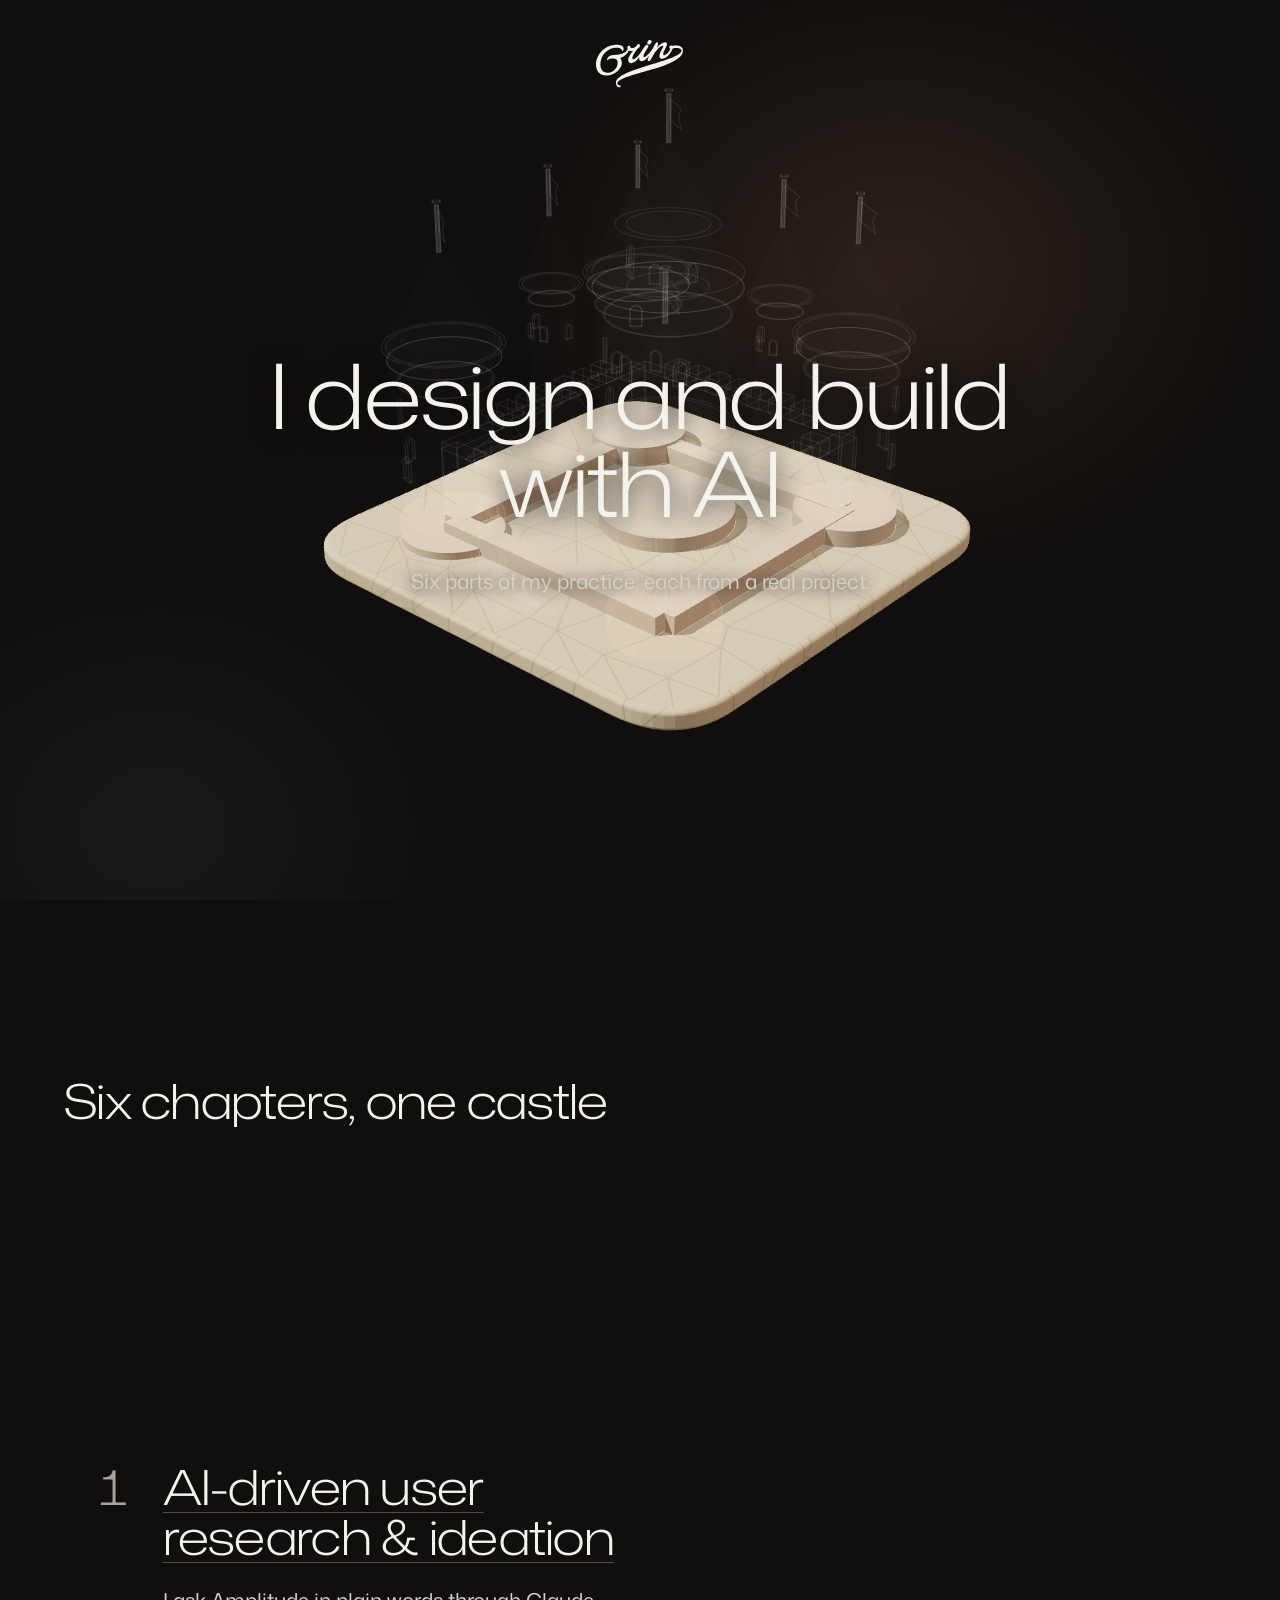
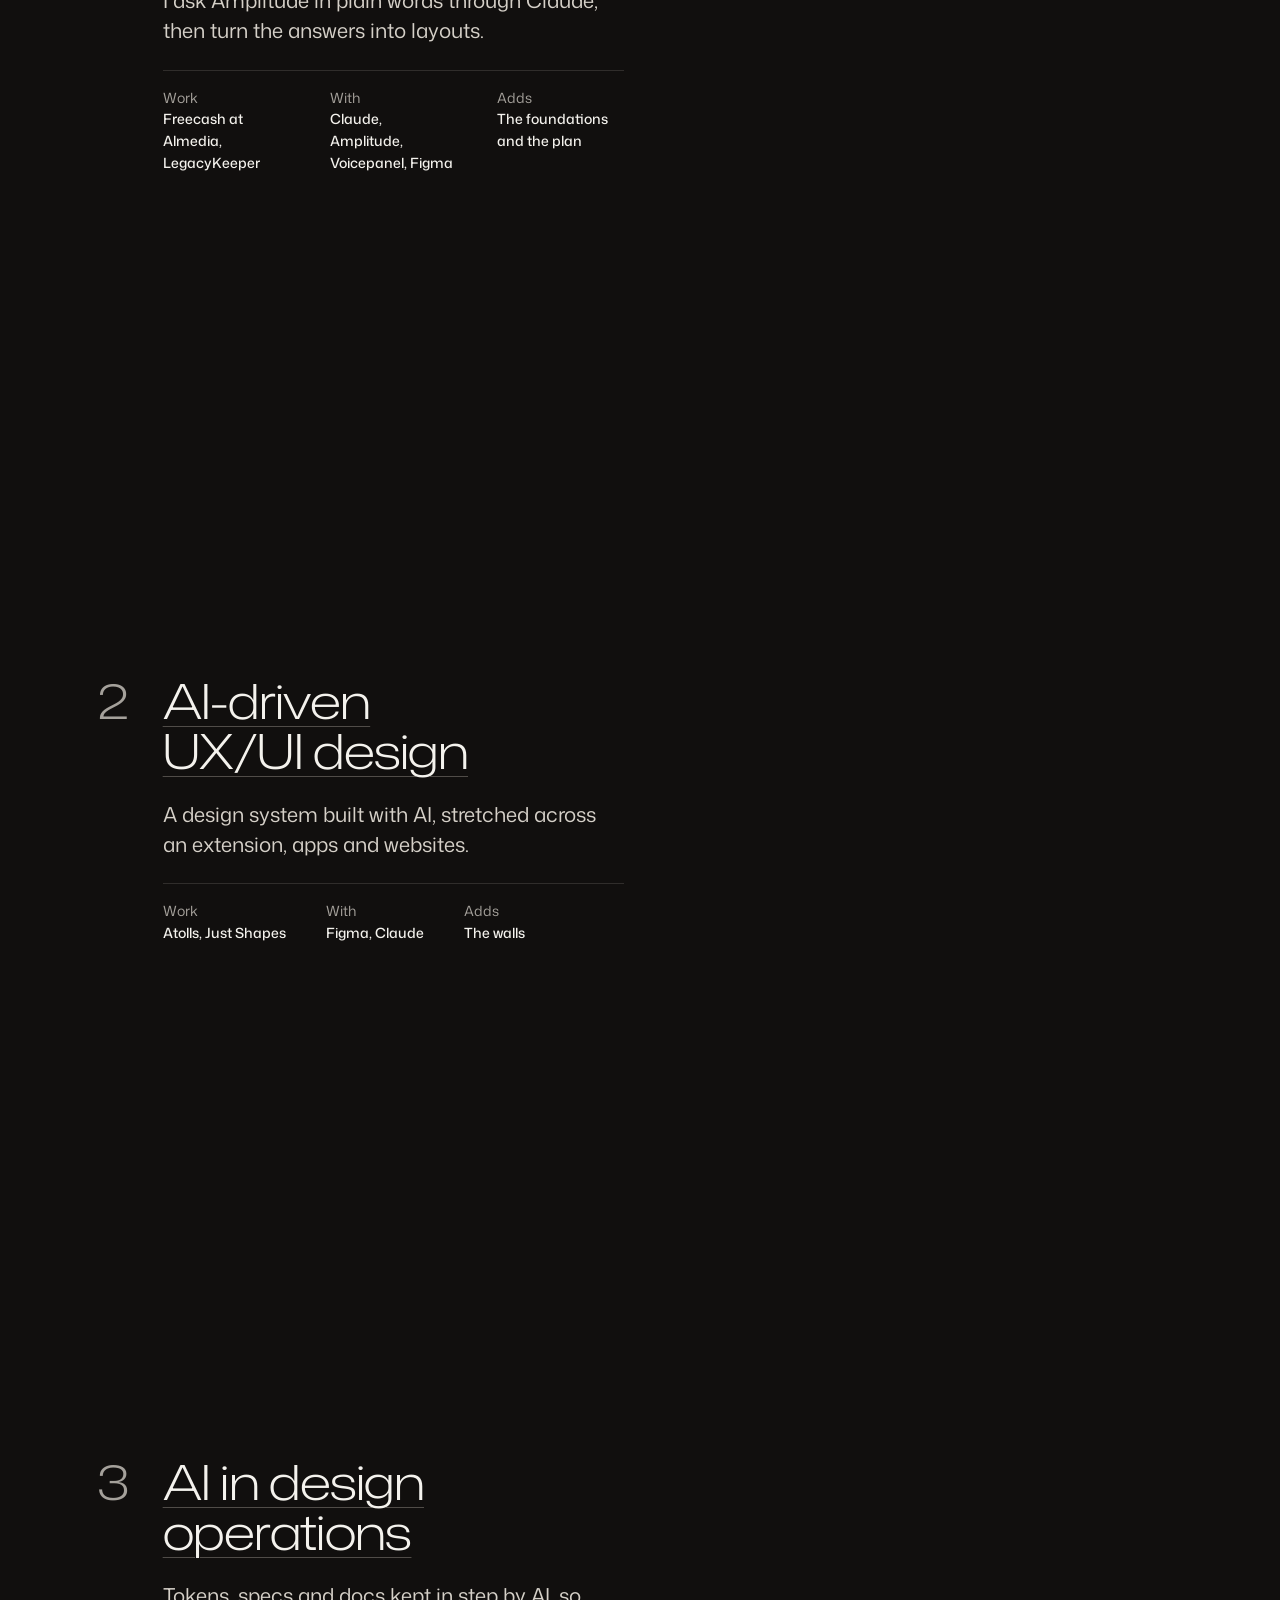
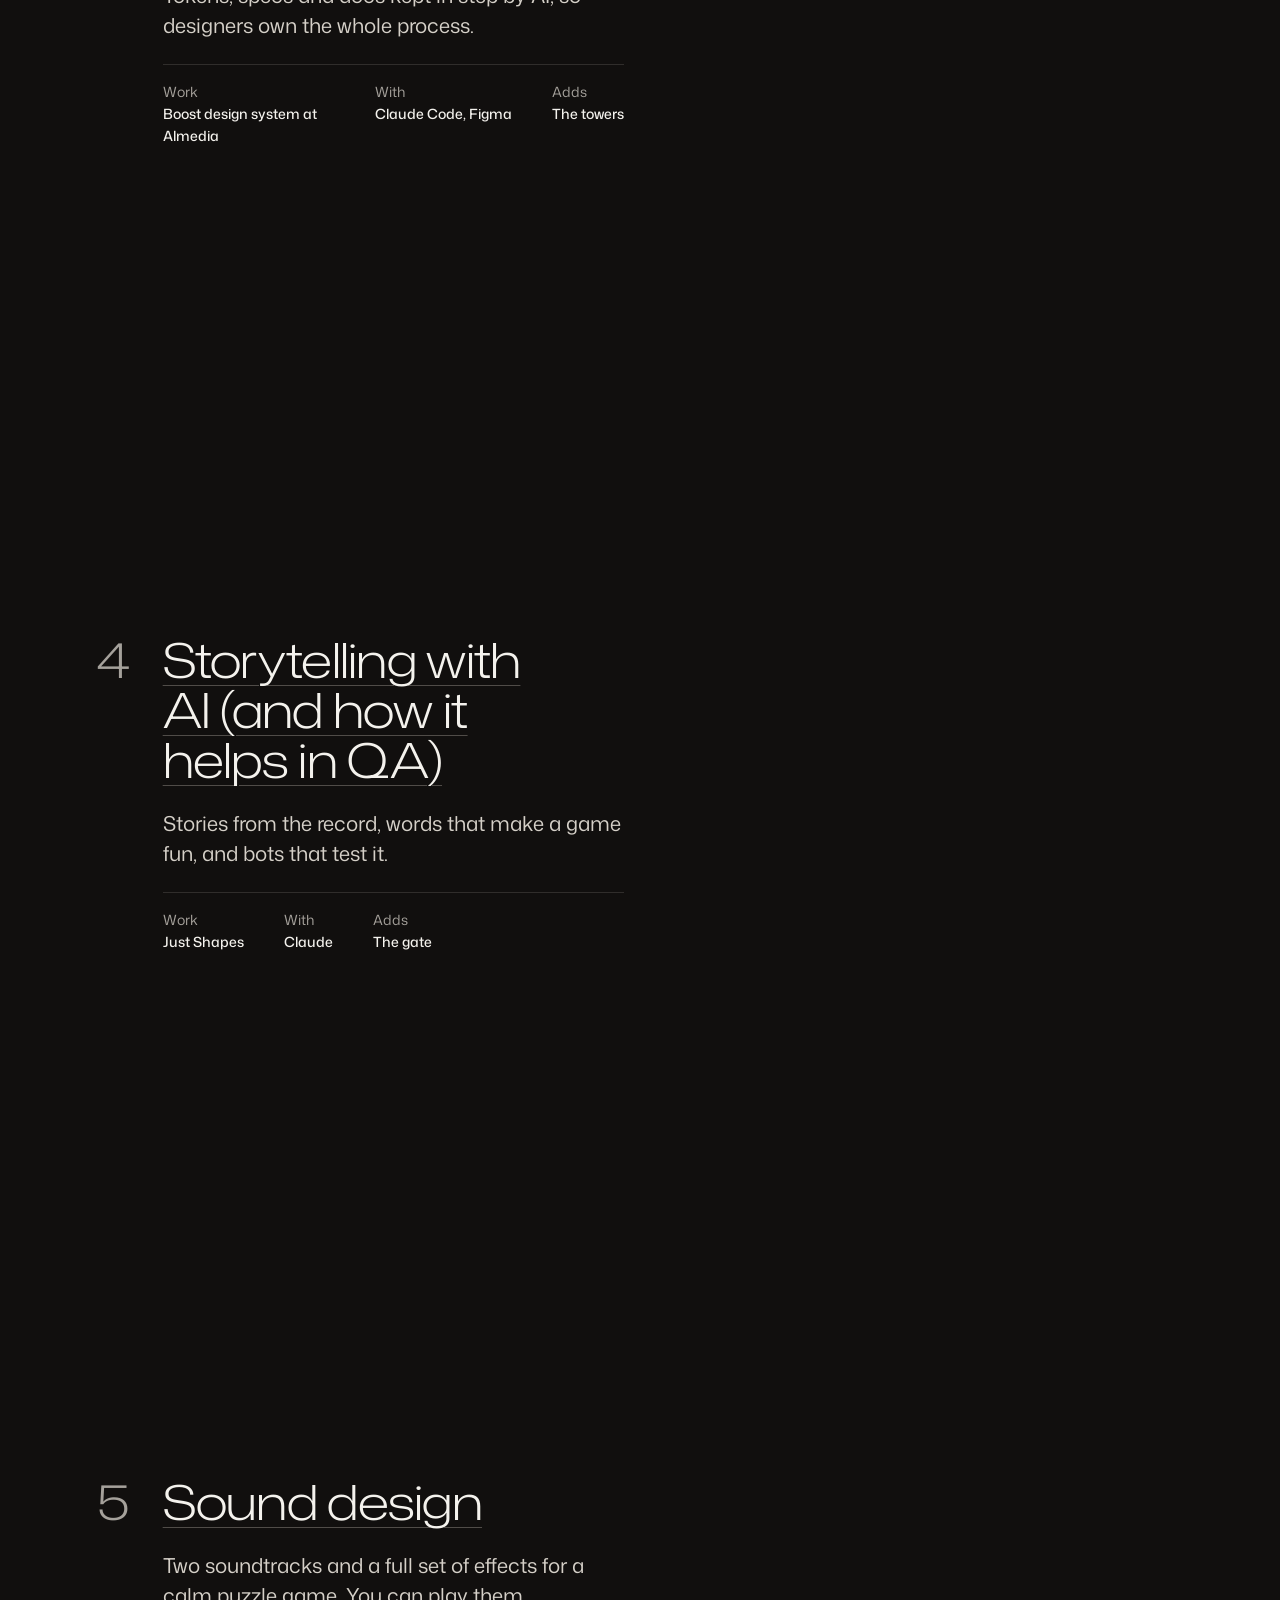
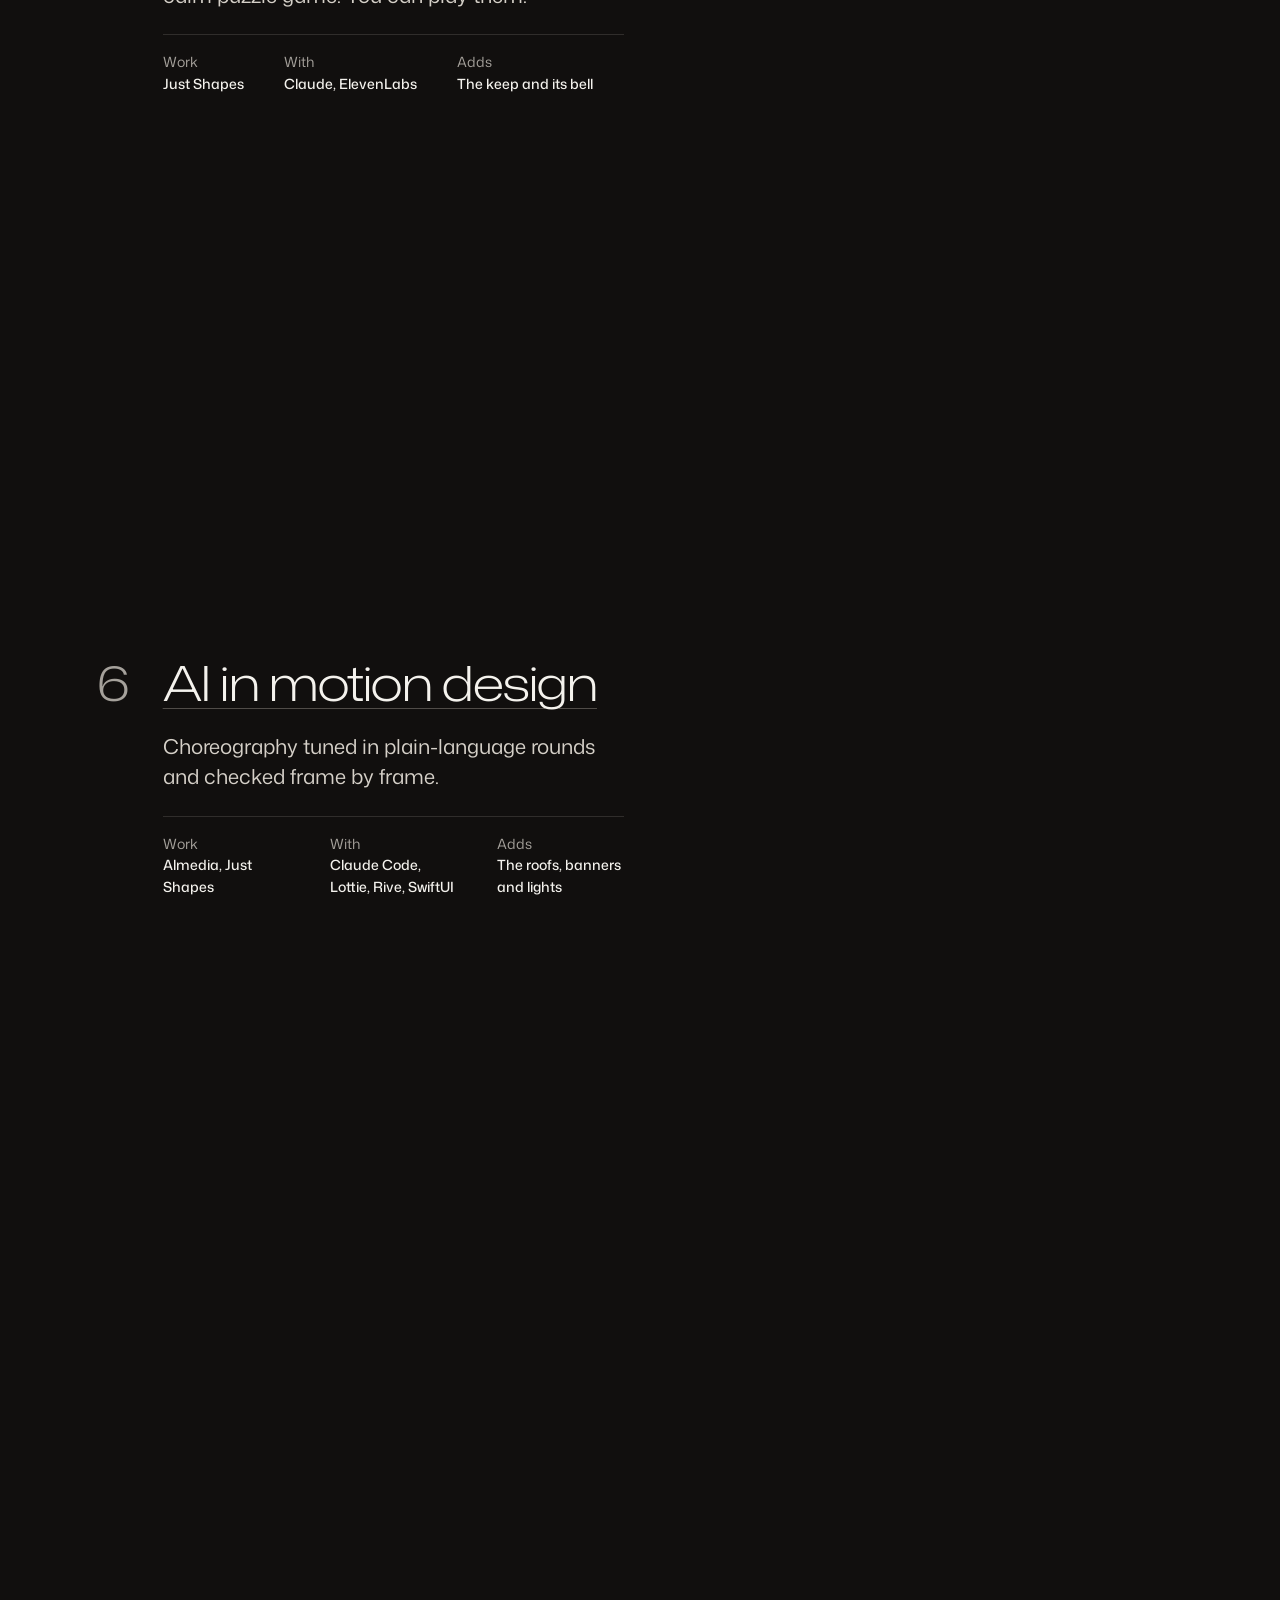
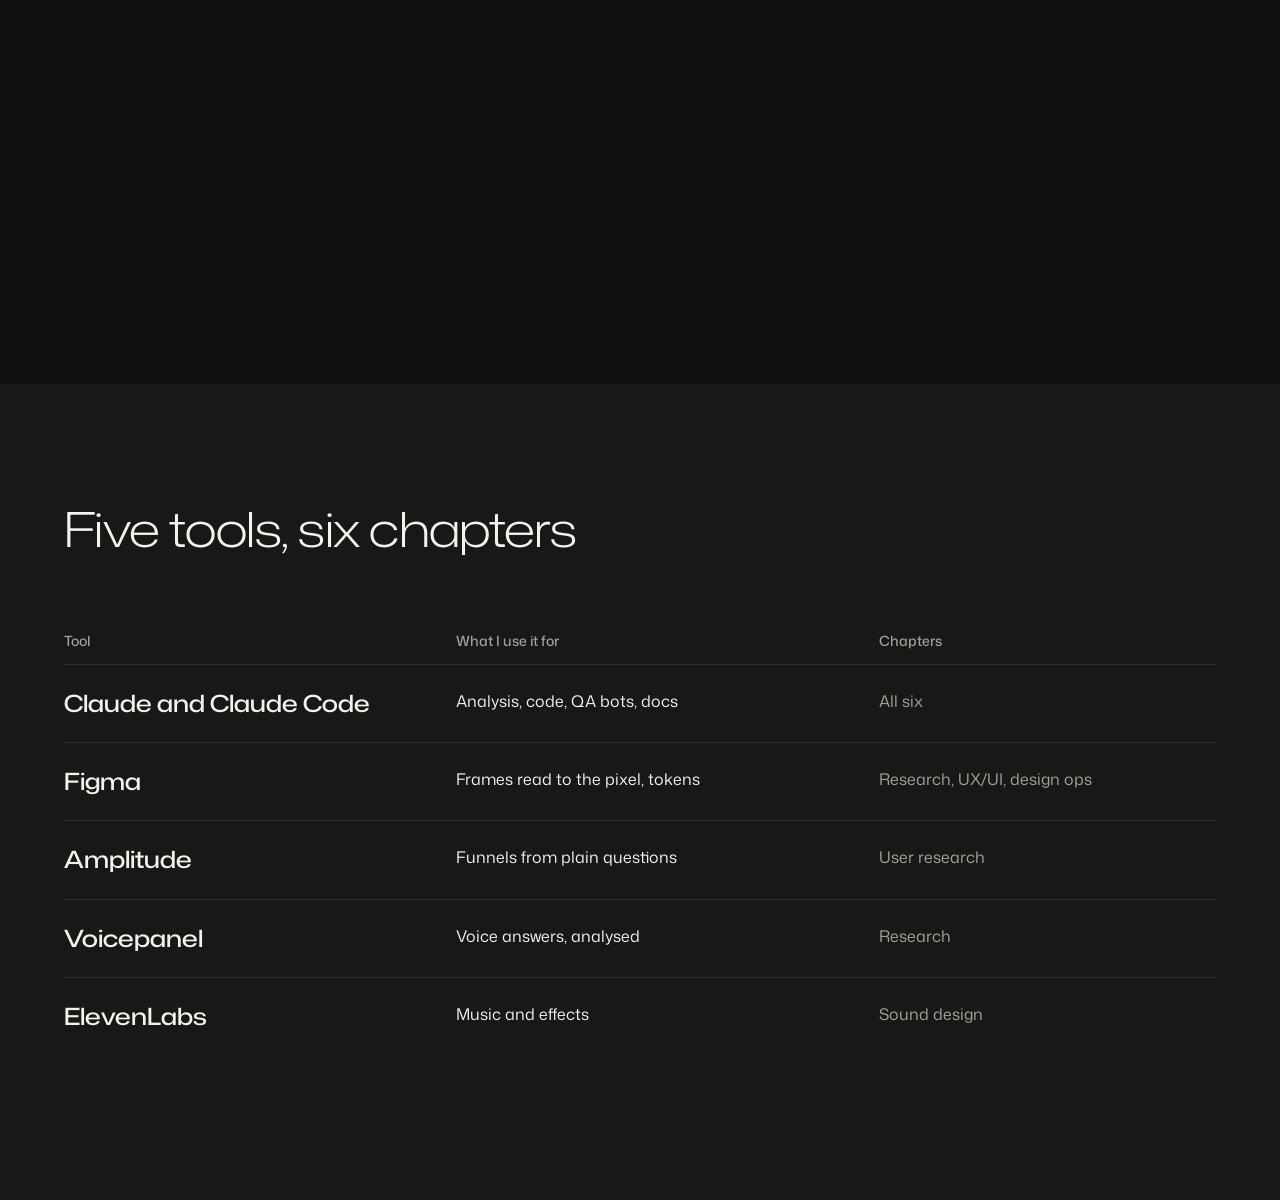
<file: index.html>
<!doctype html>
<html lang="en">
<head>
<meta charset="utf-8">
<meta name="viewport" content="width=device-width, initial-scale=1">
<title>Vadym Grin: designing and building with AI</title>
<meta name="description" content="Six chapters on how Vadym Grin uses AI across research and ideation, UX/UI, design operations, storytelling and QA, sound and motion.">
<link rel="icon" href="assets/favicon.svg" type="image/svg+xml">
<link rel="preconnect" href="https://fonts.googleapis.com">
<link rel="preconnect" href="https://fonts.gstatic.com" crossorigin>
<link href="https://fonts.googleapis.com/css2?family=Mona+Sans:wdth,wght@100,400;100,500;125,300&display=swap" rel="stylesheet">
<link rel="stylesheet" href="styles.css?v=mvtjvses">
<script>document.documentElement.classList.add('js');</script>
</head>
<body>
<a class="skip" href="#main">Skip to content</a>
<canvas class="castle" aria-hidden="true"></canvas>

<header class="mast">
  <div class="container">
    <a class="mark" href="./" aria-label="Vadym Grin, home">
      <svg viewBox="0 0 52 28" width="78" height="42" aria-hidden="true"><path fill="currentColor" d="M40.873 1.34044C41.7499 1.34054 41.9844 2.06941 41.9844 2.5377C41.9841 3.63814 39.6937 6.87916 39.6934 8.46544C39.6934 8.80146 39.8903 9.04243 40.2715 9.04259C41.5776 9.04259 43.7461 6.35788 43.9883 5.2047C43.4591 4.94798 43.3243 4.67904 43.3242 4.26134C43.3242 3.69608 43.6585 3.2047 44.415 3.2047C45.0699 3.20476 45.3887 3.54259 45.3887 3.54259C45.3937 3.54112 46.1906 3.30919 47.3838 3.30919L47.376 3.30821C49.2341 3.30822 51.3954 3.88704 51.3955 6.20079C51.3955 16.7907 12.6775 19.7809 12.6758 25.8248C12.6758 26.2805 13.3874 27.0121 14.7158 27.0123C14.7346 27.356 14.2932 28.1012 13.6357 27.9879C12.5443 27.7989 11.7979 26.836 11.7979 25.3922C11.7979 17.082 50.5303 12.3089 50.5303 6.24962C50.53 5.67047 49.9846 4.72325 47.166 4.72325C46.0119 4.72331 45.3555 4.96349 45.3555 4.96349C45.3401 5.00137 42.8996 11.0189 39.0137 11.0191C38.4127 11.0191 37.499 10.7241 37.499 9.53185C37.4992 7.32257 39.7556 4.54571 39.7559 3.67442C39.7559 3.46418 39.6745 3.34532 39.4863 3.34532C36.9632 3.34547 33.9082 8.8463 33.9082 8.8463C32.8455 10.8492 31.7872 12.526 31.377 12.526C30.8138 12.5258 30.4941 12.2045 30.4941 11.7262C30.4944 11.4665 30.8918 10.4949 31.4688 9.24278C30.0924 10.9384 28.4464 12.5435 27.1504 12.5436C25.9333 12.5436 25.5107 11.7134 25.5107 11.0084C25.5108 10.7479 25.5586 10.4309 25.6426 10.0748C24.3327 11.8323 22.51 13.6744 20.8525 13.6744C19.1955 13.6742 19.0039 12.2903 19.0039 11.5602C19.004 9.60252 21.9248 6.28282 21.9248 6.28282C21.9248 6.28282 21.5557 6.53375 20.8193 6.5338C20.4078 6.5338 19.8758 6.44994 19.4229 6.1881C18.6023 7.81081 17.0112 9.93234 14.1406 10.6022C14.8494 11.1787 15.2842 12.1406 15.2842 13.5719C15.2842 16.4649 11.8013 20.9654 5.84277 20.9654C0.845911 20.9652 9.66778e-05 16.3699 0 14.7809C0 7.8857 5.81219 2.80138 12.4746 2.80138C14.428 2.80148 16.3838 3.44804 16.3838 5.37657C16.3837 6.12679 15.6896 6.65265 15.5391 6.71056C15.4191 6.75809 15.3829 6.6423 15.4014 6.59923C15.4352 6.52001 15.4511 6.45418 15.4512 6.34239C15.4512 5.79727 14.814 4.51036 12.1553 4.51036C6.64601 4.51046 2.5957 8.98124 2.5957 14.4928C2.59588 16.7285 3.79562 19.3931 6.70996 19.3932C9.24314 19.3932 12.7889 17.2885 12.7891 13.3834C12.7891 11.0005 10.703 10.8419 9.46582 10.9576C7.71429 11.1716 7.10862 11.5951 6.83008 11.9791C6.78867 12.037 6.72374 12.0268 6.6748 11.9664C6.6135 11.8894 6.57812 11.7097 6.57812 11.5865C6.57819 10.8612 7.06425 8.65695 12.125 8.65685C16.2379 8.65685 17.9945 6.86905 18.7373 5.5006C18.5806 5.21617 18.4844 4.86004 18.4844 4.41466C18.4844 3.73987 19.0514 3.35997 19.5684 3.35997C20.085 3.36004 20.2528 3.67288 20.2529 3.90196C20.2529 4.10843 20.1934 4.192 20.1934 4.192C20.1941 4.20702 20.2302 4.78571 21.1465 4.78575C22.4835 4.78575 23.7252 3.82336 23.7422 3.81017C23.7422 3.81017 24.3075 2.41368 25.3213 2.41368C25.7338 2.41397 26.0476 2.93882 26.0479 3.37169C26.0479 4.3012 24.5014 5.15462 24.4902 5.16075C24.4902 5.16075 21.5005 8.96624 21.5 10.5729C21.5 11.055 21.7352 11.3434 22.1191 11.3434C24.1587 11.3431 27.2796 6.09247 27.293 6.06993C28.2488 4.30023 29.3619 2.80394 30.0068 2.80333C30.5514 2.80333 30.9922 3.19351 30.9922 3.67442C30.9918 4.31685 28.0547 8.20664 28.0547 9.55235C28.0547 9.79908 28.0802 10.0748 28.4365 10.0748C30.355 10.0745 33.7842 4.58458 33.7842 4.58458C34.7363 2.77713 35.569 1.34195 35.7461 1.34142C36.2416 1.34142 36.6834 1.57054 36.6836 2.35704C36.6836 2.6894 36.4073 3.49927 35.9795 4.52403C37.3521 2.93526 39.1566 1.34044 40.873 1.34044ZM31.3926 0.0425873C31.9522 -0.160041 32.9258 0.388827 32.9258 1.08751V1.08849C32.9258 1.79214 31.9824 2.68201 31.3525 2.68224C31.0552 2.68224 30.2864 2.33253 30.2861 1.84923C30.2861 1.17318 30.8568 0.236463 31.3926 0.0425873Z"/></svg>
    </a>
  </div>
</header>

<main id="main">
  <section class="hero" aria-labelledby="hero-head">
    <div class="container hero__grid">
      <h1 id="hero-head" class="settle">I design and build<br>with AI</h1>
      <div class="hero__foot settle">
        <p class="lead">Six parts of my practice, each from a real project.</p>
      </div>
    </div>
  </section>

  <section class="chapters" id="chapters" aria-labelledby="chapters-head">
    <div class="container chapters__intro">
      <h2 id="chapters-head">Six chapters, one castle</h2>
    </div>

    <ol class="bands">
      <li class="band" data-part="0">
        <div class="container band__inner" data-reveal>
          <h3 class="band__title"><a href="chapters/research.html">AI-driven user research &amp; ideation</a></h3>
          <p class="band__line">I ask Amplitude in plain words through Claude, then turn the answers into layouts.</p>
          <dl class="band__meta">
            <div><dt>Work</dt><dd>Freecash at Almedia, LegacyKeeper</dd></div>
            <div><dt>With</dt><dd>Claude, Amplitude, Voicepanel, Figma</dd></div>
            <div><dt>Adds</dt><dd>The foundations and the plan</dd></div>
          </dl>
        </div>
      </li>
      <li class="band" data-part="1">
        <div class="container band__inner" data-reveal>
          <h3 class="band__title"><a href="chapters/ux-ui.html">AI-driven UX/UI design</a></h3>
          <p class="band__line">A design system built with AI, stretched across an extension, apps and websites.</p>
          <dl class="band__meta">
            <div><dt>Work</dt><dd>Atolls, Just Shapes</dd></div>
            <div><dt>With</dt><dd>Figma, Claude</dd></div>
            <div><dt>Adds</dt><dd>The walls</dd></div>
          </dl>
        </div>
      </li>
      <li class="band" data-part="2">
        <div class="container band__inner" data-reveal>
          <h3 class="band__title"><a href="chapters/design-ops.html">AI in design operations</a></h3>
          <p class="band__line">Tokens, specs and docs kept in step by AI, so designers own the whole process.</p>
          <dl class="band__meta">
            <div><dt>Work</dt><dd>Boost design system at Almedia</dd></div>
            <div><dt>With</dt><dd>Claude Code, Figma</dd></div>
            <div><dt>Adds</dt><dd>The towers</dd></div>
          </dl>
        </div>
      </li>
      <li class="band" data-part="3">
        <div class="container band__inner" data-reveal>
          <h3 class="band__title"><a href="chapters/storytelling.html">Storytelling with AI (and how it helps in QA)</a></h3>
          <p class="band__line">Stories from the record, words that make a game fun, and bots that test it.</p>
          <dl class="band__meta">
            <div><dt>Work</dt><dd>Just Shapes</dd></div>
            <div><dt>With</dt><dd>Claude</dd></div>
            <div><dt>Adds</dt><dd>The gate</dd></div>
          </dl>
        </div>
      </li>
      <li class="band" data-part="4">
        <div class="container band__inner" data-reveal>
          <h3 class="band__title"><a href="chapters/sound.html">Sound design</a></h3>
          <p class="band__line">Two soundtracks and a full set of effects for a calm puzzle game. You can play them.</p>
          <dl class="band__meta">
            <div><dt>Work</dt><dd>Just Shapes</dd></div>
            <div><dt>With</dt><dd>Claude, ElevenLabs</dd></div>
            <div><dt>Adds</dt><dd>The keep and its bell</dd></div>
          </dl>
        </div>
      </li>
      <li class="band" data-part="5">
        <div class="container band__inner" data-reveal>
          <h3 class="band__title"><a href="chapters/motion.html">AI in motion design</a></h3>
          <p class="band__line">Choreography tuned in plain-language rounds and checked frame by frame.</p>
          <dl class="band__meta">
            <div><dt>Work</dt><dd>Almedia, Just Shapes</dd></div>
            <div><dt>With</dt><dd>Claude Code, Lottie, Rive, SwiftUI</dd></div>
            <div><dt>Adds</dt><dd>The roofs, banners and lights</dd></div>
          </dl>
        </div>
      </li>
    </ol>
  </section>

  <section class="finish" data-castle="finish" aria-hidden="true">  </section>

  <section class="tools" aria-labelledby="tools-head">
    <div class="container">
      <div class="tools__head">
        <h2 id="tools-head">Five tools, six chapters</h2>
      </div>
      <table class="table">
        <thead><tr><th scope="col">Tool</th><th scope="col">What I use it for</th><th scope="col">Chapters</th></tr></thead>
        <tbody>
          <tr><th scope="row">Claude and Claude Code</th><td>Analysis, code, QA bots, docs</td><td>All six</td></tr>
          <tr><th scope="row">Figma</th><td>Frames read to the pixel, tokens</td><td>Research, UX/UI, design ops</td></tr>
          <tr><th scope="row">Amplitude</th><td>Funnels from plain questions</td><td>User research</td></tr>
          <tr><th scope="row">Voicepanel</th><td>Voice answers, analysed</td><td>Research</td></tr>
          <tr><th scope="row">ElevenLabs</th><td>Music and effects</td><td>Sound design</td></tr>
        </tbody>
      </table>
    </div>
  </section>
</main>


<script type="module" src="assets/site.js?v=mvtjvses"></script>
</body>
</html>
</file>
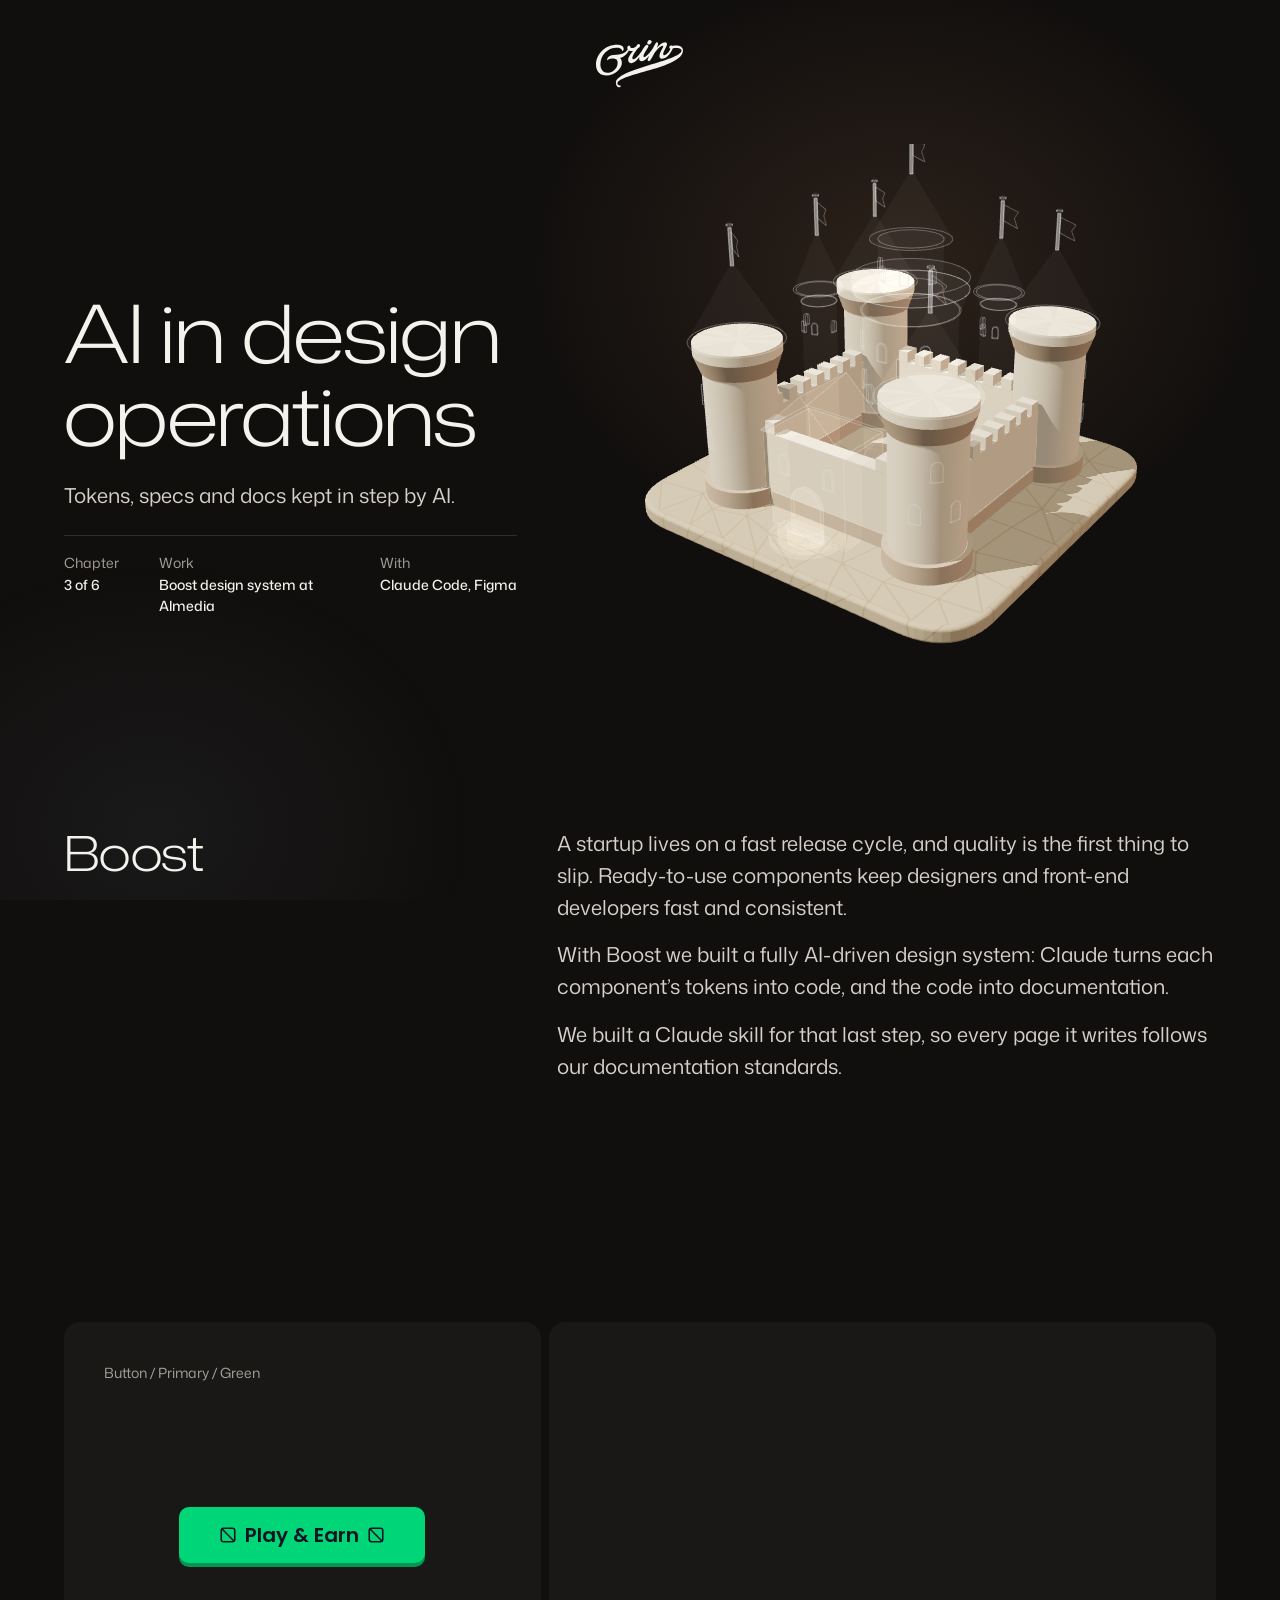
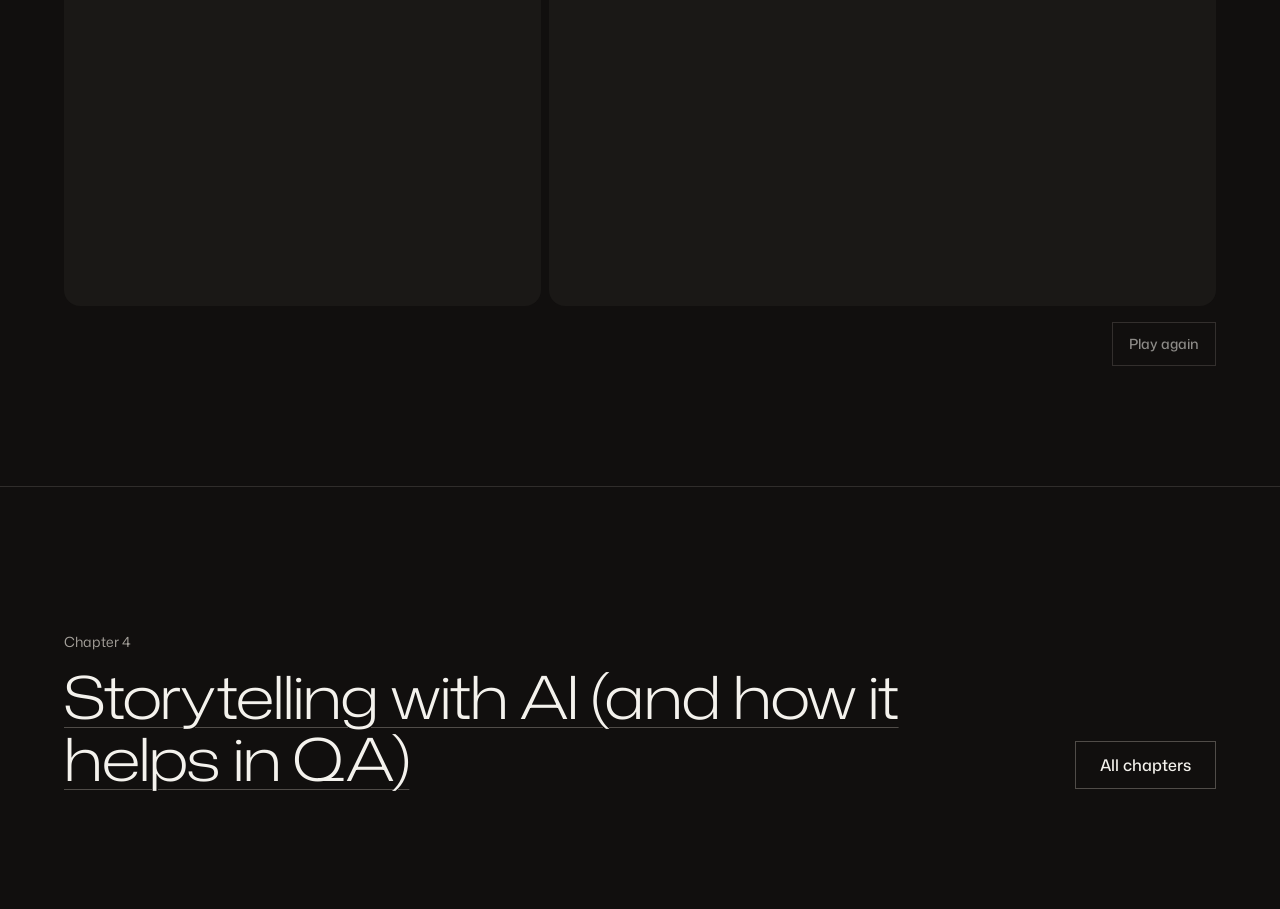
<file: chapters/design-ops.html>
<!doctype html>
<html lang="en">
<head>
<meta charset="utf-8">
<meta name="viewport" content="width=device-width, initial-scale=1">
<title>AI in design operations: Vadym Grin</title>
<meta name="description" content="Tokens, specs and docs kept in step by AI.">
<link rel="icon" href="../assets/favicon.svg" type="image/svg+xml">
<link rel="preconnect" href="https://fonts.googleapis.com">
<link rel="preconnect" href="https://fonts.gstatic.com" crossorigin>
<link href="https://fonts.googleapis.com/css2?family=Mona+Sans:wdth,wght@100,400;100,500;125,300&family=Poppins:wght@600&display=swap" rel="stylesheet">
<link rel="stylesheet" href="../styles.css?v=mvtjvses">
<script>document.documentElement.classList.add('js');</script>
</head>
<body class="is-chapter">
<a class="skip" href="#main">Skip to content</a>
<header class="mast">
  <div class="container">
    <a class="mark" href="../" aria-label="Vadym Grin, home">
      <svg viewBox="0 0 52 28" width="78" height="42" aria-hidden="true"><path fill="currentColor" d="M40.873 1.34044C41.7499 1.34054 41.9844 2.06941 41.9844 2.5377C41.9841 3.63814 39.6937 6.87916 39.6934 8.46544C39.6934 8.80146 39.8903 9.04243 40.2715 9.04259C41.5776 9.04259 43.7461 6.35788 43.9883 5.2047C43.4591 4.94798 43.3243 4.67904 43.3242 4.26134C43.3242 3.69608 43.6585 3.2047 44.415 3.2047C45.0699 3.20476 45.3887 3.54259 45.3887 3.54259C45.3937 3.54112 46.1906 3.30919 47.3838 3.30919L47.376 3.30821C49.2341 3.30822 51.3954 3.88704 51.3955 6.20079C51.3955 16.7907 12.6775 19.7809 12.6758 25.8248C12.6758 26.2805 13.3874 27.0121 14.7158 27.0123C14.7346 27.356 14.2932 28.1012 13.6357 27.9879C12.5443 27.7989 11.7979 26.836 11.7979 25.3922C11.7979 17.082 50.5303 12.3089 50.5303 6.24962C50.53 5.67047 49.9846 4.72325 47.166 4.72325C46.0119 4.72331 45.3555 4.96349 45.3555 4.96349C45.3401 5.00137 42.8996 11.0189 39.0137 11.0191C38.4127 11.0191 37.499 10.7241 37.499 9.53185C37.4992 7.32257 39.7556 4.54571 39.7559 3.67442C39.7559 3.46418 39.6745 3.34532 39.4863 3.34532C36.9632 3.34547 33.9082 8.8463 33.9082 8.8463C32.8455 10.8492 31.7872 12.526 31.377 12.526C30.8138 12.5258 30.4941 12.2045 30.4941 11.7262C30.4944 11.4665 30.8918 10.4949 31.4688 9.24278C30.0924 10.9384 28.4464 12.5435 27.1504 12.5436C25.9333 12.5436 25.5107 11.7134 25.5107 11.0084C25.5108 10.7479 25.5586 10.4309 25.6426 10.0748C24.3327 11.8323 22.51 13.6744 20.8525 13.6744C19.1955 13.6742 19.0039 12.2903 19.0039 11.5602C19.004 9.60252 21.9248 6.28282 21.9248 6.28282C21.9248 6.28282 21.5557 6.53375 20.8193 6.5338C20.4078 6.5338 19.8758 6.44994 19.4229 6.1881C18.6023 7.81081 17.0112 9.93234 14.1406 10.6022C14.8494 11.1787 15.2842 12.1406 15.2842 13.5719C15.2842 16.4649 11.8013 20.9654 5.84277 20.9654C0.845911 20.9652 9.66778e-05 16.3699 0 14.7809C0 7.8857 5.81219 2.80138 12.4746 2.80138C14.428 2.80148 16.3838 3.44804 16.3838 5.37657C16.3837 6.12679 15.6896 6.65265 15.5391 6.71056C15.4191 6.75809 15.3829 6.6423 15.4014 6.59923C15.4352 6.52001 15.4511 6.45418 15.4512 6.34239C15.4512 5.79727 14.814 4.51036 12.1553 4.51036C6.64601 4.51046 2.5957 8.98124 2.5957 14.4928C2.59588 16.7285 3.79562 19.3931 6.70996 19.3932C9.24314 19.3932 12.7889 17.2885 12.7891 13.3834C12.7891 11.0005 10.703 10.8419 9.46582 10.9576C7.71429 11.1716 7.10862 11.5951 6.83008 11.9791C6.78867 12.037 6.72374 12.0268 6.6748 11.9664C6.6135 11.8894 6.57812 11.7097 6.57812 11.5865C6.57819 10.8612 7.06425 8.65695 12.125 8.65685C16.2379 8.65685 17.9945 6.86905 18.7373 5.5006C18.5806 5.21617 18.4844 4.86004 18.4844 4.41466C18.4844 3.73987 19.0514 3.35997 19.5684 3.35997C20.085 3.36004 20.2528 3.67288 20.2529 3.90196C20.2529 4.10843 20.1934 4.192 20.1934 4.192C20.1941 4.20702 20.2302 4.78571 21.1465 4.78575C22.4835 4.78575 23.7252 3.82336 23.7422 3.81017C23.7422 3.81017 24.3075 2.41368 25.3213 2.41368C25.7338 2.41397 26.0476 2.93882 26.0479 3.37169C26.0479 4.3012 24.5014 5.15462 24.4902 5.16075C24.4902 5.16075 21.5005 8.96624 21.5 10.5729C21.5 11.055 21.7352 11.3434 22.1191 11.3434C24.1587 11.3431 27.2796 6.09247 27.293 6.06993C28.2488 4.30023 29.3619 2.80394 30.0068 2.80333C30.5514 2.80333 30.9922 3.19351 30.9922 3.67442C30.9918 4.31685 28.0547 8.20664 28.0547 9.55235C28.0547 9.79908 28.0802 10.0748 28.4365 10.0748C30.355 10.0745 33.7842 4.58458 33.7842 4.58458C34.7363 2.77713 35.569 1.34195 35.7461 1.34142C36.2416 1.34142 36.6834 1.57054 36.6836 2.35704C36.6836 2.6894 36.4073 3.49927 35.9795 4.52403C37.3521 2.93526 39.1566 1.34044 40.873 1.34044ZM31.3926 0.0425873C31.9522 -0.160041 32.9258 0.388827 32.9258 1.08751V1.08849C32.9258 1.79214 31.9824 2.68201 31.3525 2.68224C31.0552 2.68224 30.2864 2.33253 30.2861 1.84923C30.2861 1.17318 30.8568 0.236463 31.3926 0.0425873Z"/></svg>
    </a>
  </div>
</header>

<main id="main">
  <section class="ch-hero" aria-labelledby="title">
    <div class="container ch-hero__grid">
      <div class="ch-hero__text">
        <h1 id="title" class="settle">AI in design operations</h1>
        <p class="lead settle">Tokens, specs and docs kept in step by AI.</p>
        <dl class="band__meta">
          <div><dt>Chapter</dt><dd>3 of 6</dd></div>
          <div><dt>Work</dt><dd>Boost design system at Almedia</dd></div>
          <div><dt>With</dt><dd>Claude Code, Figma</dd></div>
        </dl>
      </div>
      <figure class="ch-hero__castle">
        <canvas class="castle castle--still" data-part="2" aria-hidden="true"></canvas>
      </figure>
    </div>
  </section>

<section class="ch-text" aria-labelledby="b0"><div class="container ch-split">
  <h2 id="b0">Boost</h2>
  <div class="ch-prose"><p>A startup lives on a fast release cycle, and quality is the first thing to slip. Ready-to-use components keep designers and front-end developers fast and consistent.</p>
    <p>With Boost we built a fully AI-driven design system: Claude turns each component’s tokens into code, and the code into documentation.</p>
    <p>We built a Claude skill for that last step, so every page it writes follows our documentation standards.</p></div>
</div></section>

<section class="ch-boost" aria-labelledby="b1"><div class="container">
  <h2 id="b1" class="visually-hidden">Boost’s primary button, from component to documentation</h2>
  <div class="boost" data-boost>
    <div class="boost__stage">
      <p class="boost__label">Button / Primary / Green</p>
      <div class="boost__hero"><span class="bt bt--live" role="img" aria-label="Boost primary button: Play &amp; Earn"><svg class="bt__icon" viewBox="0 0 16 16" aria-hidden="true"><rect x="2" y="2" width="12" height="12" rx="2"/><path d="M2.5 2.5 13.5 13.5"/></svg><span>Play & Earn</span><svg class="bt__icon" viewBox="0 0 16 16" aria-hidden="true"><rect x="2" y="2" width="12" height="12" rx="2"/><path d="M2.5 2.5 13.5 13.5"/></svg></span></div>
      <ul class="boost__states"><li style="--i: 0"><img class="boost__shot" src="../assets/img/boost/button-default.png" width="376" height="96" alt="Default state" sizes="188px" loading="lazy" decoding="async"><span class="boost__state">Default</span></li><li style="--i: 1"><img class="boost__shot" src="../assets/img/boost/button-hover.png" width="376" height="96" alt="Hover state" sizes="188px" loading="lazy" decoding="async"><span class="boost__state">Hover</span></li><li style="--i: 2"><img class="boost__shot" src="../assets/img/boost/button-pressed.png" width="376" height="96" alt="Pressed state" sizes="188px" loading="lazy" decoding="async"><span class="boost__state">Pressed</span></li><li style="--i: 3"><img class="boost__shot" src="../assets/img/boost/button-disabled.png" width="376" height="96" alt="Disabled state" sizes="188px" loading="lazy" decoding="async"><span class="boost__state">Disabled</span></li></ul>
    </div>
    <div class="boost__out">
      <pre class="boost__code" aria-hidden="true"><code><span class="cl cl--c" style="--i: 0">/* Boost · Button / Primary / Green */</span><span class="cl cl--s" style="--i: 1">.button-primary {</span><span class="cl cl--d" style="--i: 2">  background: <span class="tk-v">var(--core-freecash-green-500)</span>;</span><span class="cl cl--d" style="--i: 3">  box-shadow: <span class="tk-n">0 4px 0 0</span> <span class="tk-v">var(--core-freecash-green-700)</span>;</span><span class="cl cl--d" style="--i: 4">  color: <span class="tk-v">var(--core-grey-blue-900)</span>;</span><span class="cl cl--d" style="--i: 5">  border-radius: <span class="tk-n">8px</span>;</span><span class="cl cl--d" style="--i: 6">  transition: background <span class="tk-n">200ms</span> <span class="tk-n">cubic-bezier(0.25, 0.46, 0.45, 0.94)</span>;</span><span class="cl cl--s" style="--i: 7">}</span><span class="cl cl--s" style="--i: 8">.button-primary:hover {</span><span class="cl cl--d" style="--i: 9">  background: <span class="tk-v">var(--core-freecash-green-600)</span>;</span><span class="cl cl--s" style="--i: 10">}</span><span class="cl cl--s" style="--i: 11">.button-primary:active {</span><span class="cl cl--d" style="--i: 12">  transform: translateY(<span class="tk-n">4px</span>);</span><span class="cl cl--d" style="--i: 13">  box-shadow: none;</span><span class="cl cl--d" style="--i: 14">  transition-duration: <span class="tk-n">90ms</span>;</span><span class="cl cl--s" style="--i: 15">}</span><span class="cl cl--s" style="--i: 16">.button-primary:disabled {</span><span class="cl cl--d" style="--i: 17">  background: <span class="tk-v">var(--core-grey-blue-400)</span>;</span><span class="cl cl--d" style="--i: 18">  color: <span class="tk-v">var(--core-grey-blue-200)</span>;</span><span class="cl cl--s" style="--i: 19">}</span></code></pre>
      <article class="doc" aria-label="The documentation page Claude produced">
        <header class="doc__head"><p class="doc__title">Button / Primary</p><p class="doc__lede">Gamified depth: the button sits on a 4px shadow and presses into it.</p></header>
        <table class="doc__table">
          <thead><tr><th scope="col">State</th><th scope="col">Background</th><th scope="col">Shadow</th><th scope="col">Content</th></tr></thead>
          <tbody><tr style="--i: 0"><th scope="row"><span class="doc__state"><span class="bt bt--default" aria-hidden="true"><svg class="bt__icon" viewBox="0 0 16 16" aria-hidden="true"><rect x="2" y="2" width="12" height="12" rx="2"/><path d="M2.5 2.5 13.5 13.5"/></svg><span>Play & Earn</span><svg class="bt__icon" viewBox="0 0 16 16" aria-hidden="true"><rect x="2" y="2" width="12" height="12" rx="2"/><path d="M2.5 2.5 13.5 13.5"/></svg></span><span>Default</span></span></th><td><span class="doc__sw" style="--c: var(--boost-green-500)"></span>freecash-green.500</td><td><span class="doc__sw" style="--c: var(--boost-green-700)"></span>freecash-green.700<small>0 4px 0 0</small></td><td><span class="doc__sw" style="--c: var(--boost-grey-blue-900)"></span>grey-blue.900</td></tr><tr style="--i: 1"><th scope="row"><span class="doc__state"><span class="bt bt--hover" aria-hidden="true"><svg class="bt__icon" viewBox="0 0 16 16" aria-hidden="true"><rect x="2" y="2" width="12" height="12" rx="2"/><path d="M2.5 2.5 13.5 13.5"/></svg><span>Play & Earn</span><svg class="bt__icon" viewBox="0 0 16 16" aria-hidden="true"><rect x="2" y="2" width="12" height="12" rx="2"/><path d="M2.5 2.5 13.5 13.5"/></svg></span><span>Hover</span></span></th><td><span class="doc__sw" style="--c: var(--boost-green-600)"></span>freecash-green.600</td><td><span class="doc__sw" style="--c: var(--boost-green-700)"></span>freecash-green.700<small>0 4px 0 0</small></td><td><span class="doc__sw" style="--c: var(--boost-grey-blue-900)"></span>grey-blue.900</td></tr><tr style="--i: 2"><th scope="row"><span class="doc__state"><span class="bt bt--pressed" aria-hidden="true"><svg class="bt__icon" viewBox="0 0 16 16" aria-hidden="true"><rect x="2" y="2" width="12" height="12" rx="2"/><path d="M2.5 2.5 13.5 13.5"/></svg><span>Play & Earn</span><svg class="bt__icon" viewBox="0 0 16 16" aria-hidden="true"><rect x="2" y="2" width="12" height="12" rx="2"/><path d="M2.5 2.5 13.5 13.5"/></svg></span><span>Pressed</span></span></th><td><span class="doc__sw" style="--c: var(--boost-green-500)"></span>freecash-green.500</td><td><small>none</small></td><td><span class="doc__sw" style="--c: var(--boost-grey-blue-900)"></span>grey-blue.900</td></tr><tr style="--i: 3"><th scope="row"><span class="doc__state"><span class="bt bt--disabled" aria-hidden="true"><svg class="bt__icon" viewBox="0 0 16 16" aria-hidden="true"><rect x="2" y="2" width="12" height="12" rx="2"/><path d="M2.5 2.5 13.5 13.5"/></svg><span>Play & Earn</span><svg class="bt__icon" viewBox="0 0 16 16" aria-hidden="true"><rect x="2" y="2" width="12" height="12" rx="2"/><path d="M2.5 2.5 13.5 13.5"/></svg></span><span>Disabled</span></span></th><td><span class="doc__sw" style="--c: var(--boost-grey-blue-400)"></span>grey-blue.400</td><td><small>none</small></td><td><span class="doc__sw" style="--c: var(--boost-grey-blue-200)"></span>grey-blue.200</td></tr></tbody>
        </table>
        <dl class="doc__motion" style="--i: 4"><div><dt>Hover</dt><dd>180–220ms, cubic-bezier(0.25, 0.46, 0.45, 0.94)</dd></div><div><dt>Pressed</dt><dd>80–100ms, ease-out</dd></div></dl>
      </article>
    </div>
  </div>
  <div class="boost__foot"><button class="btn btn--secondary btn--small" type="button" data-boost-replay>Play again</button></div>
</div></section>

  <nav class="ch-next" aria-label="Chapters">
    <div class="container ch-next__grid">
      <a class="ch-next__link" href="storytelling.html"><span class="ch-next__label">Chapter 4</span><span class="ch-next__title">Storytelling with AI (and how it helps in QA)</span></a>
      <a class="btn btn--secondary" href="../#chapters">All chapters</a>
    </div>
  </nav>
</main>


<script type="module" src="../assets/site.js?v=mvtjvses"></script>
</body>
</html>
</file>
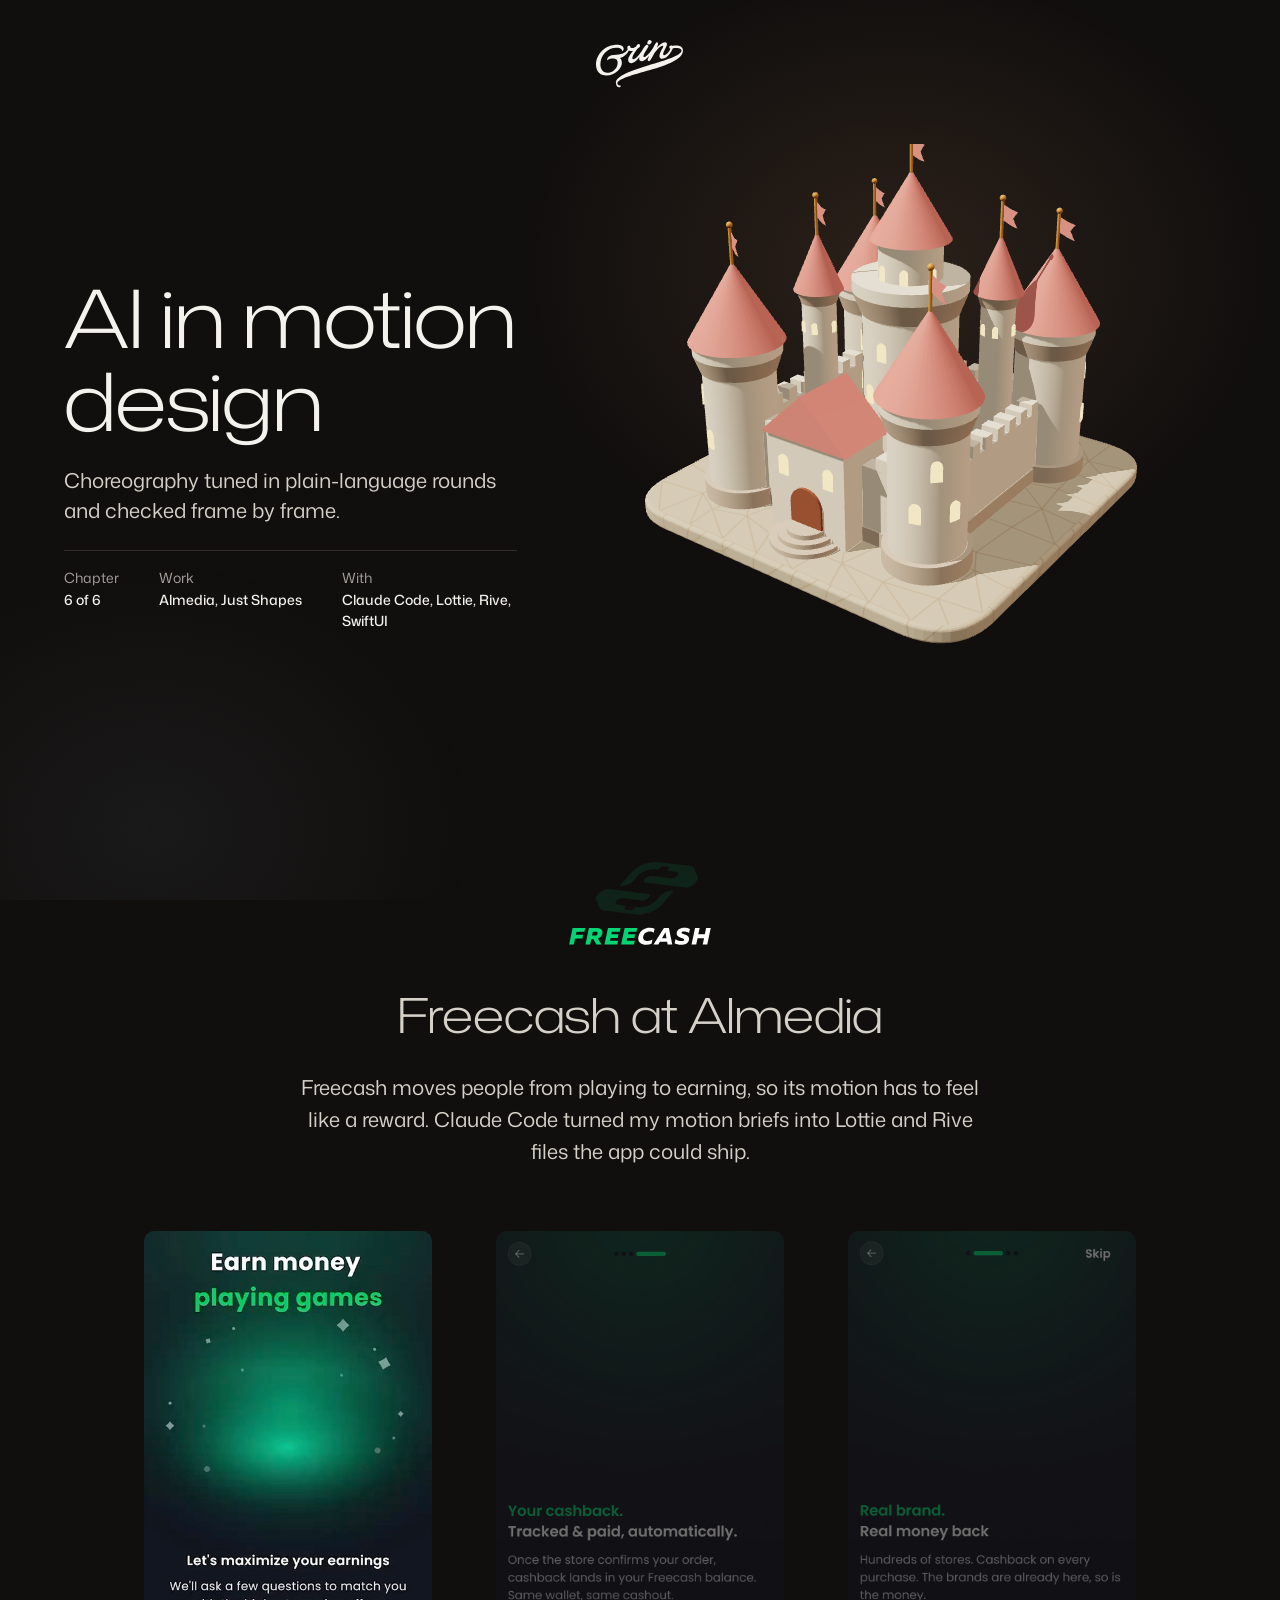
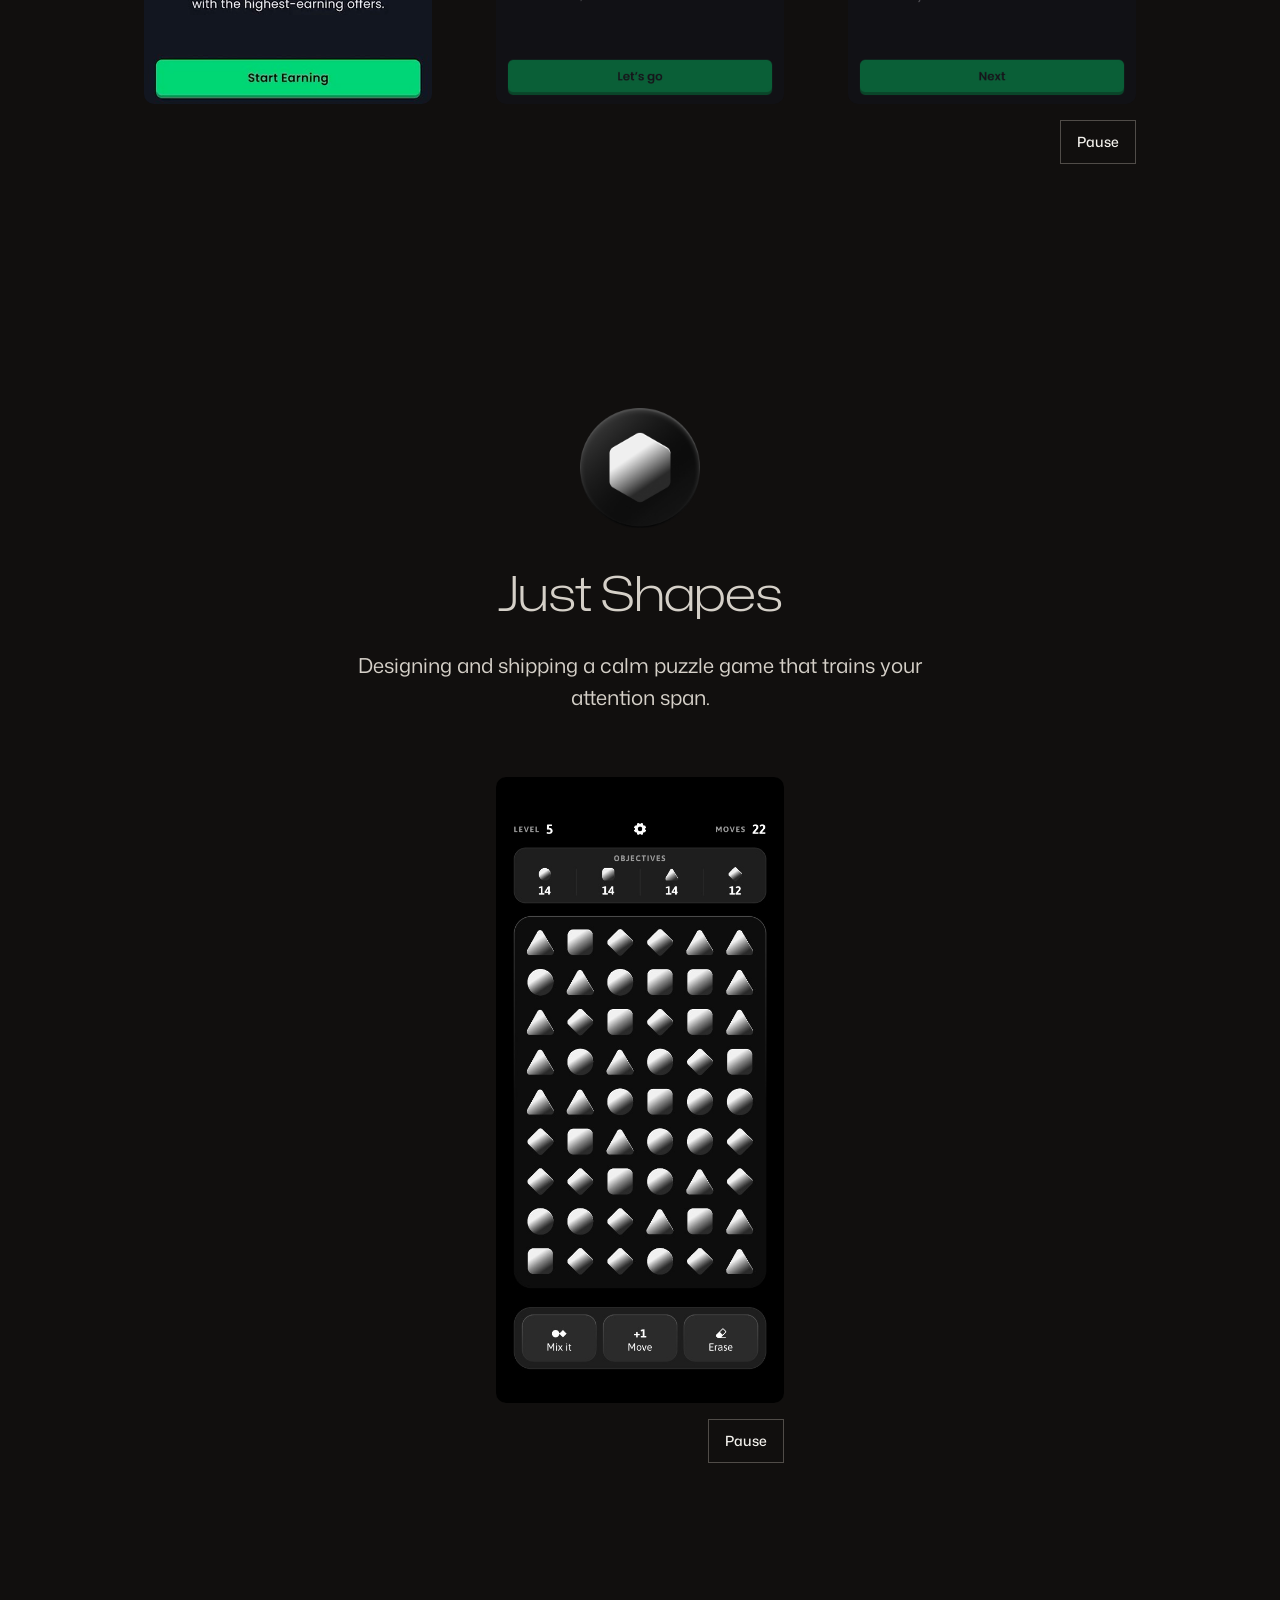
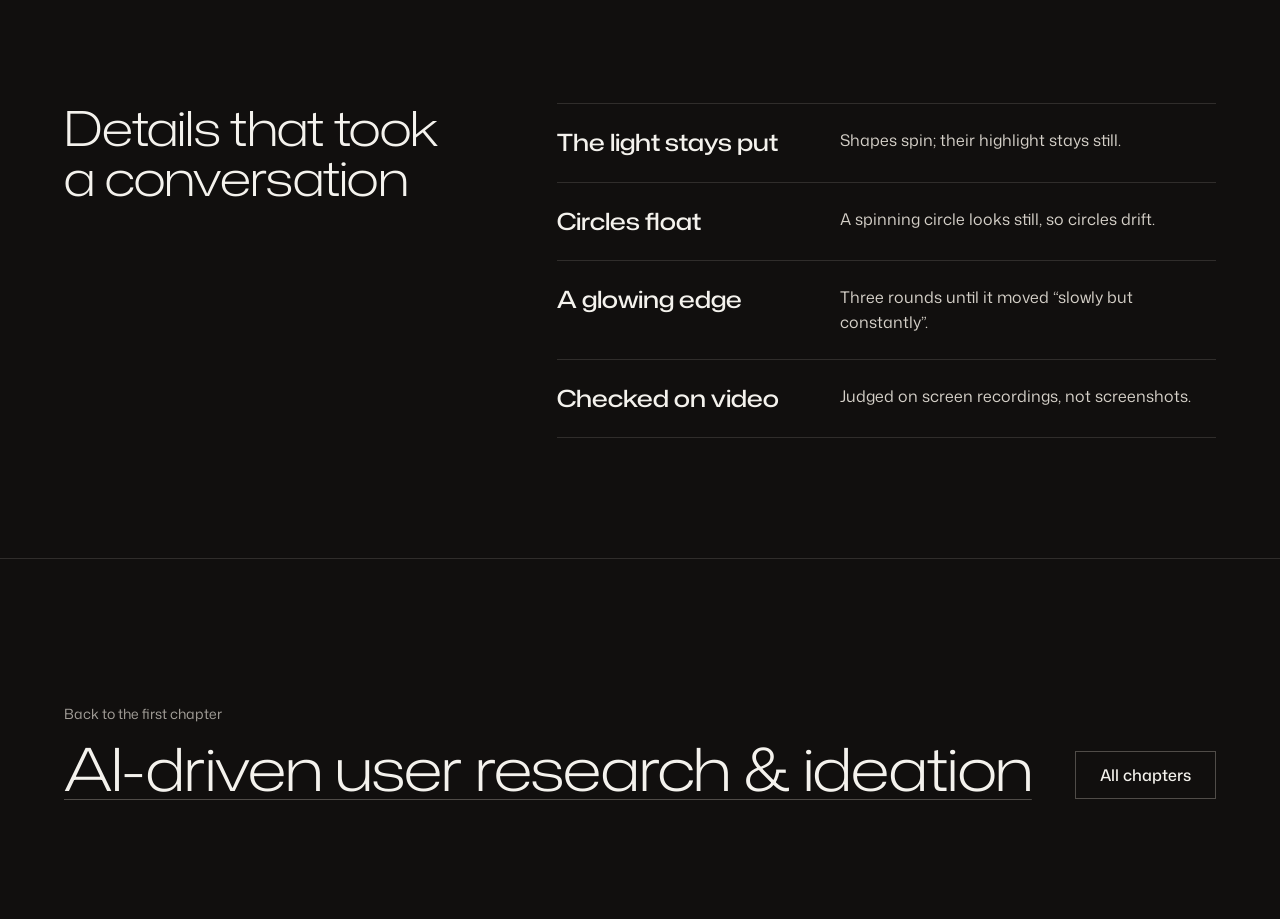
<file: chapters/motion.html>
<!doctype html>
<html lang="en">
<head>
<meta charset="utf-8">
<meta name="viewport" content="width=device-width, initial-scale=1">
<title>AI in motion design: Vadym Grin</title>
<meta name="description" content="Choreography tuned in plain-language rounds and checked frame by frame.">
<link rel="icon" href="../assets/favicon.svg" type="image/svg+xml">
<link rel="preconnect" href="https://fonts.googleapis.com">
<link rel="preconnect" href="https://fonts.gstatic.com" crossorigin>
<link href="https://fonts.googleapis.com/css2?family=Mona+Sans:wdth,wght@100,400;100,500;125,300&family=Poppins:wght@700&display=swap" rel="stylesheet">
<link rel="stylesheet" href="../styles.css?v=mvtjvses">
<script>document.documentElement.classList.add('js');</script>
</head>
<body class="is-chapter">
<a class="skip" href="#main">Skip to content</a>
<header class="mast">
  <div class="container">
    <a class="mark" href="../" aria-label="Vadym Grin, home">
      <svg viewBox="0 0 52 28" width="78" height="42" aria-hidden="true"><path fill="currentColor" d="M40.873 1.34044C41.7499 1.34054 41.9844 2.06941 41.9844 2.5377C41.9841 3.63814 39.6937 6.87916 39.6934 8.46544C39.6934 8.80146 39.8903 9.04243 40.2715 9.04259C41.5776 9.04259 43.7461 6.35788 43.9883 5.2047C43.4591 4.94798 43.3243 4.67904 43.3242 4.26134C43.3242 3.69608 43.6585 3.2047 44.415 3.2047C45.0699 3.20476 45.3887 3.54259 45.3887 3.54259C45.3937 3.54112 46.1906 3.30919 47.3838 3.30919L47.376 3.30821C49.2341 3.30822 51.3954 3.88704 51.3955 6.20079C51.3955 16.7907 12.6775 19.7809 12.6758 25.8248C12.6758 26.2805 13.3874 27.0121 14.7158 27.0123C14.7346 27.356 14.2932 28.1012 13.6357 27.9879C12.5443 27.7989 11.7979 26.836 11.7979 25.3922C11.7979 17.082 50.5303 12.3089 50.5303 6.24962C50.53 5.67047 49.9846 4.72325 47.166 4.72325C46.0119 4.72331 45.3555 4.96349 45.3555 4.96349C45.3401 5.00137 42.8996 11.0189 39.0137 11.0191C38.4127 11.0191 37.499 10.7241 37.499 9.53185C37.4992 7.32257 39.7556 4.54571 39.7559 3.67442C39.7559 3.46418 39.6745 3.34532 39.4863 3.34532C36.9632 3.34547 33.9082 8.8463 33.9082 8.8463C32.8455 10.8492 31.7872 12.526 31.377 12.526C30.8138 12.5258 30.4941 12.2045 30.4941 11.7262C30.4944 11.4665 30.8918 10.4949 31.4688 9.24278C30.0924 10.9384 28.4464 12.5435 27.1504 12.5436C25.9333 12.5436 25.5107 11.7134 25.5107 11.0084C25.5108 10.7479 25.5586 10.4309 25.6426 10.0748C24.3327 11.8323 22.51 13.6744 20.8525 13.6744C19.1955 13.6742 19.0039 12.2903 19.0039 11.5602C19.004 9.60252 21.9248 6.28282 21.9248 6.28282C21.9248 6.28282 21.5557 6.53375 20.8193 6.5338C20.4078 6.5338 19.8758 6.44994 19.4229 6.1881C18.6023 7.81081 17.0112 9.93234 14.1406 10.6022C14.8494 11.1787 15.2842 12.1406 15.2842 13.5719C15.2842 16.4649 11.8013 20.9654 5.84277 20.9654C0.845911 20.9652 9.66778e-05 16.3699 0 14.7809C0 7.8857 5.81219 2.80138 12.4746 2.80138C14.428 2.80148 16.3838 3.44804 16.3838 5.37657C16.3837 6.12679 15.6896 6.65265 15.5391 6.71056C15.4191 6.75809 15.3829 6.6423 15.4014 6.59923C15.4352 6.52001 15.4511 6.45418 15.4512 6.34239C15.4512 5.79727 14.814 4.51036 12.1553 4.51036C6.64601 4.51046 2.5957 8.98124 2.5957 14.4928C2.59588 16.7285 3.79562 19.3931 6.70996 19.3932C9.24314 19.3932 12.7889 17.2885 12.7891 13.3834C12.7891 11.0005 10.703 10.8419 9.46582 10.9576C7.71429 11.1716 7.10862 11.5951 6.83008 11.9791C6.78867 12.037 6.72374 12.0268 6.6748 11.9664C6.6135 11.8894 6.57812 11.7097 6.57812 11.5865C6.57819 10.8612 7.06425 8.65695 12.125 8.65685C16.2379 8.65685 17.9945 6.86905 18.7373 5.5006C18.5806 5.21617 18.4844 4.86004 18.4844 4.41466C18.4844 3.73987 19.0514 3.35997 19.5684 3.35997C20.085 3.36004 20.2528 3.67288 20.2529 3.90196C20.2529 4.10843 20.1934 4.192 20.1934 4.192C20.1941 4.20702 20.2302 4.78571 21.1465 4.78575C22.4835 4.78575 23.7252 3.82336 23.7422 3.81017C23.7422 3.81017 24.3075 2.41368 25.3213 2.41368C25.7338 2.41397 26.0476 2.93882 26.0479 3.37169C26.0479 4.3012 24.5014 5.15462 24.4902 5.16075C24.4902 5.16075 21.5005 8.96624 21.5 10.5729C21.5 11.055 21.7352 11.3434 22.1191 11.3434C24.1587 11.3431 27.2796 6.09247 27.293 6.06993C28.2488 4.30023 29.3619 2.80394 30.0068 2.80333C30.5514 2.80333 30.9922 3.19351 30.9922 3.67442C30.9918 4.31685 28.0547 8.20664 28.0547 9.55235C28.0547 9.79908 28.0802 10.0748 28.4365 10.0748C30.355 10.0745 33.7842 4.58458 33.7842 4.58458C34.7363 2.77713 35.569 1.34195 35.7461 1.34142C36.2416 1.34142 36.6834 1.57054 36.6836 2.35704C36.6836 2.6894 36.4073 3.49927 35.9795 4.52403C37.3521 2.93526 39.1566 1.34044 40.873 1.34044ZM31.3926 0.0425873C31.9522 -0.160041 32.9258 0.388827 32.9258 1.08751V1.08849C32.9258 1.79214 31.9824 2.68201 31.3525 2.68224C31.0552 2.68224 30.2864 2.33253 30.2861 1.84923C30.2861 1.17318 30.8568 0.236463 31.3926 0.0425873Z"/></svg>
    </a>
  </div>
</header>

<main id="main">
  <section class="ch-hero" aria-labelledby="title">
    <div class="container ch-hero__grid">
      <div class="ch-hero__text">
        <h1 id="title" class="settle">AI in motion design</h1>
        <p class="lead settle">Choreography tuned in plain-language rounds and checked frame by frame.</p>
        <dl class="band__meta">
          <div><dt>Chapter</dt><dd>6 of 6</dd></div>
          <div><dt>Work</dt><dd>Almedia, Just Shapes</dd></div>
          <div><dt>With</dt><dd>Claude Code, Lottie, Rive, SwiftUI</dd></div>
        </dl>
      </div>
      <figure class="ch-hero__castle">
        <canvas class="castle castle--still" data-part="5" aria-hidden="true"></canvas>
      </figure>
    </div>
  </section>

<section class="ch-almedia" aria-labelledby="b0"><div class="container">
  <div class="alm__head">
    <div class="ch-prose">
      <div class="alm__logo" data-lottie="../assets/img/almedia/freecash-logo.json" role="img" aria-label="Freecash"></div>
      <h2 id="b0">Freecash at Almedia</h2>
      <p>Freecash moves people from playing to earning, so its motion has to feel like a reward. Claude Code turned my motion briefs into Lottie and Rive files the app could ship.</p>
    </div>
  </div>
  <div class="alm__grid">
    <figure class="alm__chest" data-kind="product" data-loop data-toggle="alm-toggle">
      <div class="alm__frame"><video src="../assets/video/freecash-chest.mp4" poster="../assets/video/freecash-chest-poster.jpg" width="540" height="920" muted loop playsinline preload="none" aria-label="Freecash onboarding: the treasure chest opens and coins float out"></video></div>
    </figure>
    <figure class="alm__screens" data-kind="product" data-onboarding data-toggle="alm-toggle">
      <div class="alm__four">
        <div class="ob" data-ob="s4">
        <img class="ob__base" src="../assets/img/almedia/s4-base.jpg" width="780" height="1282" alt="Your cashback. Tracked and paid, automatically." loading="lazy" decoding="async">
        <img class="ob__piece ob__piece--fan ob__piece--pivot" src="../assets/img/almedia/s4-p0.png" alt="" loading="lazy" decoding="async" style="--delay: 0ms; --fx: 0.0%; --fy: 0.0%; --fr: 0deg; --fold: 450ms; --z: 4; left: 6.92%; top: 33.07%; width: 30.77%"><img class="ob__piece ob__piece--fan" src="../assets/img/almedia/s4-p1.png" alt="" loading="lazy" decoding="async" style="--delay: 240ms; --fx: -53.3%; --fy: 50.8%; --fr: -17deg; --fold: 300ms; --z: 3; left: 23.20%; top: 25.23%; width: 26.91%"><img class="ob__piece ob__piece--fan" src="../assets/img/almedia/s4-p2.png" alt="" loading="lazy" decoding="async" style="--delay: 480ms; --fx: -85.1%; --fy: 55.5%; --fr: -15deg; --fold: 150ms; --z: 2; left: 44.23%; top: 18.72%; width: 21.54%"><img class="ob__piece ob__piece--fan" src="../assets/img/almedia/s4-p3.png" alt="" loading="lazy" decoding="async" style="--delay: 720ms; --fx: -77.2%; --fy: 23.2%; --fr: -15deg; --fold: 0ms; --z: 1; left: 62.31%; top: 13.26%; width: 26.91%"><img class="ob__piece ob__piece--spark ob__piece--star" src="../assets/img/almedia/s4-p4.png" alt="" loading="lazy" decoding="async" style="--delay: 1020ms; --tw: 1.70s; left: 22.95%; top: 15.84%; width: 2.94%"><img class="ob__piece ob__piece--spark ob__piece--dot" src="../assets/img/almedia/s4-p5.png" alt="" loading="lazy" decoding="async" style="--delay: 1110ms; --tw: 2.15s; left: 17.18%; top: 27.30%; width: 1.32%"><img class="ob__piece ob__piece--spark ob__piece--dot" src="../assets/img/almedia/s4-p6.png" alt="" loading="lazy" decoding="async" style="--delay: 1200ms; --tw: 2.60s; left: 48.97%; top: 15.60%; width: 0.92%"><img class="ob__piece ob__piece--spark ob__piece--dot" src="../assets/img/almedia/s4-p7.png" alt="" loading="lazy" decoding="async" style="--delay: 1290ms; --tw: 3.05s; left: 61.79%; top: 36.19%; width: 0.92%"><img class="ob__piece ob__piece--spark ob__piece--dot" src="../assets/img/almedia/s4-p8.png" alt="" loading="lazy" decoding="async" style="--delay: 1380ms; --tw: 3.50s; left: 46.41%; top: 43.37%; width: 1.03%"><img class="ob__piece ob__piece--spark ob__piece--dot" src="../assets/img/almedia/s4-p9.png" alt="" loading="lazy" decoding="async" style="--delay: 1470ms; --tw: 3.95s; left: 73.33%; top: 39.00%; width: 1.22%"><img class="ob__piece ob__piece--spark ob__piece--dot" src="../assets/img/almedia/s4-p10.png" alt="" loading="lazy" decoding="async" style="--delay: 1560ms; --tw: 4.40s; left: 8.21%; top: 47.27%; width: 0.51%">
      </div>
        <div class="ob" data-ob="s2">
        <img class="ob__base" src="../assets/img/almedia/s2-base.jpg" width="780" height="1280" alt="Real brand. Real money back." loading="lazy" decoding="async">
        <img class="ob__piece ob__piece--center" src="../assets/img/almedia/s2-p0.png" alt="" loading="lazy" decoding="async" style="--delay: 0ms; --dx: 0.0%; left: 36.15%; top: 13.13%; width: 28.21%"><img class="ob__piece ob__piece--left" src="../assets/img/almedia/s2-p1.png" alt="" loading="lazy" decoding="async" style="--delay: 450ms; --dx: 84.7%; left: 12.56%; top: 16.72%; width: 27.99%"><img class="ob__piece ob__piece--right" src="../assets/img/almedia/s2-p2.png" alt="" loading="lazy" decoding="async" style="--delay: 450ms; --dx: -84.0%; left: 59.87%; top: 16.72%; width: 28.23%"><img class="ob__piece ob__piece--left ob__piece--outer" src="../assets/img/almedia/s2-p3.png" alt="" loading="lazy" decoding="async" style="--delay: 670ms; --dx: 167.8%; left: 0.00%; top: 21.72%; width: 23.08%"><img class="ob__piece ob__piece--right ob__piece--outer" src="../assets/img/almedia/s2-p4.png" alt="" loading="lazy" decoding="async" style="--delay: 670ms; --dx: -173.8%; left: 77.77%; top: 21.74%; width: 22.23%"><div class="ob__piece ob__piece--box ob__plate" style="--delay: 1150ms; --dx: 2.7%; left: 23.08%; top: 39.84%; width: 51.54%"><img src="../assets/img/almedia/s2-p5-plate.png" alt="" loading="lazy" decoding="async"><span class="ob__count" style="left: 49.75%; top: 67.2%" data-count="2300000" data-prefix="$" data-suffix="+">$2,300,000+</span></div><img class="ob__piece ob__piece--spark ob__piece--star" src="../assets/img/almedia/s2-p6.png" alt="" loading="lazy" decoding="async" style="--delay: 1450ms; --dx: 1082.4%; --tw: 1.70s; left: 15.90%; top: 14.06%; width: 3.03%"><img class="ob__piece ob__piece--spark ob__piece--field" src="../assets/img/almedia/s2-p7.png" alt="" loading="lazy" decoding="async" style="--delay: 1540ms; --dx: 11.3%; --tw: 2.15s; left: 13.08%; top: 14.06%; width: 60.67%"><img class="ob__piece ob__piece--spark ob__piece--dot" src="../assets/img/almedia/s2-p8.png" alt="" loading="lazy" decoding="async" style="--delay: 1630ms; --dx: -1292.3%; --tw: 2.60s; left: 65.38%; top: 34.84%; width: 1.22%"><img class="ob__piece ob__piece--spark ob__piece--dot" src="../assets/img/almedia/s2-p9.png" alt="" loading="lazy" decoding="async" style="--delay: 1720ms; --dx: -2576.7%; --tw: 3.05s; left: 66.92%; top: 37.34%; width: 0.66%"><img class="ob__piece ob__piece--spark ob__piece--dot" src="../assets/img/almedia/s2-p10.png" alt="" loading="lazy" decoding="async" style="--delay: 1810ms; --dx: -4481.5%; --tw: 3.50s; left: 79.49%; top: 40.78%; width: 0.66%">
      </div>
      </div>
    </figure>
    <div class="alm__ctl"><button class="btn btn--secondary btn--small" type="button" id="alm-toggle">Pause</button></div>
  </div>
</div></section>

<section class="ch-almedia" aria-labelledby="b1"><div class="container">
  <div class="alm__head">
    <div class="ch-prose">
      <div class="js-mark"><img src="../assets/img/js/icon-disc.png" width="640" height="640" alt="" sizes="7.5rem" loading="lazy" decoding="async"><img src="../assets/img/js/icon-shape.png" width="640" height="640" alt="The Just Shapes app icon: a white hexagon on a black disc" sizes="7.5rem" loading="lazy" decoding="async"></div>
      <h2 id="b1">Just Shapes</h2>
      <p>Designing and shipping a calm puzzle game that trains your attention span.</p>
    </div>
  </div>
  <figure class="playthrough" data-kind="product" data-loop>
    <video src="../assets/video/shapes-level.mp4" poster="../assets/video/shapes-level-poster.jpg" width="540" height="1174" muted loop playsinline preload="none" aria-label="Just Shapes, level 5 played through: shapes joined into paths and loops, the Mix, +1 Move and Erase boosters with their messages, then three stars"></video>
    <div class="playthrough__ctl"><button class="btn btn--secondary btn--small" type="button" data-loop-toggle>Pause</button></div>
  </figure>
</div></section>

<section class="ch-rows" aria-labelledby="b2"><div class="container ch-split">
  <h2 id="b2">Details that took a conversation</h2>
  <dl class="rows"><div><dt>The light stays put</dt><dd>Shapes spin; their highlight stays still.</dd></div><div><dt>Circles float</dt><dd>A spinning circle looks still, so circles drift.</dd></div><div><dt>A glowing edge</dt><dd>Three rounds until it moved “slowly but constantly”.</dd></div><div><dt>Checked on video</dt><dd>Judged on screen recordings, not screenshots.</dd></div></dl>
</div></section>

  <nav class="ch-next" aria-label="Chapters">
    <div class="container ch-next__grid">
      <a class="ch-next__link" href="research.html"><span class="ch-next__label">Back to the first chapter</span><span class="ch-next__title">AI-driven user research & ideation</span></a>
      <a class="btn btn--secondary" href="../#chapters">All chapters</a>
    </div>
  </nav>
</main>


<script type="module" src="../assets/site.js?v=mvtjvses"></script>
</body>
</html>
</file>
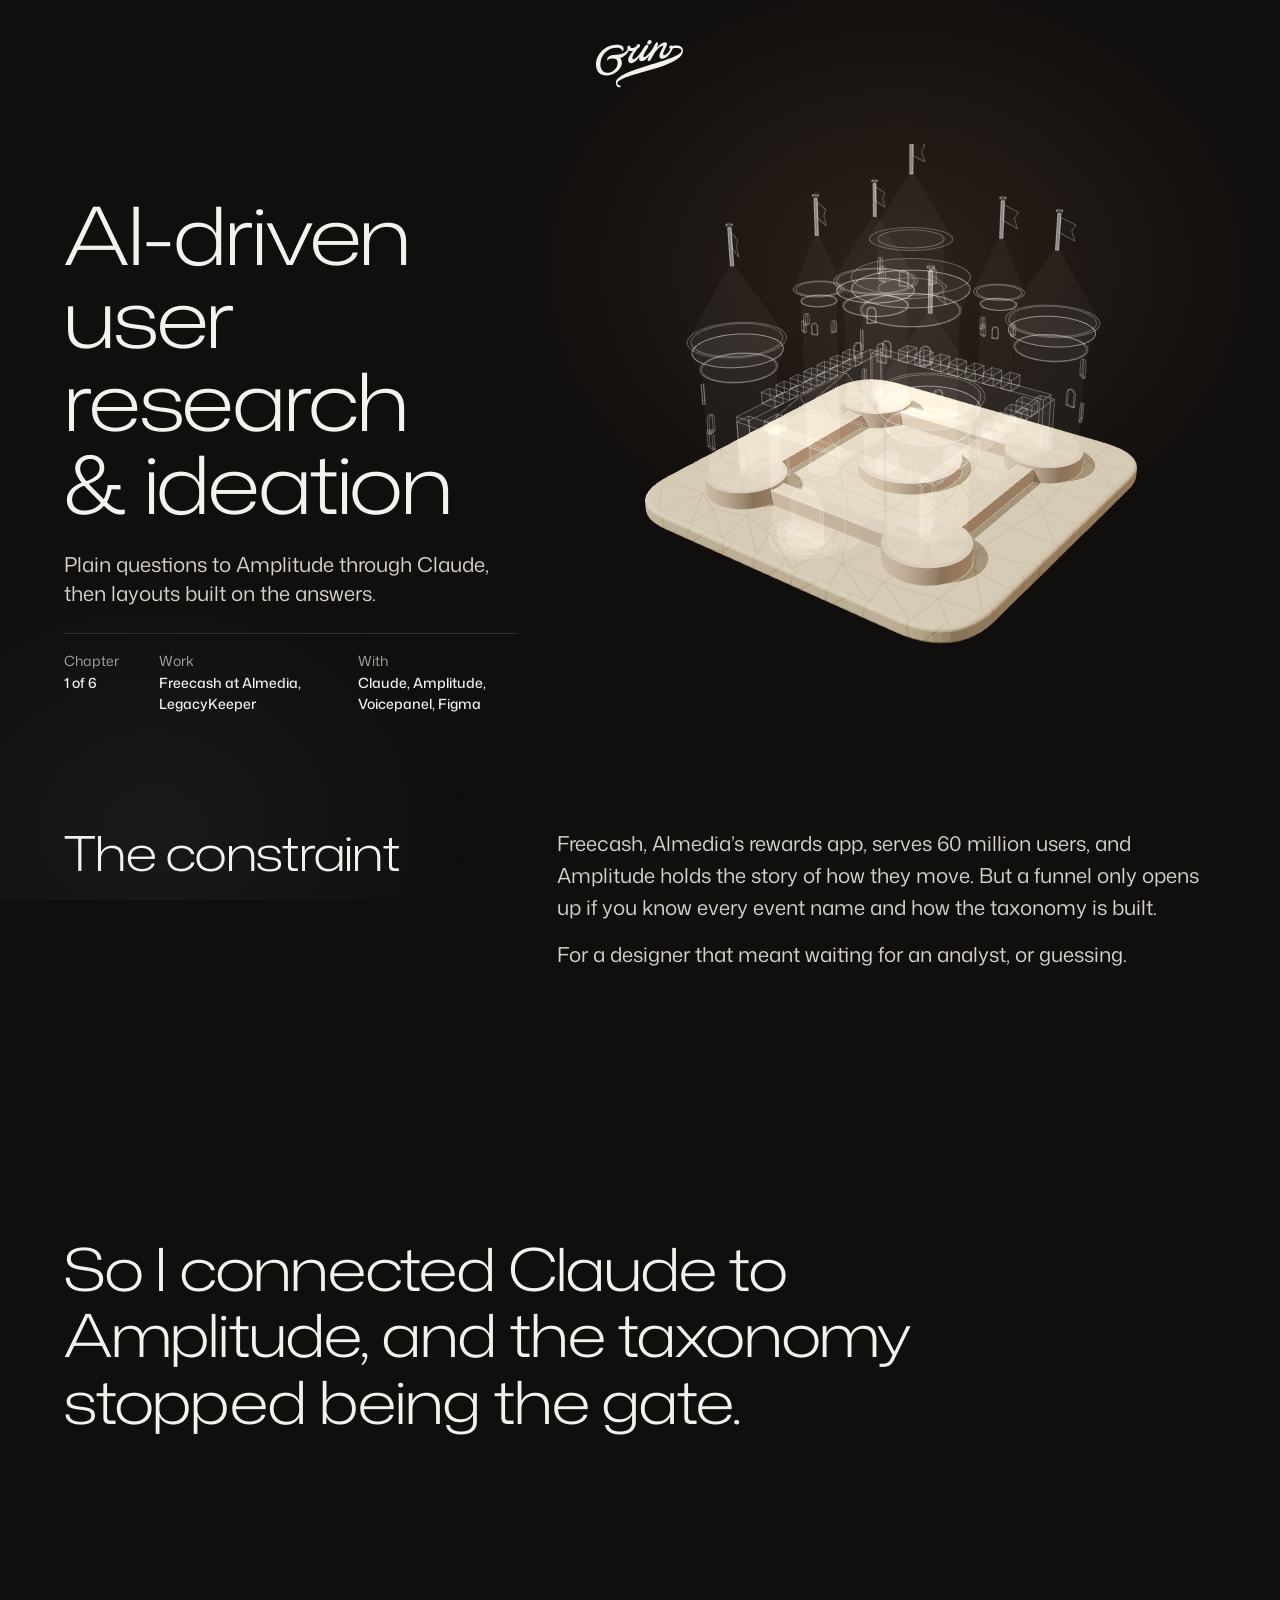
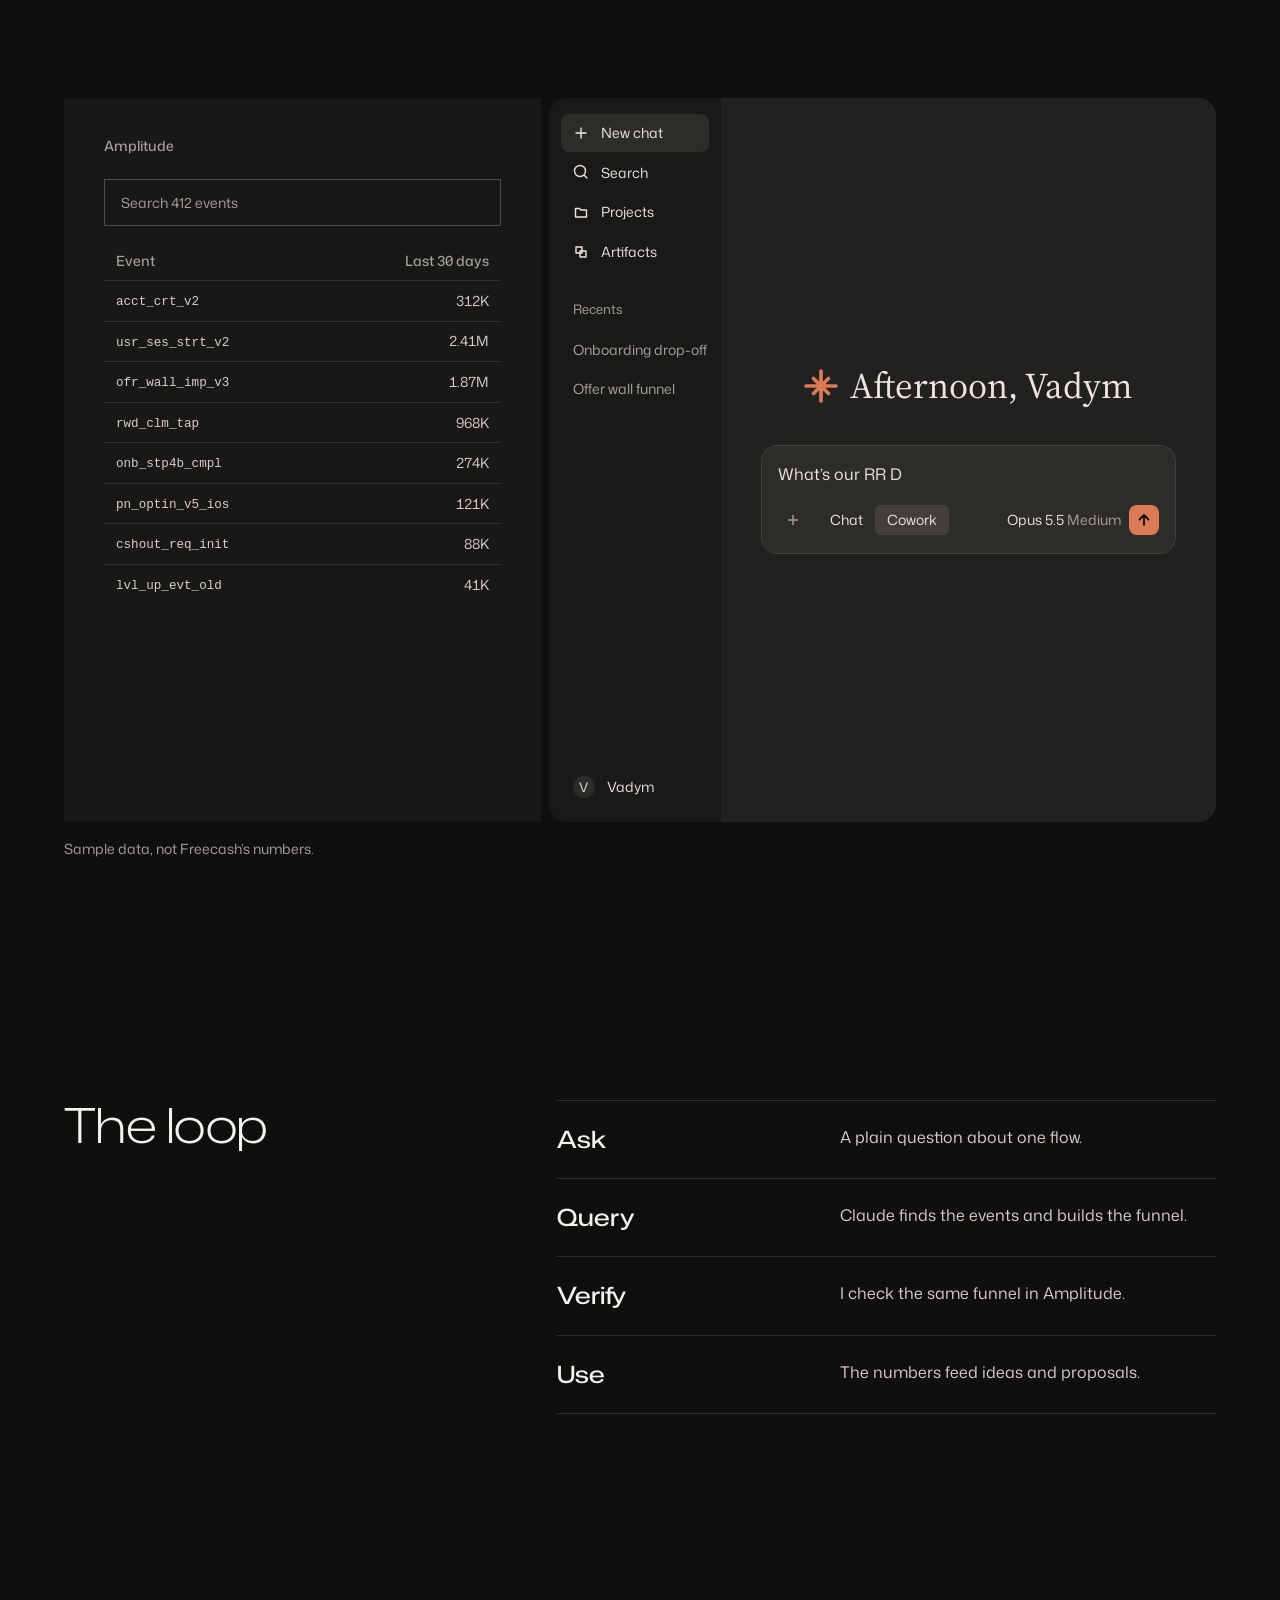
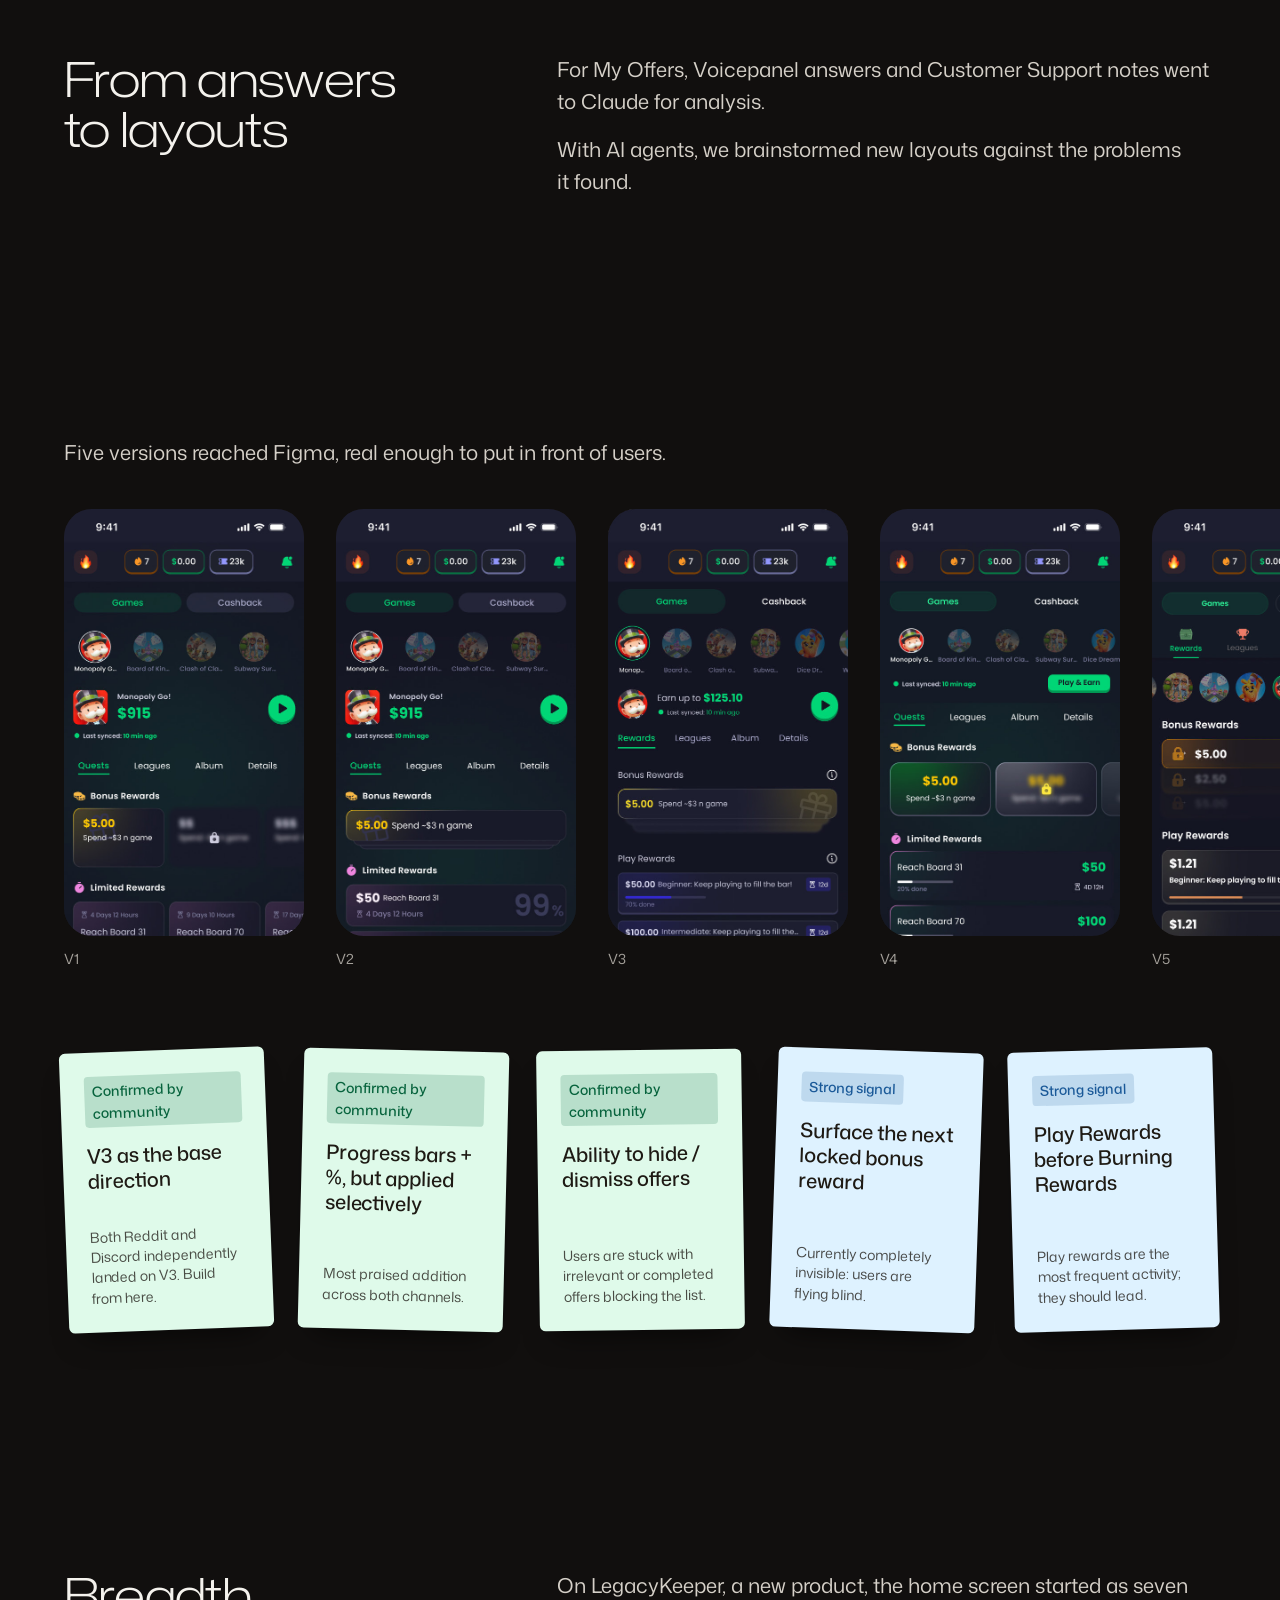
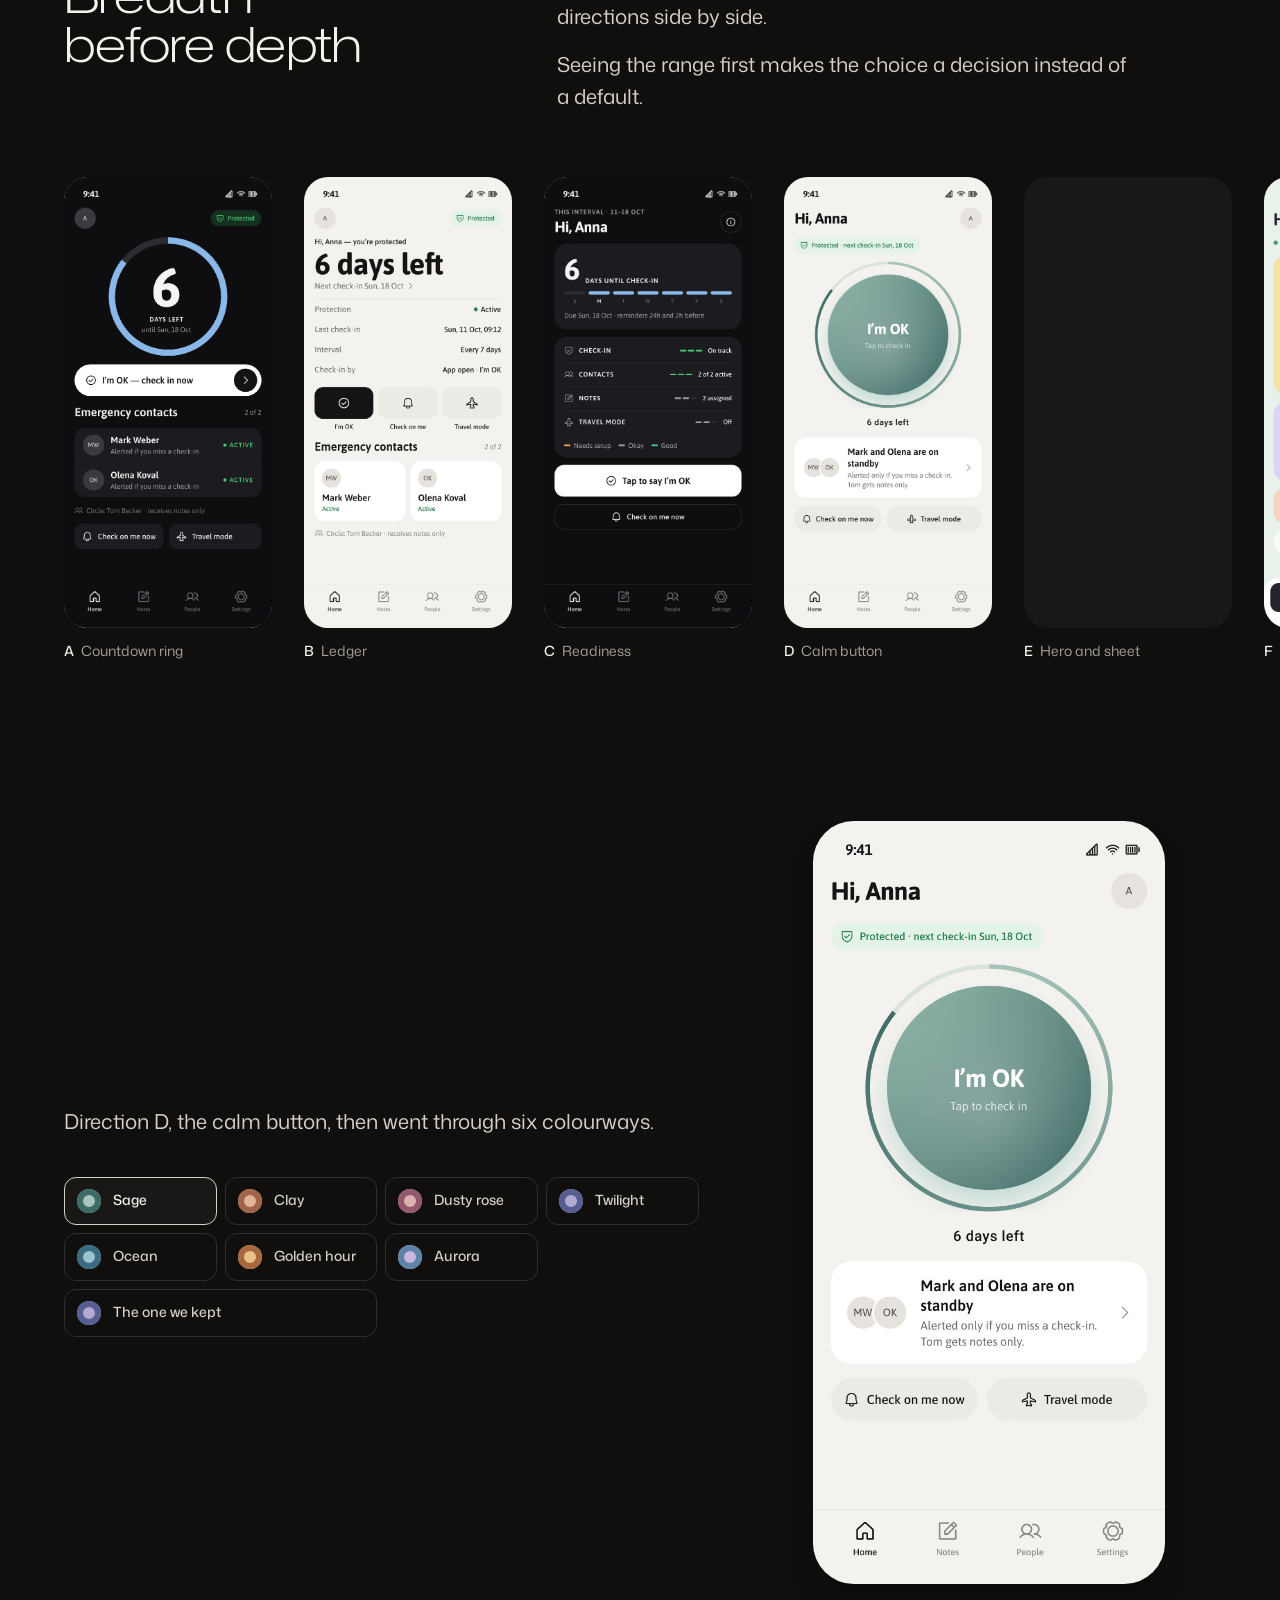
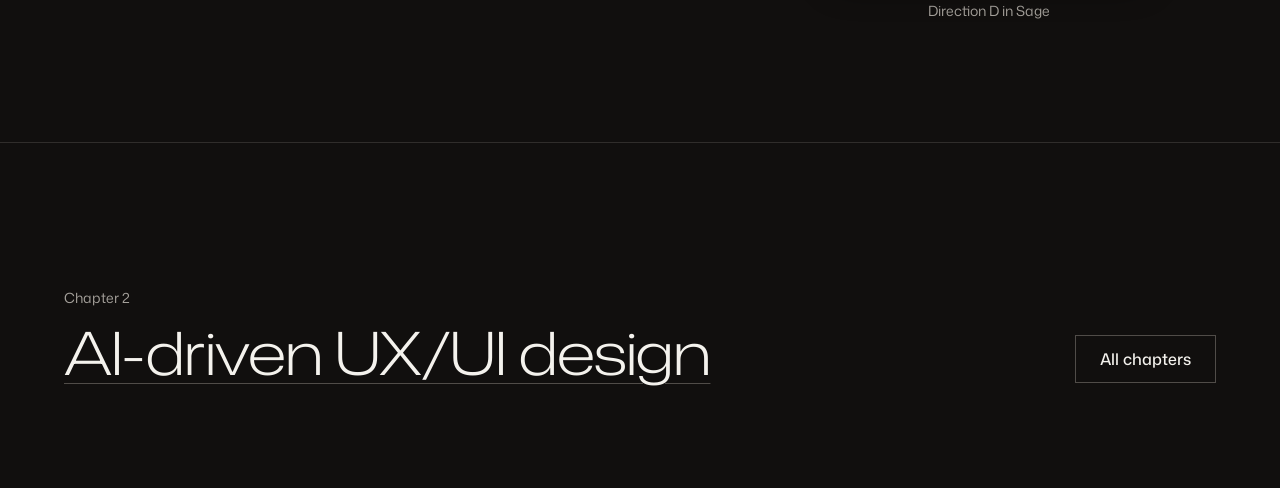
<file: chapters/research.html>
<!doctype html>
<html lang="en">
<head>
<meta charset="utf-8">
<meta name="viewport" content="width=device-width, initial-scale=1">
<title>AI-driven user research & ideation: Vadym Grin</title>
<meta name="description" content="Plain questions to Amplitude through Claude, then layouts built on the answers.">
<link rel="icon" href="../assets/favicon.svg" type="image/svg+xml">
<link rel="preconnect" href="https://fonts.googleapis.com">
<link rel="preconnect" href="https://fonts.gstatic.com" crossorigin>
<link href="https://fonts.googleapis.com/css2?family=Mona+Sans:wdth,wght@100,400;100,500;125,300&family=Source+Serif+4:opsz,wght@8..60,400;8..60,500&display=swap" rel="stylesheet">
<link rel="stylesheet" href="../styles.css?v=mvtjvses">
<script>document.documentElement.classList.add('js');</script>
</head>
<body class="is-chapter">
<a class="skip" href="#main">Skip to content</a>
<header class="mast">
  <div class="container">
    <a class="mark" href="../" aria-label="Vadym Grin, home">
      <svg viewBox="0 0 52 28" width="78" height="42" aria-hidden="true"><path fill="currentColor" d="M40.873 1.34044C41.7499 1.34054 41.9844 2.06941 41.9844 2.5377C41.9841 3.63814 39.6937 6.87916 39.6934 8.46544C39.6934 8.80146 39.8903 9.04243 40.2715 9.04259C41.5776 9.04259 43.7461 6.35788 43.9883 5.2047C43.4591 4.94798 43.3243 4.67904 43.3242 4.26134C43.3242 3.69608 43.6585 3.2047 44.415 3.2047C45.0699 3.20476 45.3887 3.54259 45.3887 3.54259C45.3937 3.54112 46.1906 3.30919 47.3838 3.30919L47.376 3.30821C49.2341 3.30822 51.3954 3.88704 51.3955 6.20079C51.3955 16.7907 12.6775 19.7809 12.6758 25.8248C12.6758 26.2805 13.3874 27.0121 14.7158 27.0123C14.7346 27.356 14.2932 28.1012 13.6357 27.9879C12.5443 27.7989 11.7979 26.836 11.7979 25.3922C11.7979 17.082 50.5303 12.3089 50.5303 6.24962C50.53 5.67047 49.9846 4.72325 47.166 4.72325C46.0119 4.72331 45.3555 4.96349 45.3555 4.96349C45.3401 5.00137 42.8996 11.0189 39.0137 11.0191C38.4127 11.0191 37.499 10.7241 37.499 9.53185C37.4992 7.32257 39.7556 4.54571 39.7559 3.67442C39.7559 3.46418 39.6745 3.34532 39.4863 3.34532C36.9632 3.34547 33.9082 8.8463 33.9082 8.8463C32.8455 10.8492 31.7872 12.526 31.377 12.526C30.8138 12.5258 30.4941 12.2045 30.4941 11.7262C30.4944 11.4665 30.8918 10.4949 31.4688 9.24278C30.0924 10.9384 28.4464 12.5435 27.1504 12.5436C25.9333 12.5436 25.5107 11.7134 25.5107 11.0084C25.5108 10.7479 25.5586 10.4309 25.6426 10.0748C24.3327 11.8323 22.51 13.6744 20.8525 13.6744C19.1955 13.6742 19.0039 12.2903 19.0039 11.5602C19.004 9.60252 21.9248 6.28282 21.9248 6.28282C21.9248 6.28282 21.5557 6.53375 20.8193 6.5338C20.4078 6.5338 19.8758 6.44994 19.4229 6.1881C18.6023 7.81081 17.0112 9.93234 14.1406 10.6022C14.8494 11.1787 15.2842 12.1406 15.2842 13.5719C15.2842 16.4649 11.8013 20.9654 5.84277 20.9654C0.845911 20.9652 9.66778e-05 16.3699 0 14.7809C0 7.8857 5.81219 2.80138 12.4746 2.80138C14.428 2.80148 16.3838 3.44804 16.3838 5.37657C16.3837 6.12679 15.6896 6.65265 15.5391 6.71056C15.4191 6.75809 15.3829 6.6423 15.4014 6.59923C15.4352 6.52001 15.4511 6.45418 15.4512 6.34239C15.4512 5.79727 14.814 4.51036 12.1553 4.51036C6.64601 4.51046 2.5957 8.98124 2.5957 14.4928C2.59588 16.7285 3.79562 19.3931 6.70996 19.3932C9.24314 19.3932 12.7889 17.2885 12.7891 13.3834C12.7891 11.0005 10.703 10.8419 9.46582 10.9576C7.71429 11.1716 7.10862 11.5951 6.83008 11.9791C6.78867 12.037 6.72374 12.0268 6.6748 11.9664C6.6135 11.8894 6.57812 11.7097 6.57812 11.5865C6.57819 10.8612 7.06425 8.65695 12.125 8.65685C16.2379 8.65685 17.9945 6.86905 18.7373 5.5006C18.5806 5.21617 18.4844 4.86004 18.4844 4.41466C18.4844 3.73987 19.0514 3.35997 19.5684 3.35997C20.085 3.36004 20.2528 3.67288 20.2529 3.90196C20.2529 4.10843 20.1934 4.192 20.1934 4.192C20.1941 4.20702 20.2302 4.78571 21.1465 4.78575C22.4835 4.78575 23.7252 3.82336 23.7422 3.81017C23.7422 3.81017 24.3075 2.41368 25.3213 2.41368C25.7338 2.41397 26.0476 2.93882 26.0479 3.37169C26.0479 4.3012 24.5014 5.15462 24.4902 5.16075C24.4902 5.16075 21.5005 8.96624 21.5 10.5729C21.5 11.055 21.7352 11.3434 22.1191 11.3434C24.1587 11.3431 27.2796 6.09247 27.293 6.06993C28.2488 4.30023 29.3619 2.80394 30.0068 2.80333C30.5514 2.80333 30.9922 3.19351 30.9922 3.67442C30.9918 4.31685 28.0547 8.20664 28.0547 9.55235C28.0547 9.79908 28.0802 10.0748 28.4365 10.0748C30.355 10.0745 33.7842 4.58458 33.7842 4.58458C34.7363 2.77713 35.569 1.34195 35.7461 1.34142C36.2416 1.34142 36.6834 1.57054 36.6836 2.35704C36.6836 2.6894 36.4073 3.49927 35.9795 4.52403C37.3521 2.93526 39.1566 1.34044 40.873 1.34044ZM31.3926 0.0425873C31.9522 -0.160041 32.9258 0.388827 32.9258 1.08751V1.08849C32.9258 1.79214 31.9824 2.68201 31.3525 2.68224C31.0552 2.68224 30.2864 2.33253 30.2861 1.84923C30.2861 1.17318 30.8568 0.236463 31.3926 0.0425873Z"/></svg>
    </a>
  </div>
</header>

<main id="main">
  <section class="ch-hero" aria-labelledby="title">
    <div class="container ch-hero__grid">
      <div class="ch-hero__text">
        <h1 id="title" class="settle">AI-driven user research & ideation</h1>
        <p class="lead settle">Plain questions to Amplitude through Claude, then layouts built on the answers.</p>
        <dl class="band__meta">
          <div><dt>Chapter</dt><dd>1 of 6</dd></div>
          <div><dt>Work</dt><dd>Freecash at Almedia, LegacyKeeper</dd></div>
          <div><dt>With</dt><dd>Claude, Amplitude, Voicepanel, Figma</dd></div>
        </dl>
      </div>
      <figure class="ch-hero__castle">
        <canvas class="castle castle--still" data-part="0" aria-hidden="true"></canvas>
      </figure>
    </div>
  </section>

<section class="ch-text" aria-labelledby="b0"><div class="container ch-split">
  <h2 id="b0">The constraint</h2>
  <div class="ch-prose"><p>Freecash, Almedia’s rewards app, serves 60 million users, and Amplitude holds the story of how they move. But a funnel only opens up if you know every event name and how the taxonomy is built.</p>
    <p>For a designer that meant waiting for an analyst, or guessing.</p></div>
</div></section>

<section class="ch-statement"><div class="container">
  <blockquote><p class="display-s">So I connected Claude to Amplitude, and the taxonomy stopped being the gate.</p></blockquote>
</div></section>

<section class="ch-demo" aria-labelledby="b2"><div class="container">
  <h2 id="b2" class="visually-hidden">Asking Amplitude through Claude</h2>
  <div class="demo" data-demo>
    <div class="demo__panel demo__amp">
      <h3 class="demo__app">Amplitude</h3>
      <p class="demo__search">Search 412 events</p>
      <table class="demo__events">
        <thead><tr><th scope="col">Event</th><th scope="col">Last 30 days</th></tr></thead>
        <tbody><tr class="is-match" data-match><td><code>acct_crt_v2</code></td><td>312K</td></tr><tr class="is-match" data-match><td><code>usr_ses_strt_v2</code></td><td>2.41M</td></tr><tr><td><code>ofr_wall_imp_v3</code></td><td>1.87M</td></tr><tr><td><code>rwd_clm_tap</code></td><td>968K</td></tr><tr><td><code>onb_stp4b_cmpl</code></td><td>274K</td></tr><tr><td><code>pn_optin_v5_ios</code></td><td>121K</td></tr><tr><td><code>cshout_req_init</code></td><td>88K</td></tr><tr><td><code>lvl_up_evt_old</code></td><td>41K</td></tr></tbody>
      </table>
      <figure class="demo__chart" data-step="chart">
        <svg viewBox="0 0 640 200" role="img" aria-label="Retention curve with sample data: Day 1 42%, Day 7 26%, Day 14 21%, Day 30 18.2%">
          <line class="demo__grid" x1="16" x2="624" y1="130.0" y2="130.0"/><line class="demo__grid" x1="16" x2="624" y1="90.0" y2="90.0"/><line class="demo__grid" x1="16" x2="624" y1="50.0" y2="50.0"/>
          <line class="demo__axis" x1="16" y1="170" x2="624" y2="170"/>
          <text class="demo__tick" x="16.0" y="194" text-anchor="start">Day 0</text><text class="demo__tick" x="157.9" y="194" text-anchor="middle">Day 7</text><text class="demo__tick" x="299.7" y="194" text-anchor="middle">Day 14</text><text class="demo__tick" x="624.0" y="194" text-anchor="end">Day 30</text>
          <polygon class="demo__area" points="16,170 16.0,10.0 36.3,102.8 157.9,128.4 299.7,136.4 624.0,140.9 624,170"/>
          <polyline class="demo__curve" pathLength="1" points="16.0,10.0 36.3,102.8 157.9,128.4 299.7,136.4 624.0,140.9"/>
          <circle class="demo__dot" r="3.5" cx="16.0" cy="10.0" style="--at: 0.000"/><circle class="demo__dot" r="3.5" cx="36.3" cy="102.8" style="--at: 0.139"/><circle class="demo__dot" r="3.5" cx="157.9" cy="128.4" style="--at: 0.320"/><circle class="demo__dot" r="3.5" cx="299.7" cy="136.4" style="--at: 0.527"/><circle class="demo__dot" r="3.5" cx="624.0" cy="140.9" style="--at: 1.000"/>
        </svg>
        <figcaption><span>Retention, September sign-ups</span><b>Day 30: <span data-count="18.2">18.2</span>%</b></figcaption>
      </figure>
    </div>
    <div class="demo__panel demo__claude">
      <div class="claude__side" aria-hidden="true">
        <ul class="claude__menu">
          <li data-new><svg class="claude__icon" viewBox="0 0 16 16" width="16" height="16" aria-hidden="true"><path d="M8 3v10M3 8h10"/></svg>New chat</li>
          <li><svg class="claude__icon" viewBox="0 0 16 16" width="16" height="16" aria-hidden="true"><path d="M7 12.5a5.5 5.5 0 1 1 0-11 5.5 5.5 0 0 1 0 11ZM11 11l3 3"/></svg>Search</li>
          <li><svg class="claude__icon" viewBox="0 0 16 16" width="16" height="16" aria-hidden="true"><path d="M2.5 4.5h4l1.5 1.5h5.5v7h-11z"/></svg>Projects</li>
          <li><svg class="claude__icon" viewBox="0 0 16 16" width="16" height="16" aria-hidden="true"><path d="M3 3h6v6H3zM7 7h6v6H7z"/></svg>Artifacts</li>
        </ul>
        <p class="claude__group">Recents</p>
        <ul class="claude__recents">
          <li class="is-current" data-recent>RR Day 30</li>
          <li>Onboarding drop-off</li>
          <li>Offer wall funnel</li>
        </ul>
        <p class="claude__user"><span class="claude__avatar">V</span>Vadym</p>
      </div>
      <div class="claude__main">
        <div class="claude__home" aria-hidden="true">
          <p class="claude__hello"><svg class="claude__spark" viewBox="0 0 24 24" width="22" height="22" aria-hidden="true"><line x1="12" y1="12" x2="12.0" y2="1.5"/><line x1="12" y1="12" x2="17.3" y2="6.7"/><line x1="12" y1="12" x2="22.5" y2="12.0"/><line x1="12" y1="12" x2="17.3" y2="17.3"/><line x1="12" y1="12" x2="12.0" y2="22.5"/><line x1="12" y1="12" x2="6.7" y2="17.3"/><line x1="12" y1="12" x2="1.5" y2="12.0"/><line x1="12" y1="12" x2="6.7" y2="6.7"/></svg>Afternoon, Vadym</p>
          <div class="claude__input" aria-hidden="true">
            <span class="claude__field" data-type data-full="What’s our RR Day 30?">How can I help you today?</span>
            <div class="claude__bar">
              <span class="claude__plus"><svg class="claude__icon" viewBox="0 0 16 16" width="16" height="16" aria-hidden="true"><path d="M8 3.5v9M3.5 8h9"/></svg></span>
              <span class="claude__seg"><span>Chat</span><span class="is-on">Cowork</span></span>
              <span class="claude__model">Opus 5.5 <i>Medium</i></span>
              <span class="claude__mic"><svg class="claude__icon" viewBox="0 0 16 16" width="16" height="16" aria-hidden="true"><path d="M8 2.5a2 2 0 0 1 2 2V8a2 2 0 0 1-4 0V4.5a2 2 0 0 1 2-2ZM4.5 7.5a3.5 3.5 0 0 0 7 0M8 11v2.5"/></svg></span>
              <span class="claude__send"><svg class="claude__icon" viewBox="0 0 16 16" width="16" height="16" aria-hidden="true"><path d="M8 13V3M3.5 7.5 8 3l4.5 4.5"/></svg></span>
            </div>
          </div>
        </div>
        <div class="claude__thread">
          <ol class="demo__chat">
            <li class="msg msg--you" data-step="ask">What’s our RR Day 30?</li>
            <li class="msg msg--tool" data-step="tool"><span class="tool__icon" aria-hidden="true"></span>Read the Amplitude event taxonomy</li>
            <li class="msg msg--tool" data-step="tool" data-highlight><span class="tool__icon" aria-hidden="true"></span><span>Matched <code>acct_crt_v2</code> and <code>usr_ses_strt_v2</code></span></li>
            <li class="msg msg--tool" data-step="tool"><span class="tool__icon" aria-hidden="true"></span>Built the retention chart</li>
            <li class="msg msg--claude" data-step="answer"><svg class="claude__spark" viewBox="0 0 24 24" width="22" height="22" aria-hidden="true"><line x1="12" y1="12" x2="12.0" y2="1.5"/><line x1="12" y1="12" x2="17.3" y2="6.7"/><line x1="12" y1="12" x2="22.5" y2="12.0"/><line x1="12" y1="12" x2="17.3" y2="17.3"/><line x1="12" y1="12" x2="12.0" y2="22.5"/><line x1="12" y1="12" x2="6.7" y2="17.3"/><line x1="12" y1="12" x2="1.5" y2="12.0"/><line x1="12" y1="12" x2="6.7" y2="6.7"/></svg><div><p>Day 30 retention is <b>18.2%</b> for September sign-ups.</p><p>The chart is open in Amplitude to check.</p></div></li>
          </ol>
          <div class="claude__input" aria-hidden="true">
            <span class="claude__field" >Reply to Claude…</span>
            <div class="claude__bar">
              <span class="claude__plus"><svg class="claude__icon" viewBox="0 0 16 16" width="16" height="16" aria-hidden="true"><path d="M8 3.5v9M3.5 8h9"/></svg></span>
              <span class="claude__seg"><span>Chat</span><span class="is-on">Cowork</span></span>
              <span class="claude__model">Opus 5.5 <i>Medium</i></span>
              <span class="claude__mic"><svg class="claude__icon" viewBox="0 0 16 16" width="16" height="16" aria-hidden="true"><path d="M8 2.5a2 2 0 0 1 2 2V8a2 2 0 0 1-4 0V4.5a2 2 0 0 1 2-2ZM4.5 7.5a3.5 3.5 0 0 0 7 0M8 11v2.5"/></svg></span>
              <span class="claude__send"><svg class="claude__icon" viewBox="0 0 16 16" width="16" height="16" aria-hidden="true"><path d="M8 13V3M3.5 7.5 8 3l4.5 4.5"/></svg></span>
            </div>
          </div>
        </div>
      </div>
    </div>
  </div>
  <div class="demo__foot"><p>Sample data, not Freecash’s numbers.</p><button class="btn btn--secondary btn--small" type="button" data-demo-replay hidden>Play again</button></div>
</div></section>

<section class="ch-rows" aria-labelledby="b3"><div class="container ch-split">
  <h2 id="b3">The loop</h2>
  <dl class="rows"><div><dt>Ask</dt><dd>A plain question about one flow.</dd></div><div><dt>Query</dt><dd>Claude finds the events and builds the funnel.</dd></div><div><dt>Verify</dt><dd>I check the same funnel in Amplitude.</dd></div><div><dt>Use</dt><dd>The numbers feed ideas and proposals.</dd></div></dl>
</div></section>

<section class="ch-text" aria-labelledby="b4"><div class="container ch-split">
  <h2 id="b4">From answers to layouts</h2>
  <div class="ch-prose"><p>For My Offers, Voicepanel answers and Customer Support notes went to Claude for analysis.</p>
    <p>With AI agents, we brainstormed new layouts against the problems it found.</p></div>
</div></section>

<section class="ch-rail"><div class="container"><p class="ch-rail__note">Five versions reached Figma, real enough to put in front of users.</p></div>
  <ul class="rail" tabindex="0" aria-label="Five versions of My Offers"><li><figure class="rail__shot" data-kind="product"><img src="../assets/img/my-offers-v1.jpg" width="540" height="1604" alt="My Offers, version 1" sizes="20rem" loading="lazy" decoding="async"><figcaption>V1</figcaption></figure></li><li><figure class="rail__shot" data-kind="product"><img src="../assets/img/my-offers-v2.jpg" width="540" height="2016" alt="My Offers, version 2" sizes="20rem" loading="lazy" decoding="async"><figcaption>V2</figcaption></figure></li><li><figure class="rail__shot" data-kind="product"><img src="../assets/img/my-offers-v3.jpg" width="540" height="3155" alt="My Offers, version 3" sizes="20rem" loading="lazy" decoding="async"><figcaption>V3</figcaption></figure></li><li><figure class="rail__shot" data-kind="product"><img src="../assets/img/my-offers-v4.jpg" width="540" height="1868" alt="My Offers, version 4" sizes="20rem" loading="lazy" decoding="async"><figcaption>V4</figcaption></figure></li><li><figure class="rail__shot" data-kind="product"><img src="../assets/img/my-offers-v5.jpg" width="540" height="2230" alt="My Offers, version 5" sizes="20rem" loading="lazy" decoding="async"><figcaption>V5</figcaption></figure></li></ul>
  <div class="container ch-notes">
  <ul class="notes" tabindex="0" aria-label="Suggestions from the My Offers board"><li class="note note--confirmed" data-reveal style="--i: 0; --tilt: -2.2deg"><div class="note__paper"><span class="note__tag">Confirmed by community</span><p class="note__title">V3 as the base direction</p><p class="note__body">Both Reddit and Discord independently landed on V3. Build from here.</p></div></li><li class="note note--confirmed" data-reveal style="--i: 1; --tilt: 1.4deg"><div class="note__paper"><span class="note__tag">Confirmed by community</span><p class="note__title">Progress bars + %, but applied selectively</p><p class="note__body">Most praised addition across both channels.</p></div></li><li class="note note--confirmed" data-reveal style="--i: 2; --tilt: -0.8deg"><div class="note__paper"><span class="note__tag">Confirmed by community</span><p class="note__title">Ability to hide / dismiss offers</p><p class="note__body">Users are stuck with irrelevant or completed offers blocking the list.</p></div></li><li class="note note--signal" data-reveal style="--i: 3; --tilt: 2deg"><div class="note__paper"><span class="note__tag">Strong signal</span><p class="note__title">Surface the next locked bonus reward</p><p class="note__body">Currently completely invisible: users are flying blind.</p></div></li><li class="note note--signal" data-reveal style="--i: 4; --tilt: -1.6deg"><div class="note__paper"><span class="note__tag">Strong signal</span><p class="note__title">Play Rewards before Burning Rewards</p><p class="note__body">Play rewards are the most frequent activity; they should lead.</p></div></li></ul>
  
</div>
  
</section>

<section class="ch-lk" aria-labelledby="b6">
  <div class="container ch-split">
    <h2 id="b6">Breadth before depth</h2>
    <div class="ch-prose"><p>On LegacyKeeper, a new product, the home screen started as seven directions side by side.</p><p>Seeing the range first makes the choice a decision instead of a default.</p></div>
  </div>
  <ul class="rail lk-rail" tabindex="0" aria-label="Seven directions for the LegacyKeeper home screen"><li><figure class="rail__shot lk-shot" data-kind="product"><img src="../assets/img/lk-a.jpg" width="600" height="1301" alt="LegacyKeeper home screen, direction A: Countdown ring" sizes="15rem" loading="lazy" decoding="async"><figcaption><b>A</b> Countdown ring</figcaption></figure></li><li><figure class="rail__shot lk-shot" data-kind="product"><img src="../assets/img/lk-b.jpg" width="600" height="1301" alt="LegacyKeeper home screen, direction B: Ledger" sizes="15rem" loading="lazy" decoding="async"><figcaption><b>B</b> Ledger</figcaption></figure></li><li><figure class="rail__shot lk-shot" data-kind="product"><img src="../assets/img/lk-c.jpg" width="600" height="1301" alt="LegacyKeeper home screen, direction C: Readiness" sizes="15rem" loading="lazy" decoding="async"><figcaption><b>C</b> Readiness</figcaption></figure></li><li><figure class="rail__shot lk-shot" data-kind="product"><img src="../assets/img/lk-d.jpg" width="600" height="1301" alt="LegacyKeeper home screen, direction D: Calm button" sizes="15rem" loading="lazy" decoding="async"><figcaption><b>D</b> Calm button</figcaption></figure></li><li><figure class="rail__shot lk-shot" data-kind="product"><img src="../assets/img/lk-e.jpg" width="600" height="1301" alt="LegacyKeeper home screen, direction E: Hero and sheet" sizes="15rem" loading="lazy" decoding="async"><figcaption><b>E</b> Hero and sheet</figcaption></figure></li><li><figure class="rail__shot lk-shot" data-kind="product"><img src="../assets/img/lk-f.jpg" width="600" height="1301" alt="LegacyKeeper home screen, direction F: Bento" sizes="15rem" loading="lazy" decoding="async"><figcaption><b>F</b> Bento</figcaption></figure></li><li><figure class="rail__shot lk-shot" data-kind="product"><img src="../assets/img/lk-g.jpg" width="600" height="1301" alt="LegacyKeeper home screen, direction G: Week of colour" sizes="15rem" loading="lazy" decoding="async"><figcaption><b>G</b> Week of colour</figcaption></figure></li></ul>
  <div class="container lk-pick">
    <div class="lk-pick__text">
      <p class="lead">Direction D, the calm button, then went through six colourways.</p>
      <div class="lk-swatches" role="radiogroup" aria-label="Colourway"><button class="lk-swatch" type="button" role="radio" aria-checked="true" data-way="0" data-caption="Direction D in Sage" style="--a: var(--lk-sage-a); --b: var(--lk-sage-b)"><span class="lk-swatch__dot" aria-hidden="true"></span>Sage</button><button class="lk-swatch" type="button" role="radio" aria-checked="false" data-way="1" data-caption="Direction D in Clay" style="--a: var(--lk-clay-a); --b: var(--lk-clay-b)"><span class="lk-swatch__dot" aria-hidden="true"></span>Clay</button><button class="lk-swatch" type="button" role="radio" aria-checked="false" data-way="2" data-caption="Direction D in Dusty rose" style="--a: var(--lk-rose-a); --b: var(--lk-rose-b)"><span class="lk-swatch__dot" aria-hidden="true"></span>Dusty rose</button><button class="lk-swatch" type="button" role="radio" aria-checked="false" data-way="3" data-caption="Direction D in Twilight" style="--a: var(--lk-twilight-a); --b: var(--lk-twilight-b)"><span class="lk-swatch__dot" aria-hidden="true"></span>Twilight</button><button class="lk-swatch" type="button" role="radio" aria-checked="false" data-way="4" data-caption="Direction D in Ocean" style="--a: var(--lk-ocean-a); --b: var(--lk-ocean-b)"><span class="lk-swatch__dot" aria-hidden="true"></span>Ocean</button><button class="lk-swatch" type="button" role="radio" aria-checked="false" data-way="5" data-caption="Direction D in Golden hour" style="--a: var(--lk-golden-a); --b: var(--lk-golden-b)"><span class="lk-swatch__dot" aria-hidden="true"></span>Golden hour</button><button class="lk-swatch" type="button" role="radio" aria-checked="false" data-way="6" data-caption="Direction D in Aurora" style="--a: var(--lk-aurora-a); --b: var(--lk-aurora-b)"><span class="lk-swatch__dot" aria-hidden="true"></span>Aurora</button><button class="lk-swatch lk-swatch--kept" type="button" role="radio" aria-checked="false" data-way="7" data-caption="Kept: Twilight, with the Ledger’s people" style="--a: var(--lk-twilight-a); --b: var(--lk-twilight-b)"><span class="lk-swatch__dot" aria-hidden="true"></span>The one we kept</button></div>
    </div>
    <figure class="lk-phone" data-kind="product"><div class="lk-phone__screen"><img class="is-on" src="../assets/img/lk-d.jpg" width="600" height="1301" alt="LegacyKeeper home screen, the calm button in Sage" sizes="24rem" loading="lazy" decoding="async"><img src="../assets/img/lk-d1-clay.jpg" width="600" height="1301" alt="LegacyKeeper home screen, the calm button in Clay" sizes="24rem" loading="lazy" decoding="async"><img src="../assets/img/lk-d1-rose.jpg" width="600" height="1301" alt="LegacyKeeper home screen, the calm button in Dusty rose" sizes="24rem" loading="lazy" decoding="async"><img src="../assets/img/lk-d1-twilight.jpg" width="600" height="1301" alt="LegacyKeeper home screen, the calm button in Twilight" sizes="24rem" loading="lazy" decoding="async"><img src="../assets/img/lk-d1-ocean.jpg" width="600" height="1301" alt="LegacyKeeper home screen, the calm button in Ocean" sizes="24rem" loading="lazy" decoding="async"><img src="../assets/img/lk-d1-golden.jpg" width="600" height="1301" alt="LegacyKeeper home screen, the calm button in Golden hour" sizes="24rem" loading="lazy" decoding="async"><img src="../assets/img/lk-d1-aurora.jpg" width="600" height="1301" alt="LegacyKeeper home screen, the calm button in Aurora" sizes="24rem" loading="lazy" decoding="async"><img src="../assets/img/lk-baseline.jpg" width="600" height="1301" alt="LegacyKeeper home screen as kept: the Twilight button with the Ledger’s contact list" sizes="24rem" loading="lazy" decoding="async"></div><figcaption aria-live="polite">Direction D in Sage</figcaption></figure>
  </div>
</section>

  <nav class="ch-next" aria-label="Chapters">
    <div class="container ch-next__grid">
      <a class="ch-next__link" href="ux-ui.html"><span class="ch-next__label">Chapter 2</span><span class="ch-next__title">AI-driven UX/UI design</span></a>
      <a class="btn btn--secondary" href="../#chapters">All chapters</a>
    </div>
  </nav>
</main>


<script type="module" src="../assets/site.js?v=mvtjvses"></script>
</body>
</html>
</file>
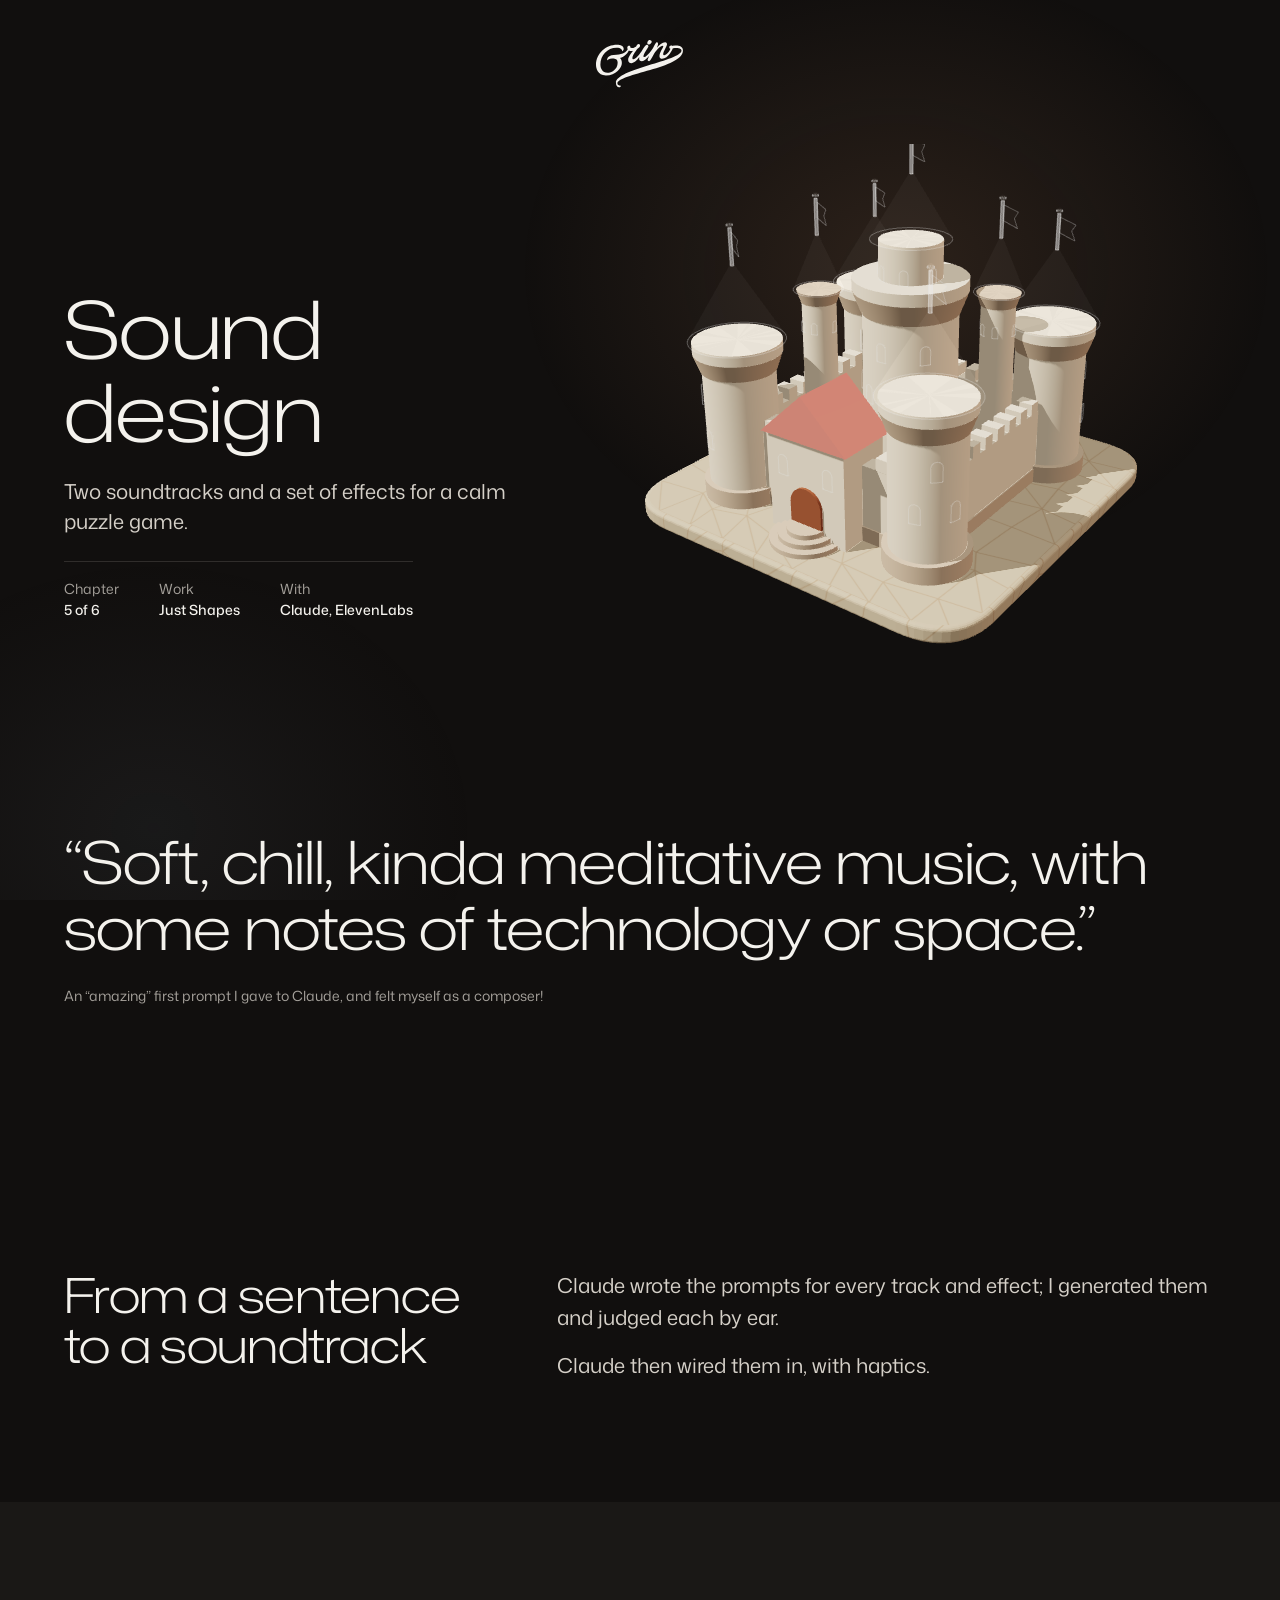
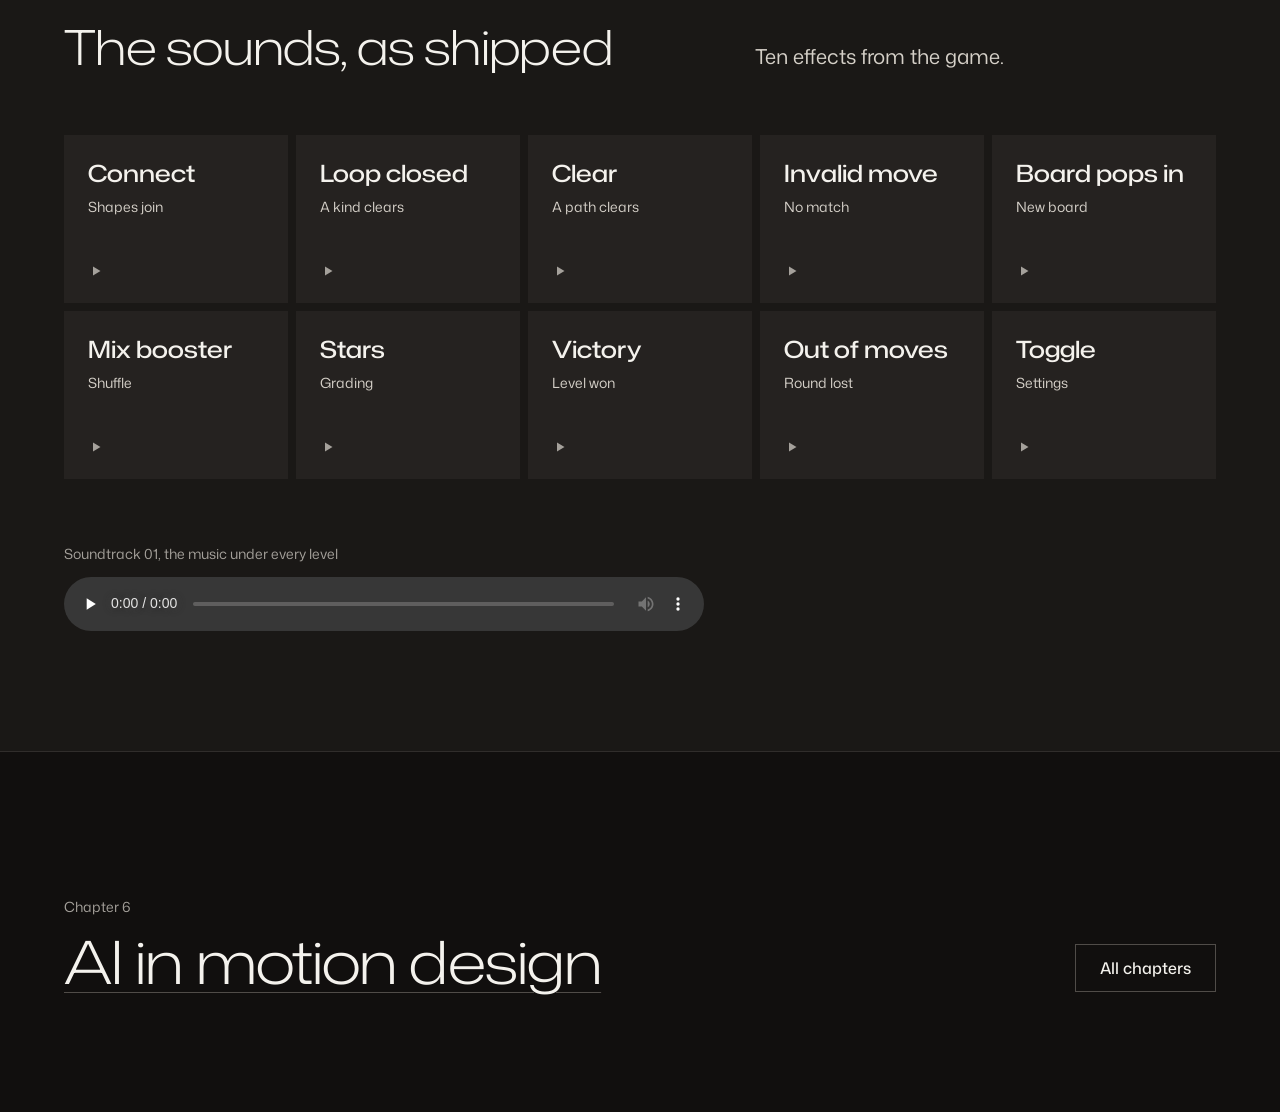
<file: chapters/sound.html>
<!doctype html>
<html lang="en">
<head>
<meta charset="utf-8">
<meta name="viewport" content="width=device-width, initial-scale=1">
<title>Sound design: Vadym Grin</title>
<meta name="description" content="Two soundtracks and a set of effects for a calm puzzle game.">
<link rel="icon" href="../assets/favicon.svg" type="image/svg+xml">
<link rel="preconnect" href="https://fonts.googleapis.com">
<link rel="preconnect" href="https://fonts.gstatic.com" crossorigin>
<link href="https://fonts.googleapis.com/css2?family=Mona+Sans:wdth,wght@100,400;100,500;125,300&display=swap" rel="stylesheet">
<link rel="stylesheet" href="../styles.css?v=mvtjvses">
<script>document.documentElement.classList.add('js');</script>
</head>
<body class="is-chapter">
<a class="skip" href="#main">Skip to content</a>
<header class="mast">
  <div class="container">
    <a class="mark" href="../" aria-label="Vadym Grin, home">
      <svg viewBox="0 0 52 28" width="78" height="42" aria-hidden="true"><path fill="currentColor" d="M40.873 1.34044C41.7499 1.34054 41.9844 2.06941 41.9844 2.5377C41.9841 3.63814 39.6937 6.87916 39.6934 8.46544C39.6934 8.80146 39.8903 9.04243 40.2715 9.04259C41.5776 9.04259 43.7461 6.35788 43.9883 5.2047C43.4591 4.94798 43.3243 4.67904 43.3242 4.26134C43.3242 3.69608 43.6585 3.2047 44.415 3.2047C45.0699 3.20476 45.3887 3.54259 45.3887 3.54259C45.3937 3.54112 46.1906 3.30919 47.3838 3.30919L47.376 3.30821C49.2341 3.30822 51.3954 3.88704 51.3955 6.20079C51.3955 16.7907 12.6775 19.7809 12.6758 25.8248C12.6758 26.2805 13.3874 27.0121 14.7158 27.0123C14.7346 27.356 14.2932 28.1012 13.6357 27.9879C12.5443 27.7989 11.7979 26.836 11.7979 25.3922C11.7979 17.082 50.5303 12.3089 50.5303 6.24962C50.53 5.67047 49.9846 4.72325 47.166 4.72325C46.0119 4.72331 45.3555 4.96349 45.3555 4.96349C45.3401 5.00137 42.8996 11.0189 39.0137 11.0191C38.4127 11.0191 37.499 10.7241 37.499 9.53185C37.4992 7.32257 39.7556 4.54571 39.7559 3.67442C39.7559 3.46418 39.6745 3.34532 39.4863 3.34532C36.9632 3.34547 33.9082 8.8463 33.9082 8.8463C32.8455 10.8492 31.7872 12.526 31.377 12.526C30.8138 12.5258 30.4941 12.2045 30.4941 11.7262C30.4944 11.4665 30.8918 10.4949 31.4688 9.24278C30.0924 10.9384 28.4464 12.5435 27.1504 12.5436C25.9333 12.5436 25.5107 11.7134 25.5107 11.0084C25.5108 10.7479 25.5586 10.4309 25.6426 10.0748C24.3327 11.8323 22.51 13.6744 20.8525 13.6744C19.1955 13.6742 19.0039 12.2903 19.0039 11.5602C19.004 9.60252 21.9248 6.28282 21.9248 6.28282C21.9248 6.28282 21.5557 6.53375 20.8193 6.5338C20.4078 6.5338 19.8758 6.44994 19.4229 6.1881C18.6023 7.81081 17.0112 9.93234 14.1406 10.6022C14.8494 11.1787 15.2842 12.1406 15.2842 13.5719C15.2842 16.4649 11.8013 20.9654 5.84277 20.9654C0.845911 20.9652 9.66778e-05 16.3699 0 14.7809C0 7.8857 5.81219 2.80138 12.4746 2.80138C14.428 2.80148 16.3838 3.44804 16.3838 5.37657C16.3837 6.12679 15.6896 6.65265 15.5391 6.71056C15.4191 6.75809 15.3829 6.6423 15.4014 6.59923C15.4352 6.52001 15.4511 6.45418 15.4512 6.34239C15.4512 5.79727 14.814 4.51036 12.1553 4.51036C6.64601 4.51046 2.5957 8.98124 2.5957 14.4928C2.59588 16.7285 3.79562 19.3931 6.70996 19.3932C9.24314 19.3932 12.7889 17.2885 12.7891 13.3834C12.7891 11.0005 10.703 10.8419 9.46582 10.9576C7.71429 11.1716 7.10862 11.5951 6.83008 11.9791C6.78867 12.037 6.72374 12.0268 6.6748 11.9664C6.6135 11.8894 6.57812 11.7097 6.57812 11.5865C6.57819 10.8612 7.06425 8.65695 12.125 8.65685C16.2379 8.65685 17.9945 6.86905 18.7373 5.5006C18.5806 5.21617 18.4844 4.86004 18.4844 4.41466C18.4844 3.73987 19.0514 3.35997 19.5684 3.35997C20.085 3.36004 20.2528 3.67288 20.2529 3.90196C20.2529 4.10843 20.1934 4.192 20.1934 4.192C20.1941 4.20702 20.2302 4.78571 21.1465 4.78575C22.4835 4.78575 23.7252 3.82336 23.7422 3.81017C23.7422 3.81017 24.3075 2.41368 25.3213 2.41368C25.7338 2.41397 26.0476 2.93882 26.0479 3.37169C26.0479 4.3012 24.5014 5.15462 24.4902 5.16075C24.4902 5.16075 21.5005 8.96624 21.5 10.5729C21.5 11.055 21.7352 11.3434 22.1191 11.3434C24.1587 11.3431 27.2796 6.09247 27.293 6.06993C28.2488 4.30023 29.3619 2.80394 30.0068 2.80333C30.5514 2.80333 30.9922 3.19351 30.9922 3.67442C30.9918 4.31685 28.0547 8.20664 28.0547 9.55235C28.0547 9.79908 28.0802 10.0748 28.4365 10.0748C30.355 10.0745 33.7842 4.58458 33.7842 4.58458C34.7363 2.77713 35.569 1.34195 35.7461 1.34142C36.2416 1.34142 36.6834 1.57054 36.6836 2.35704C36.6836 2.6894 36.4073 3.49927 35.9795 4.52403C37.3521 2.93526 39.1566 1.34044 40.873 1.34044ZM31.3926 0.0425873C31.9522 -0.160041 32.9258 0.388827 32.9258 1.08751V1.08849C32.9258 1.79214 31.9824 2.68201 31.3525 2.68224C31.0552 2.68224 30.2864 2.33253 30.2861 1.84923C30.2861 1.17318 30.8568 0.236463 31.3926 0.0425873Z"/></svg>
    </a>
  </div>
</header>

<main id="main">
  <section class="ch-hero" aria-labelledby="title">
    <div class="container ch-hero__grid">
      <div class="ch-hero__text">
        <h1 id="title" class="settle">Sound design</h1>
        <p class="lead settle">Two soundtracks and a set of effects for a calm puzzle game.</p>
        <dl class="band__meta">
          <div><dt>Chapter</dt><dd>5 of 6</dd></div>
          <div><dt>Work</dt><dd>Just Shapes</dd></div>
          <div><dt>With</dt><dd>Claude, ElevenLabs</dd></div>
        </dl>
      </div>
      <figure class="ch-hero__castle">
        <canvas class="castle castle--still" data-part="4" aria-hidden="true"></canvas>
      </figure>
    </div>
  </section>

<section class="ch-statement"><div class="container">
  <blockquote><p class="display-s">“Soft, chill, kinda meditative music, with some notes of technology or space.”</p><footer>An “amazing” first prompt I gave to Claude, and felt myself as a composer!</footer></blockquote>
</div></section>

<section class="ch-text" aria-labelledby="b1"><div class="container ch-split">
  <h2 id="b1">From a sentence to a soundtrack</h2>
  <div class="ch-prose"><p>Claude wrote the prompts for every track and effect; I generated them and judged each by ear.</p>
    <p>Claude then wired them in, with haptics.</p></div>
</div></section>

<section class="ch-sound" aria-labelledby="b2"><div class="container">
  <div class="ch-sound__head"><h2 id="b2">The sounds, as shipped</h2><p class="lead">Ten effects from the game.</p></div>
  <ul class="board"><li><button class="board__key" type="button" data-sound="../assets/sound/connect.m4a" aria-pressed="false" aria-label="Connect: Shapes join"><span class="board__name">Connect</span><span class="board__desc">Shapes join</span><svg class="board__play" viewBox="0 0 16 16" width="16" height="16" aria-hidden="true"><path d="M5 3.5v9l7.5-4.5z"/></svg></button></li><li><button class="board__key" type="button" data-sound="../assets/sound/loop-closed.m4a" aria-pressed="false" aria-label="Loop closed: A kind clears"><span class="board__name">Loop closed</span><span class="board__desc">A kind clears</span><svg class="board__play" viewBox="0 0 16 16" width="16" height="16" aria-hidden="true"><path d="M5 3.5v9l7.5-4.5z"/></svg></button></li><li><button class="board__key" type="button" data-sound="../assets/sound/clear-pairs.m4a" aria-pressed="false" aria-label="Clear: A path clears"><span class="board__name">Clear</span><span class="board__desc">A path clears</span><svg class="board__play" viewBox="0 0 16 16" width="16" height="16" aria-hidden="true"><path d="M5 3.5v9l7.5-4.5z"/></svg></button></li><li><button class="board__key" type="button" data-sound="../assets/sound/invalid.m4a" aria-pressed="false" aria-label="Invalid move: No match"><span class="board__name">Invalid move</span><span class="board__desc">No match</span><svg class="board__play" viewBox="0 0 16 16" width="16" height="16" aria-hidden="true"><path d="M5 3.5v9l7.5-4.5z"/></svg></button></li><li><button class="board__key" type="button" data-sound="../assets/sound/board-pops-in.m4a" aria-pressed="false" aria-label="Board pops in: New board"><span class="board__name">Board pops in</span><span class="board__desc">New board</span><svg class="board__play" viewBox="0 0 16 16" width="16" height="16" aria-hidden="true"><path d="M5 3.5v9l7.5-4.5z"/></svg></button></li><li><button class="board__key" type="button" data-sound="../assets/sound/booster-mix.m4a" aria-pressed="false" aria-label="Mix booster: Shuffle"><span class="board__name">Mix booster</span><span class="board__desc">Shuffle</span><svg class="board__play" viewBox="0 0 16 16" width="16" height="16" aria-hidden="true"><path d="M5 3.5v9l7.5-4.5z"/></svg></button></li><li><button class="board__key" type="button" data-sound="../assets/sound/stars.m4a" aria-pressed="false" aria-label="Stars: Grading"><span class="board__name">Stars</span><span class="board__desc">Grading</span><svg class="board__play" viewBox="0 0 16 16" width="16" height="16" aria-hidden="true"><path d="M5 3.5v9l7.5-4.5z"/></svg></button></li><li><button class="board__key" type="button" data-sound="../assets/sound/victory.m4a" aria-pressed="false" aria-label="Victory: Level won"><span class="board__name">Victory</span><span class="board__desc">Level won</span><svg class="board__play" viewBox="0 0 16 16" width="16" height="16" aria-hidden="true"><path d="M5 3.5v9l7.5-4.5z"/></svg></button></li><li><button class="board__key" type="button" data-sound="../assets/sound/out-of-moves.m4a" aria-pressed="false" aria-label="Out of moves: Round lost"><span class="board__name">Out of moves</span><span class="board__desc">Round lost</span><svg class="board__play" viewBox="0 0 16 16" width="16" height="16" aria-hidden="true"><path d="M5 3.5v9l7.5-4.5z"/></svg></button></li><li><button class="board__key" type="button" data-sound="../assets/sound/toggle.m4a" aria-pressed="false" aria-label="Toggle: Settings"><span class="board__name">Toggle</span><span class="board__desc">Settings</span><svg class="board__play" viewBox="0 0 16 16" width="16" height="16" aria-hidden="true"><path d="M5 3.5v9l7.5-4.5z"/></svg></button></li></ul>
  <figure class="track"><figcaption>Soundtrack 01, the music under every level</figcaption><audio controls preload="none" src="../assets/sound/soundtrack-01.m4a"></audio></figure>
</div></section>

  <nav class="ch-next" aria-label="Chapters">
    <div class="container ch-next__grid">
      <a class="ch-next__link" href="motion.html"><span class="ch-next__label">Chapter 6</span><span class="ch-next__title">AI in motion design</span></a>
      <a class="btn btn--secondary" href="../#chapters">All chapters</a>
    </div>
  </nav>
</main>


<script type="module" src="../assets/site.js?v=mvtjvses"></script>
</body>
</html>
</file>
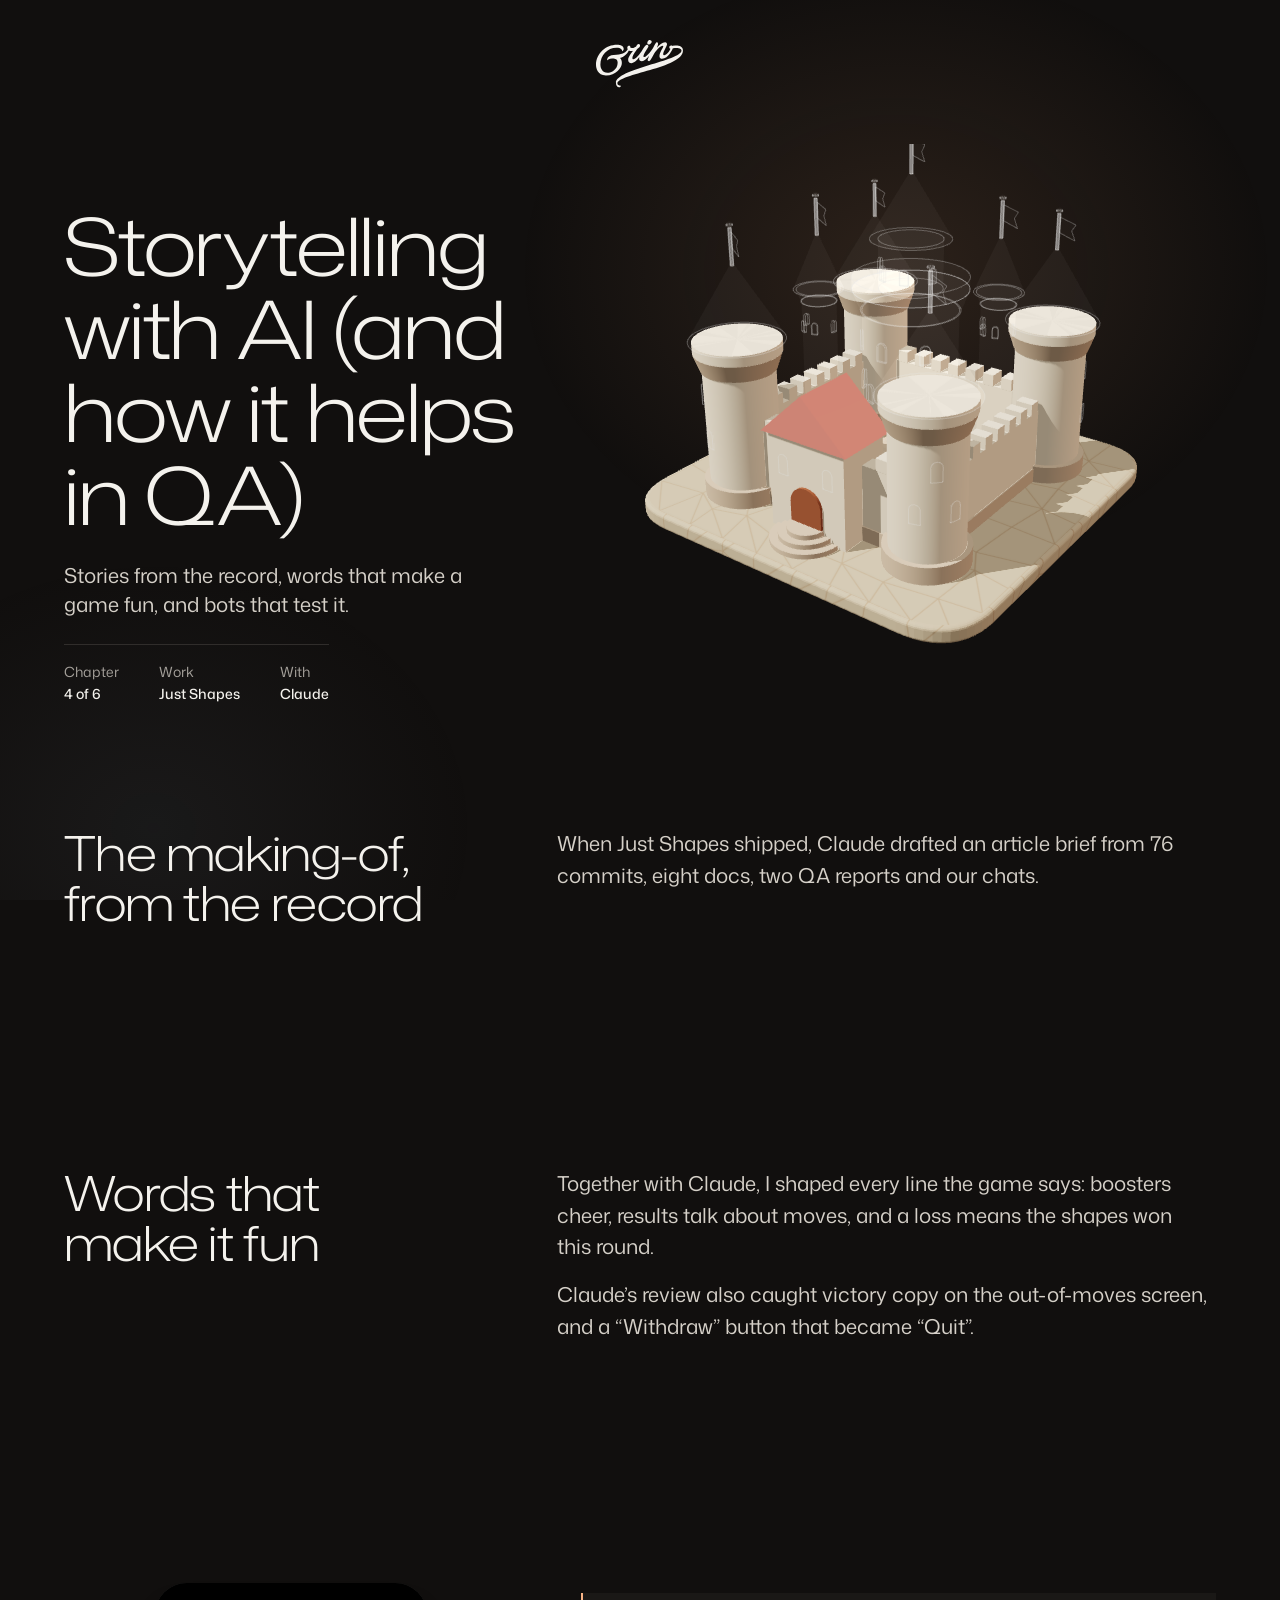
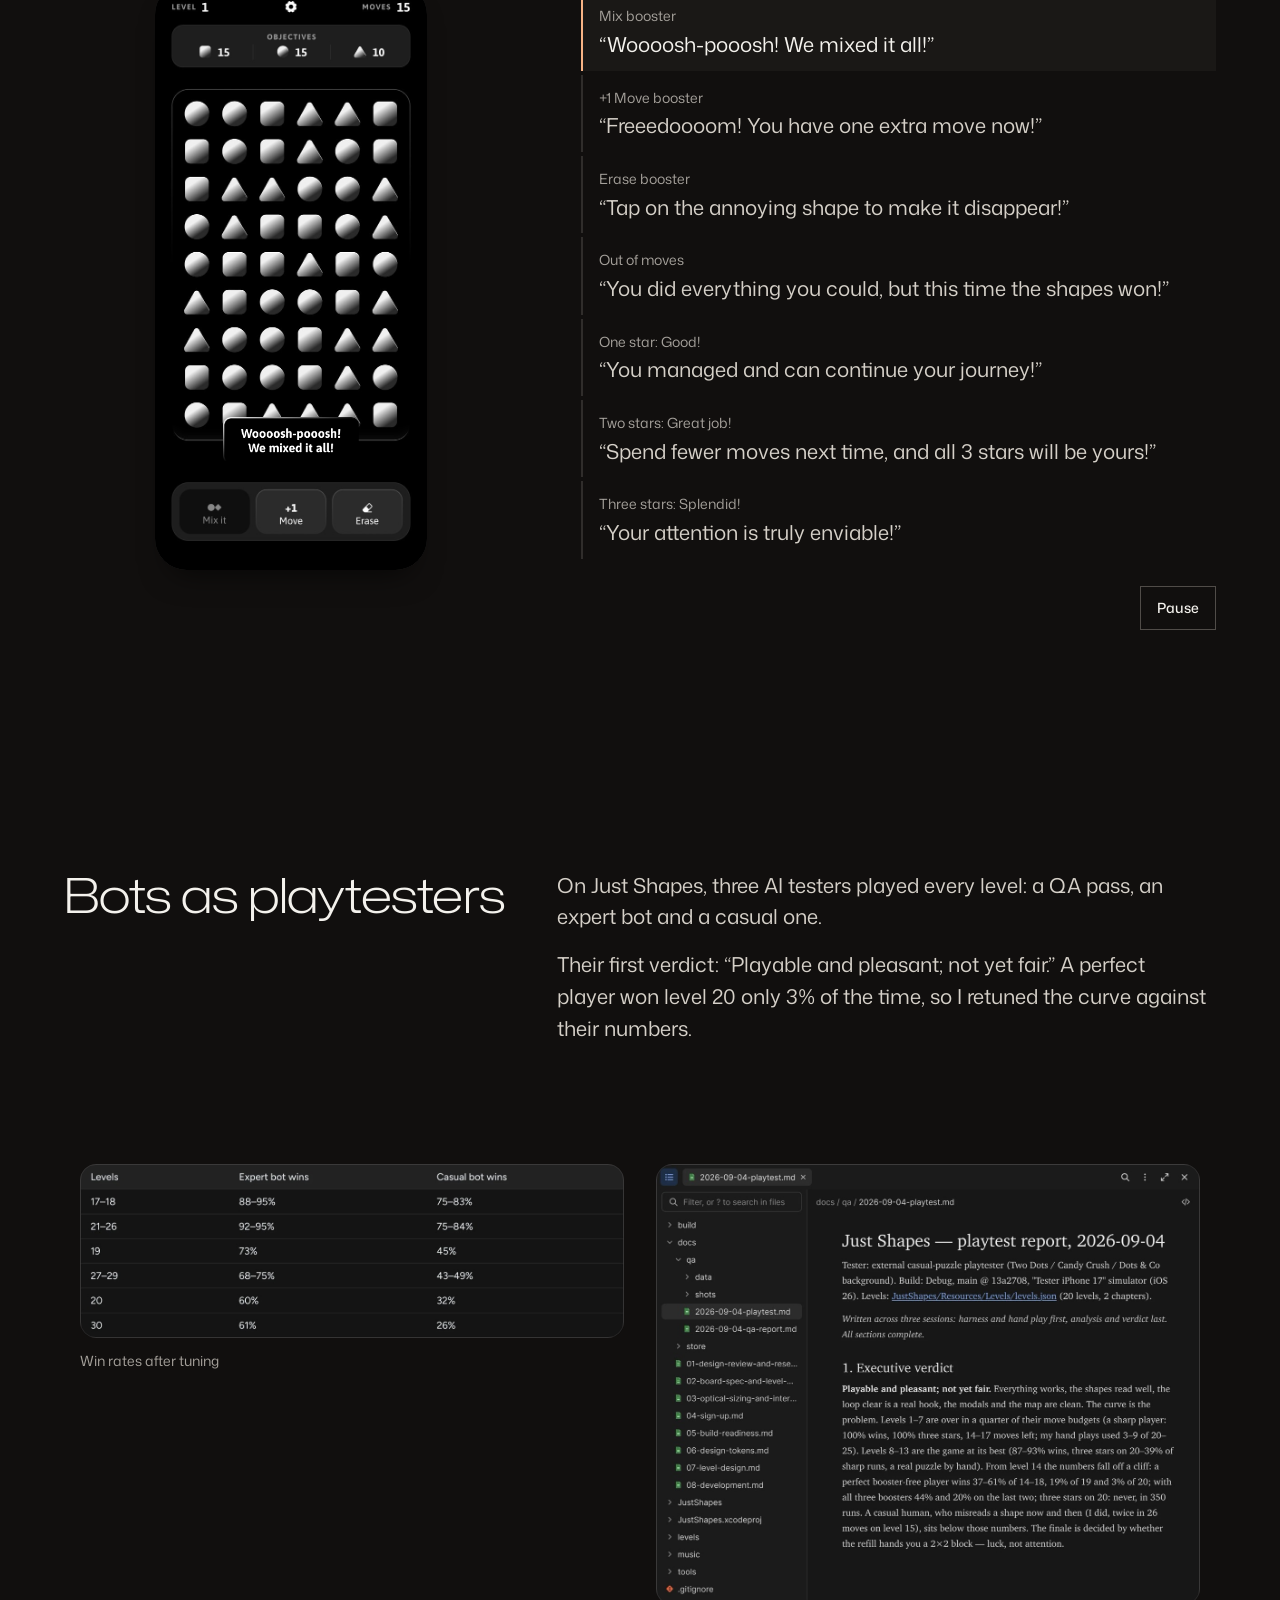
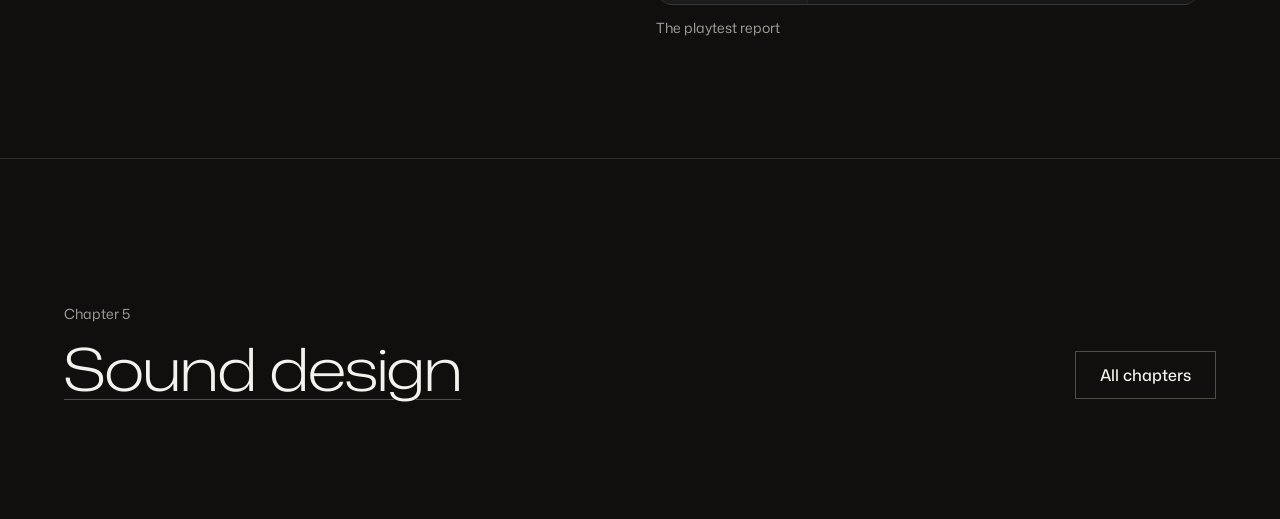
<file: chapters/storytelling.html>
<!doctype html>
<html lang="en">
<head>
<meta charset="utf-8">
<meta name="viewport" content="width=device-width, initial-scale=1">
<title>Storytelling with AI (and how it helps in QA): Vadym Grin</title>
<meta name="description" content="Stories from the record, words that make a game fun, and bots that test it.">
<link rel="icon" href="../assets/favicon.svg" type="image/svg+xml">
<link rel="preconnect" href="https://fonts.googleapis.com">
<link rel="preconnect" href="https://fonts.gstatic.com" crossorigin>
<link href="https://fonts.googleapis.com/css2?family=Mona+Sans:wdth,wght@100,400;100,500;125,300&display=swap" rel="stylesheet">
<link rel="stylesheet" href="../styles.css?v=mvtjvses">
<script>document.documentElement.classList.add('js');</script>
</head>
<body class="is-chapter">
<a class="skip" href="#main">Skip to content</a>
<header class="mast">
  <div class="container">
    <a class="mark" href="../" aria-label="Vadym Grin, home">
      <svg viewBox="0 0 52 28" width="78" height="42" aria-hidden="true"><path fill="currentColor" d="M40.873 1.34044C41.7499 1.34054 41.9844 2.06941 41.9844 2.5377C41.9841 3.63814 39.6937 6.87916 39.6934 8.46544C39.6934 8.80146 39.8903 9.04243 40.2715 9.04259C41.5776 9.04259 43.7461 6.35788 43.9883 5.2047C43.4591 4.94798 43.3243 4.67904 43.3242 4.26134C43.3242 3.69608 43.6585 3.2047 44.415 3.2047C45.0699 3.20476 45.3887 3.54259 45.3887 3.54259C45.3937 3.54112 46.1906 3.30919 47.3838 3.30919L47.376 3.30821C49.2341 3.30822 51.3954 3.88704 51.3955 6.20079C51.3955 16.7907 12.6775 19.7809 12.6758 25.8248C12.6758 26.2805 13.3874 27.0121 14.7158 27.0123C14.7346 27.356 14.2932 28.1012 13.6357 27.9879C12.5443 27.7989 11.7979 26.836 11.7979 25.3922C11.7979 17.082 50.5303 12.3089 50.5303 6.24962C50.53 5.67047 49.9846 4.72325 47.166 4.72325C46.0119 4.72331 45.3555 4.96349 45.3555 4.96349C45.3401 5.00137 42.8996 11.0189 39.0137 11.0191C38.4127 11.0191 37.499 10.7241 37.499 9.53185C37.4992 7.32257 39.7556 4.54571 39.7559 3.67442C39.7559 3.46418 39.6745 3.34532 39.4863 3.34532C36.9632 3.34547 33.9082 8.8463 33.9082 8.8463C32.8455 10.8492 31.7872 12.526 31.377 12.526C30.8138 12.5258 30.4941 12.2045 30.4941 11.7262C30.4944 11.4665 30.8918 10.4949 31.4688 9.24278C30.0924 10.9384 28.4464 12.5435 27.1504 12.5436C25.9333 12.5436 25.5107 11.7134 25.5107 11.0084C25.5108 10.7479 25.5586 10.4309 25.6426 10.0748C24.3327 11.8323 22.51 13.6744 20.8525 13.6744C19.1955 13.6742 19.0039 12.2903 19.0039 11.5602C19.004 9.60252 21.9248 6.28282 21.9248 6.28282C21.9248 6.28282 21.5557 6.53375 20.8193 6.5338C20.4078 6.5338 19.8758 6.44994 19.4229 6.1881C18.6023 7.81081 17.0112 9.93234 14.1406 10.6022C14.8494 11.1787 15.2842 12.1406 15.2842 13.5719C15.2842 16.4649 11.8013 20.9654 5.84277 20.9654C0.845911 20.9652 9.66778e-05 16.3699 0 14.7809C0 7.8857 5.81219 2.80138 12.4746 2.80138C14.428 2.80148 16.3838 3.44804 16.3838 5.37657C16.3837 6.12679 15.6896 6.65265 15.5391 6.71056C15.4191 6.75809 15.3829 6.6423 15.4014 6.59923C15.4352 6.52001 15.4511 6.45418 15.4512 6.34239C15.4512 5.79727 14.814 4.51036 12.1553 4.51036C6.64601 4.51046 2.5957 8.98124 2.5957 14.4928C2.59588 16.7285 3.79562 19.3931 6.70996 19.3932C9.24314 19.3932 12.7889 17.2885 12.7891 13.3834C12.7891 11.0005 10.703 10.8419 9.46582 10.9576C7.71429 11.1716 7.10862 11.5951 6.83008 11.9791C6.78867 12.037 6.72374 12.0268 6.6748 11.9664C6.6135 11.8894 6.57812 11.7097 6.57812 11.5865C6.57819 10.8612 7.06425 8.65695 12.125 8.65685C16.2379 8.65685 17.9945 6.86905 18.7373 5.5006C18.5806 5.21617 18.4844 4.86004 18.4844 4.41466C18.4844 3.73987 19.0514 3.35997 19.5684 3.35997C20.085 3.36004 20.2528 3.67288 20.2529 3.90196C20.2529 4.10843 20.1934 4.192 20.1934 4.192C20.1941 4.20702 20.2302 4.78571 21.1465 4.78575C22.4835 4.78575 23.7252 3.82336 23.7422 3.81017C23.7422 3.81017 24.3075 2.41368 25.3213 2.41368C25.7338 2.41397 26.0476 2.93882 26.0479 3.37169C26.0479 4.3012 24.5014 5.15462 24.4902 5.16075C24.4902 5.16075 21.5005 8.96624 21.5 10.5729C21.5 11.055 21.7352 11.3434 22.1191 11.3434C24.1587 11.3431 27.2796 6.09247 27.293 6.06993C28.2488 4.30023 29.3619 2.80394 30.0068 2.80333C30.5514 2.80333 30.9922 3.19351 30.9922 3.67442C30.9918 4.31685 28.0547 8.20664 28.0547 9.55235C28.0547 9.79908 28.0802 10.0748 28.4365 10.0748C30.355 10.0745 33.7842 4.58458 33.7842 4.58458C34.7363 2.77713 35.569 1.34195 35.7461 1.34142C36.2416 1.34142 36.6834 1.57054 36.6836 2.35704C36.6836 2.6894 36.4073 3.49927 35.9795 4.52403C37.3521 2.93526 39.1566 1.34044 40.873 1.34044ZM31.3926 0.0425873C31.9522 -0.160041 32.9258 0.388827 32.9258 1.08751V1.08849C32.9258 1.79214 31.9824 2.68201 31.3525 2.68224C31.0552 2.68224 30.2864 2.33253 30.2861 1.84923C30.2861 1.17318 30.8568 0.236463 31.3926 0.0425873Z"/></svg>
    </a>
  </div>
</header>

<main id="main">
  <section class="ch-hero" aria-labelledby="title">
    <div class="container ch-hero__grid">
      <div class="ch-hero__text">
        <h1 id="title" class="settle">Storytelling with AI (and how it helps in QA)</h1>
        <p class="lead settle">Stories from the record, words that make a game fun, and bots that test it.</p>
        <dl class="band__meta">
          <div><dt>Chapter</dt><dd>4 of 6</dd></div>
          <div><dt>Work</dt><dd>Just Shapes</dd></div>
          <div><dt>With</dt><dd>Claude</dd></div>
        </dl>
      </div>
      <figure class="ch-hero__castle">
        <canvas class="castle castle--still" data-part="3" aria-hidden="true"></canvas>
      </figure>
    </div>
  </section>

<section class="ch-text" aria-labelledby="b0"><div class="container ch-split">
  <h2 id="b0">The making-of, from the record</h2>
  <div class="ch-prose"><p>When Just Shapes shipped, Claude drafted an article brief from 76 commits, eight docs, two QA reports and our chats.</p></div>
</div></section>

<section class="ch-text" aria-labelledby="b1"><div class="container ch-split">
  <h2 id="b1">Words that make it fun</h2>
  <div class="ch-prose"><p>Together with Claude, I shaped every line the game says: boosters cheer, results talk about moves, and a loss means the shapes won this round.</p>
    <p>Claude’s review also caught victory copy on the out-of-moves screen, and a “Withdraw” button that became “Quit”.</p></div>
</div></section>

<section class="ch-moments" aria-labelledby="b2"><div class="container">
  <h2 id="b2" class="visually-hidden">The game’s words, in the moments they appear</h2>
  <div class="mom" data-moments>
    <figure class="mom__phone" data-kind="product">
      <div class="mom__screen">
        <img class="mom__base" data-base="mix" src="../assets/img/js/moments/base-mix.jpg" width="600" height="1295" alt="" decoding="async"><img class="mom__base" data-base="move" src="../assets/img/js/moments/base-move.jpg" width="600" height="1295" alt="" decoding="async"><img class="mom__base" data-base="erase" src="../assets/img/js/moments/base-erase.jpg" width="600" height="1295" alt="" decoding="async"><img class="mom__base" data-base="lost" src="../assets/img/js/moments/base-lost.jpg" width="600" height="1295" alt="" decoding="async"><img class="mom__base" data-base="win1" src="../assets/img/js/moments/base-win1.jpg" width="600" height="1295" alt="" decoding="async"><img class="mom__base" data-base="win2" src="../assets/img/js/moments/base-win2.jpg" width="600" height="1295" alt="" decoding="async"><img class="mom__base is-on" data-base="win3" src="../assets/img/js/moments/base-win3.jpg" width="600" height="1295" alt="" decoding="async">
        <span class="mom__dim is-on" aria-hidden="true"></span>
        <img class="mom__layer mom__layer--toast" data-layer="mix" src="../assets/img/js/moments/layer-mix.png" alt="" decoding="async" style="left: 24.87%; top: 73.92%; width: 50.26%"><img class="mom__layer mom__layer--toast" data-layer="move" src="../assets/img/js/moments/layer-move.png" alt="" decoding="async" style="left: 12.31%; top: 73.92%; width: 75.38%"><img class="mom__layer mom__layer--toast" data-layer="erase" src="../assets/img/js/moments/layer-erase.png" alt="" decoding="async" style="left: 6.15%; top: 73.92%; width: 87.69%"><img class="mom__layer mom__layer--modal" data-layer="lost" src="../assets/img/js/moments/layer-lost.png" alt="" decoding="async" style="left: 5.64%; top: 24.60%; width: 88.72%"><img class="mom__layer mom__layer--modal" data-layer="win1" src="../assets/img/js/moments/layer-win1.png" alt="" decoding="async" style="left: 5.64%; top: 24.60%; width: 88.72%"><img class="mom__layer mom__layer--modal" data-layer="win2" src="../assets/img/js/moments/layer-win2.png" alt="" decoding="async" style="left: 5.64%; top: 24.60%; width: 88.72%"><img class="mom__layer mom__layer--modal is-on" data-layer="win3" src="../assets/img/js/moments/layer-win3.png" alt="" decoding="async" style="left: 5.64%; top: 24.60%; width: 88.72%">
        <span class="mom__tap" aria-hidden="true"></span>
      </div>
      <figcaption class="visually-hidden" aria-live="polite" data-moment-live>Three stars: Splendid! Your attention is truly enviable!</figcaption>
    </figure>
    <ol class="mom__list"><li><button class="mom__item" type="button" data-moment="mix" data-tap="21.8" aria-pressed="false"><span class="mom__kind">Mix booster</span><span class="mom__words">“Woooosh-pooosh! We mixed it all!”</span></button></li><li><button class="mom__item" type="button" data-moment="move" data-tap="50" aria-pressed="false"><span class="mom__kind">+1 Move booster</span><span class="mom__words">“Freeedoooom! You have one extra move now!”</span></button></li><li><button class="mom__item" type="button" data-moment="erase" data-tap="78" aria-pressed="false"><span class="mom__kind">Erase booster</span><span class="mom__words">“Tap on the annoying shape to make it disappear!”</span></button></li><li><button class="mom__item" type="button" data-moment="lost" aria-pressed="false"><span class="mom__kind">Out of moves</span><span class="mom__words">“You did everything you could, but this time the shapes won!”</span></button></li><li><button class="mom__item" type="button" data-moment="win1" aria-pressed="false"><span class="mom__kind">One star: Good!</span><span class="mom__words">“You managed and can continue your journey!”</span></button></li><li><button class="mom__item" type="button" data-moment="win2" aria-pressed="false"><span class="mom__kind">Two stars: Great job!</span><span class="mom__words">“Spend fewer moves next time, and all 3 stars will be yours!”</span></button></li><li><button class="mom__item is-on" type="button" data-moment="win3" aria-pressed="true"><span class="mom__kind">Three stars: Splendid!</span><span class="mom__words">“Your attention is truly enviable!”</span></button></li></ol>
  </div>
  <div class="mom__foot"><button class="btn btn--secondary btn--small" type="button" data-moments-toggle>Pause</button></div>
</div></section>

<section class="ch-text" aria-labelledby="b3"><div class="container ch-split">
  <h2 id="b3">Bots as playtesters</h2>
  <div class="ch-prose"><p>On Just Shapes, three AI testers played every level: a QA pass, an expert bot and a casual one.</p>
    <p>Their first verdict: “Playable and pleasant; not yet fair.” A perfect player won level 20 only 3% of the time, so I retuned the curve against their numbers.</p></div>
</div></section>

<section class="ch-figure ch-figure--follow"><div class="container"><div class="shots-pair"><figure class="shot" data-kind="product"><img src="../assets/img/shapes-winrates.jpg" width="1200" height="383" alt="Win rates by level for the expert and casual bots after tuning" sizes="(min-width: 60rem) 34rem, 100vw" loading="lazy" decoding="async"><figcaption>Win rates after tuning</figcaption></figure><figure class="shot" data-kind="product"><img src="../assets/img/shapes-playtest.jpg" width="1200" height="971" alt="The Just Shapes playtest report of 4 September, open in an editor" sizes="(min-width: 60rem) 34rem, 100vw" loading="lazy" decoding="async"><figcaption>The playtest report</figcaption></figure></div></div></section>

  <nav class="ch-next" aria-label="Chapters">
    <div class="container ch-next__grid">
      <a class="ch-next__link" href="sound.html"><span class="ch-next__label">Chapter 5</span><span class="ch-next__title">Sound design</span></a>
      <a class="btn btn--secondary" href="../#chapters">All chapters</a>
    </div>
  </nav>
</main>


<script type="module" src="../assets/site.js?v=mvtjvses"></script>
</body>
</html>
</file>
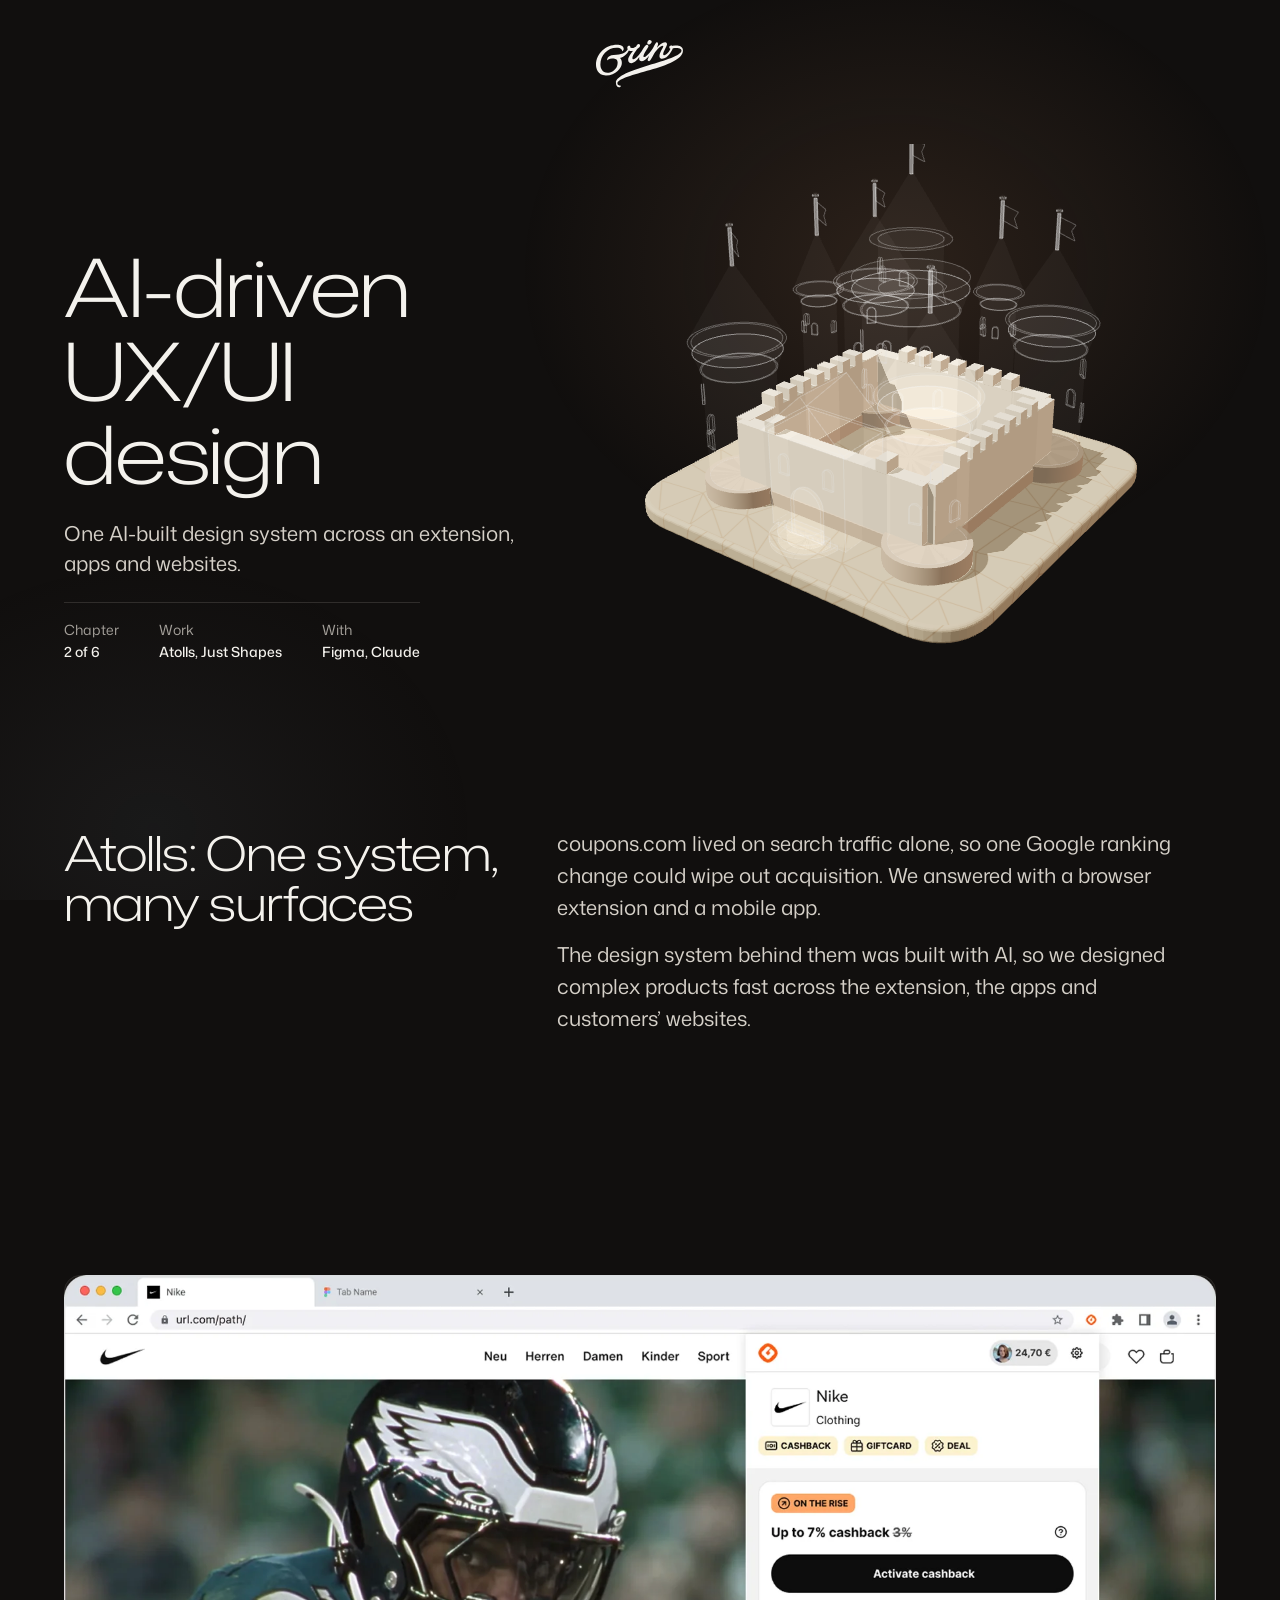
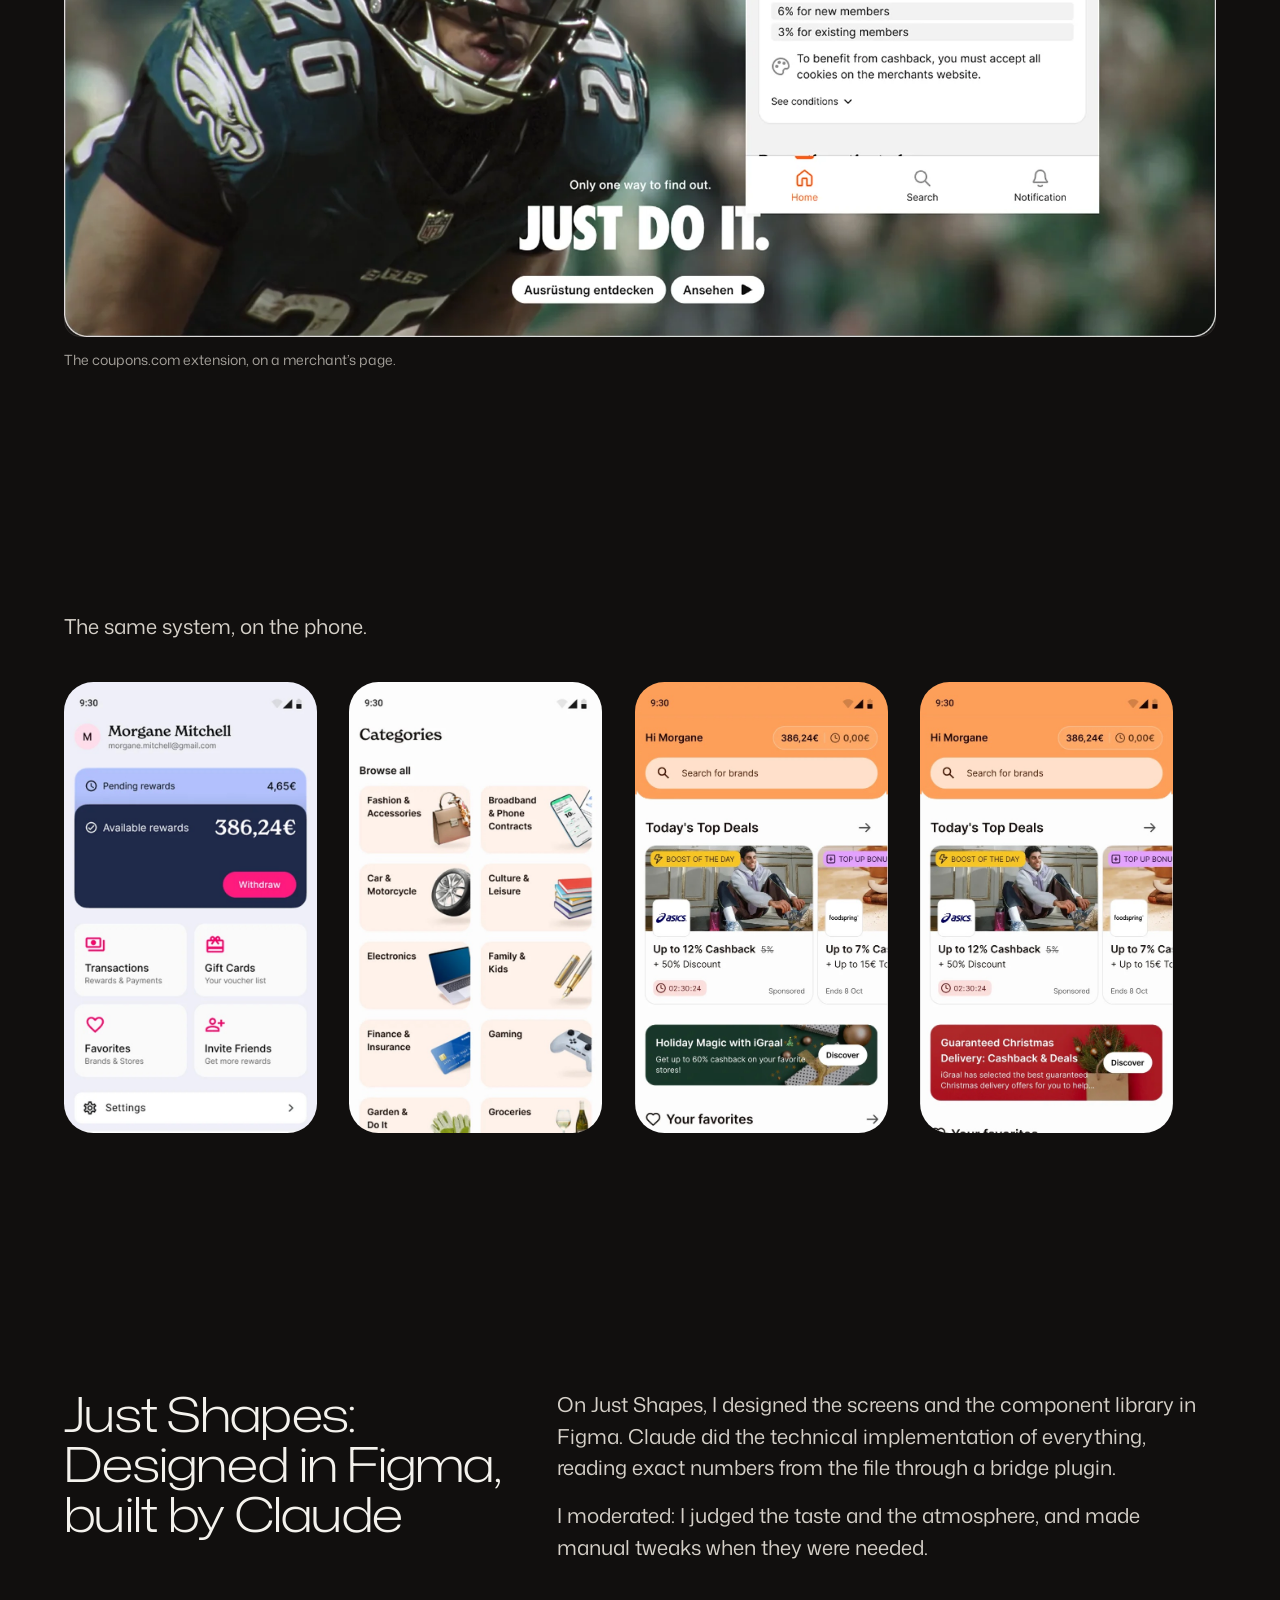
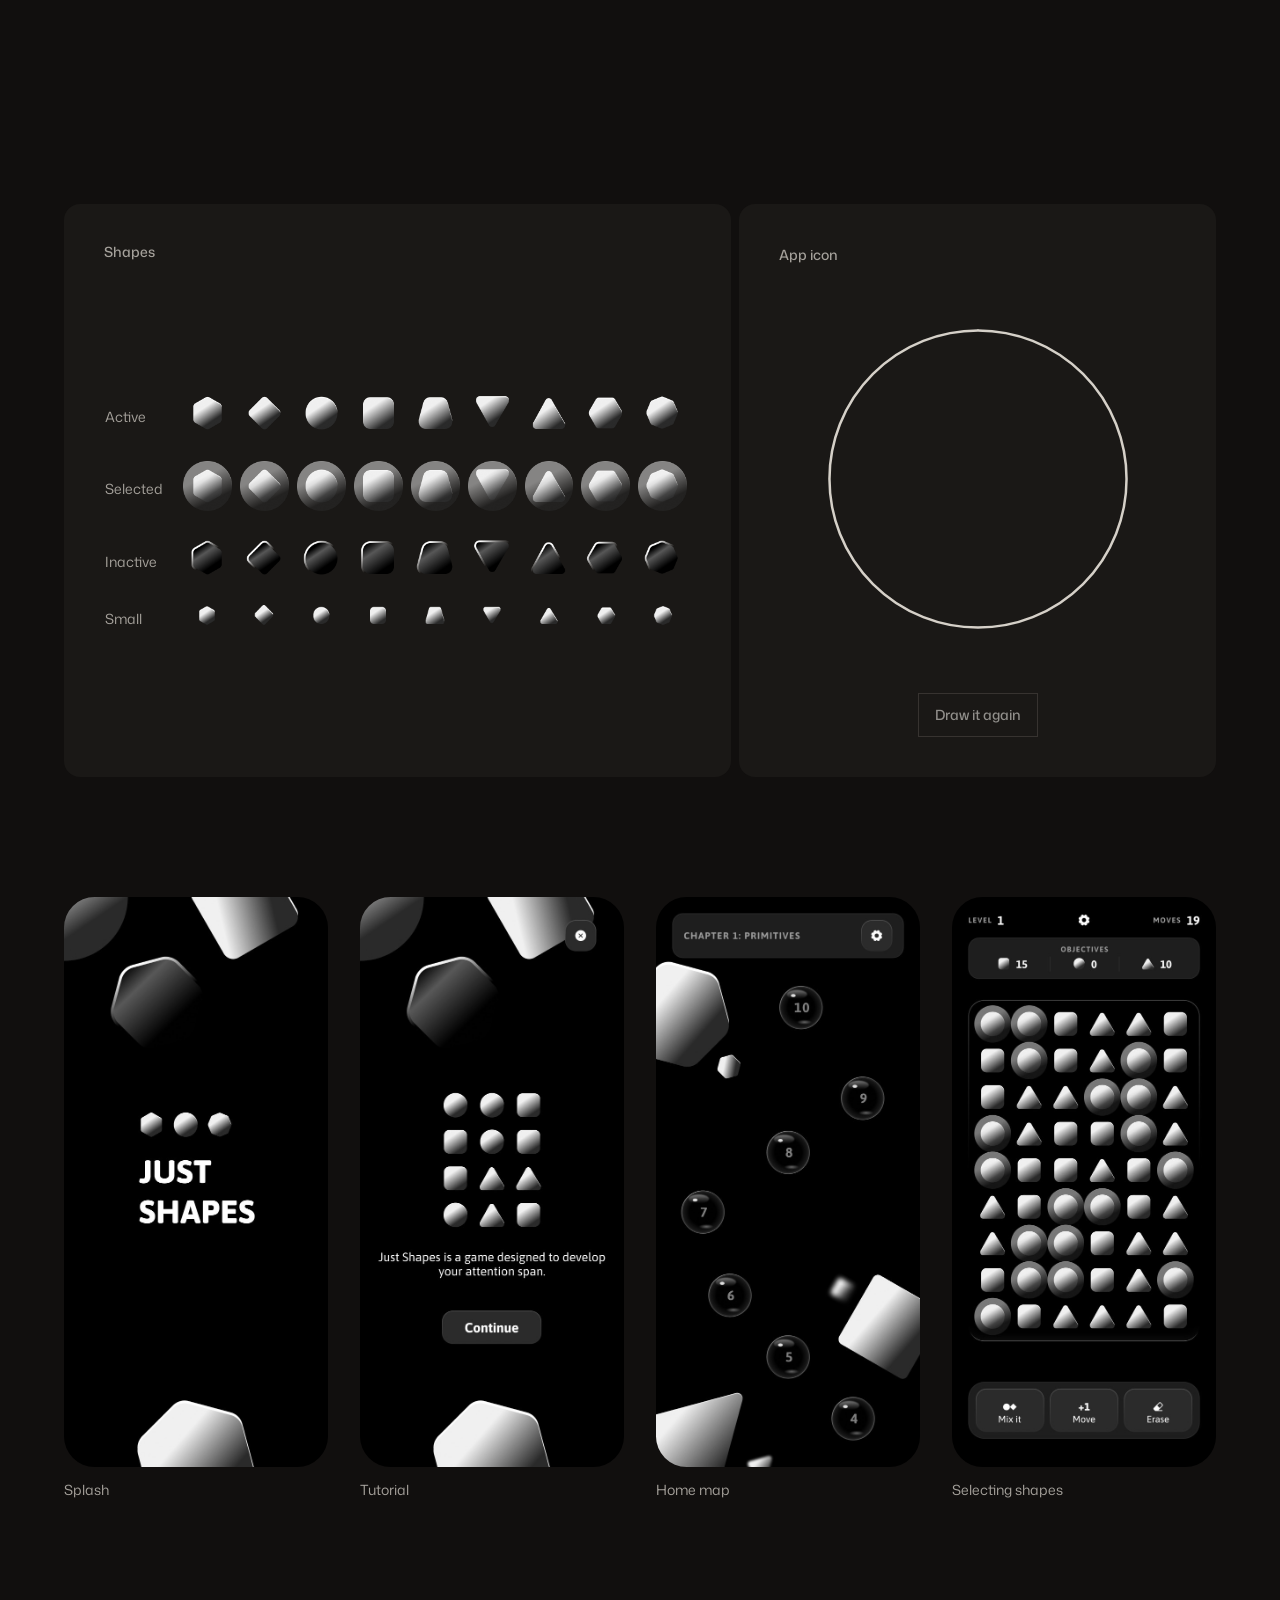
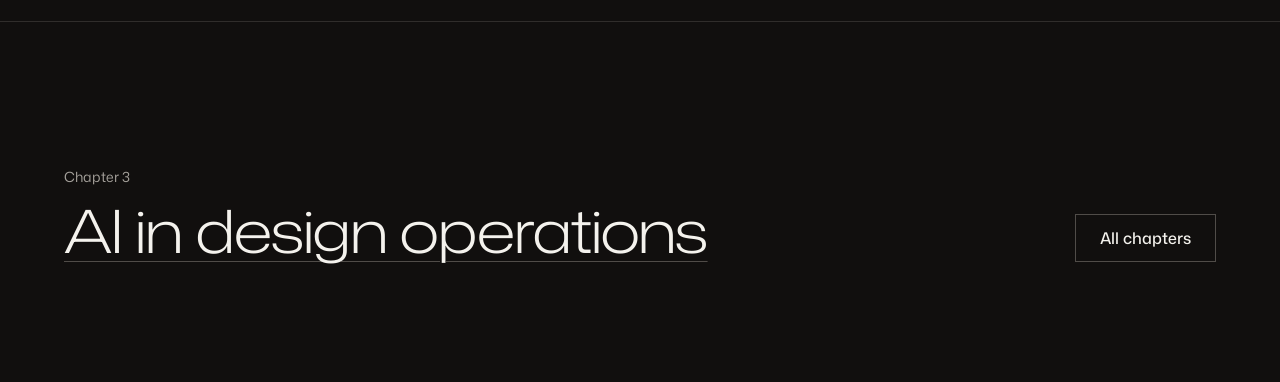
<file: chapters/ux-ui.html>
<!doctype html>
<html lang="en">
<head>
<meta charset="utf-8">
<meta name="viewport" content="width=device-width, initial-scale=1">
<title>AI-driven UX/UI design: Vadym Grin</title>
<meta name="description" content="One AI-built design system across an extension, apps and websites.">
<link rel="icon" href="../assets/favicon.svg" type="image/svg+xml">
<link rel="preconnect" href="https://fonts.googleapis.com">
<link rel="preconnect" href="https://fonts.gstatic.com" crossorigin>
<link href="https://fonts.googleapis.com/css2?family=Mona+Sans:wdth,wght@100,400;100,500;125,300&display=swap" rel="stylesheet">
<link rel="stylesheet" href="../styles.css?v=mvtjvses">
<script>document.documentElement.classList.add('js');</script>
</head>
<body class="is-chapter">
<a class="skip" href="#main">Skip to content</a>
<header class="mast">
  <div class="container">
    <a class="mark" href="../" aria-label="Vadym Grin, home">
      <svg viewBox="0 0 52 28" width="78" height="42" aria-hidden="true"><path fill="currentColor" d="M40.873 1.34044C41.7499 1.34054 41.9844 2.06941 41.9844 2.5377C41.9841 3.63814 39.6937 6.87916 39.6934 8.46544C39.6934 8.80146 39.8903 9.04243 40.2715 9.04259C41.5776 9.04259 43.7461 6.35788 43.9883 5.2047C43.4591 4.94798 43.3243 4.67904 43.3242 4.26134C43.3242 3.69608 43.6585 3.2047 44.415 3.2047C45.0699 3.20476 45.3887 3.54259 45.3887 3.54259C45.3937 3.54112 46.1906 3.30919 47.3838 3.30919L47.376 3.30821C49.2341 3.30822 51.3954 3.88704 51.3955 6.20079C51.3955 16.7907 12.6775 19.7809 12.6758 25.8248C12.6758 26.2805 13.3874 27.0121 14.7158 27.0123C14.7346 27.356 14.2932 28.1012 13.6357 27.9879C12.5443 27.7989 11.7979 26.836 11.7979 25.3922C11.7979 17.082 50.5303 12.3089 50.5303 6.24962C50.53 5.67047 49.9846 4.72325 47.166 4.72325C46.0119 4.72331 45.3555 4.96349 45.3555 4.96349C45.3401 5.00137 42.8996 11.0189 39.0137 11.0191C38.4127 11.0191 37.499 10.7241 37.499 9.53185C37.4992 7.32257 39.7556 4.54571 39.7559 3.67442C39.7559 3.46418 39.6745 3.34532 39.4863 3.34532C36.9632 3.34547 33.9082 8.8463 33.9082 8.8463C32.8455 10.8492 31.7872 12.526 31.377 12.526C30.8138 12.5258 30.4941 12.2045 30.4941 11.7262C30.4944 11.4665 30.8918 10.4949 31.4688 9.24278C30.0924 10.9384 28.4464 12.5435 27.1504 12.5436C25.9333 12.5436 25.5107 11.7134 25.5107 11.0084C25.5108 10.7479 25.5586 10.4309 25.6426 10.0748C24.3327 11.8323 22.51 13.6744 20.8525 13.6744C19.1955 13.6742 19.0039 12.2903 19.0039 11.5602C19.004 9.60252 21.9248 6.28282 21.9248 6.28282C21.9248 6.28282 21.5557 6.53375 20.8193 6.5338C20.4078 6.5338 19.8758 6.44994 19.4229 6.1881C18.6023 7.81081 17.0112 9.93234 14.1406 10.6022C14.8494 11.1787 15.2842 12.1406 15.2842 13.5719C15.2842 16.4649 11.8013 20.9654 5.84277 20.9654C0.845911 20.9652 9.66778e-05 16.3699 0 14.7809C0 7.8857 5.81219 2.80138 12.4746 2.80138C14.428 2.80148 16.3838 3.44804 16.3838 5.37657C16.3837 6.12679 15.6896 6.65265 15.5391 6.71056C15.4191 6.75809 15.3829 6.6423 15.4014 6.59923C15.4352 6.52001 15.4511 6.45418 15.4512 6.34239C15.4512 5.79727 14.814 4.51036 12.1553 4.51036C6.64601 4.51046 2.5957 8.98124 2.5957 14.4928C2.59588 16.7285 3.79562 19.3931 6.70996 19.3932C9.24314 19.3932 12.7889 17.2885 12.7891 13.3834C12.7891 11.0005 10.703 10.8419 9.46582 10.9576C7.71429 11.1716 7.10862 11.5951 6.83008 11.9791C6.78867 12.037 6.72374 12.0268 6.6748 11.9664C6.6135 11.8894 6.57812 11.7097 6.57812 11.5865C6.57819 10.8612 7.06425 8.65695 12.125 8.65685C16.2379 8.65685 17.9945 6.86905 18.7373 5.5006C18.5806 5.21617 18.4844 4.86004 18.4844 4.41466C18.4844 3.73987 19.0514 3.35997 19.5684 3.35997C20.085 3.36004 20.2528 3.67288 20.2529 3.90196C20.2529 4.10843 20.1934 4.192 20.1934 4.192C20.1941 4.20702 20.2302 4.78571 21.1465 4.78575C22.4835 4.78575 23.7252 3.82336 23.7422 3.81017C23.7422 3.81017 24.3075 2.41368 25.3213 2.41368C25.7338 2.41397 26.0476 2.93882 26.0479 3.37169C26.0479 4.3012 24.5014 5.15462 24.4902 5.16075C24.4902 5.16075 21.5005 8.96624 21.5 10.5729C21.5 11.055 21.7352 11.3434 22.1191 11.3434C24.1587 11.3431 27.2796 6.09247 27.293 6.06993C28.2488 4.30023 29.3619 2.80394 30.0068 2.80333C30.5514 2.80333 30.9922 3.19351 30.9922 3.67442C30.9918 4.31685 28.0547 8.20664 28.0547 9.55235C28.0547 9.79908 28.0802 10.0748 28.4365 10.0748C30.355 10.0745 33.7842 4.58458 33.7842 4.58458C34.7363 2.77713 35.569 1.34195 35.7461 1.34142C36.2416 1.34142 36.6834 1.57054 36.6836 2.35704C36.6836 2.6894 36.4073 3.49927 35.9795 4.52403C37.3521 2.93526 39.1566 1.34044 40.873 1.34044ZM31.3926 0.0425873C31.9522 -0.160041 32.9258 0.388827 32.9258 1.08751V1.08849C32.9258 1.79214 31.9824 2.68201 31.3525 2.68224C31.0552 2.68224 30.2864 2.33253 30.2861 1.84923C30.2861 1.17318 30.8568 0.236463 31.3926 0.0425873Z"/></svg>
    </a>
  </div>
</header>

<main id="main">
  <section class="ch-hero" aria-labelledby="title">
    <div class="container ch-hero__grid">
      <div class="ch-hero__text">
        <h1 id="title" class="settle">AI-driven UX/UI design</h1>
        <p class="lead settle">One AI-built design system across an extension, apps and websites.</p>
        <dl class="band__meta">
          <div><dt>Chapter</dt><dd>2 of 6</dd></div>
          <div><dt>Work</dt><dd>Atolls, Just Shapes</dd></div>
          <div><dt>With</dt><dd>Figma, Claude</dd></div>
        </dl>
      </div>
      <figure class="ch-hero__castle">
        <canvas class="castle castle--still" data-part="1" aria-hidden="true"></canvas>
      </figure>
    </div>
  </section>

<section class="ch-text" aria-labelledby="b0"><div class="container ch-split">
  <h2 id="b0">Atolls: One system, many surfaces</h2>
  <div class="ch-prose"><p>coupons.com lived on search traffic alone, so one Google ranking change could wipe out acquisition. We answered with a browser extension and a mobile app.</p>
    <p>The design system behind them was built with AI, so we designed complex products fast across the extension, the apps and customers’ websites.</p></div>
</div></section>

<section class="ch-figure"><div class="container">
  <figure class="shot" data-kind="product"><img src="../assets/img/coupons-extension.webp" width="1760" height="1012" alt="The coupons.com browser extension open beside a merchant’s page, offering cashback" sizes="(min-width: 90rem) 1312px, 100vw" loading="lazy" decoding="async"><figcaption>The coupons.com extension, on a merchant’s page.</figcaption></figure>
</div></section>

<section class="ch-rail"><div class="container"><p class="ch-rail__note">The same system, on the phone.</p></div>
  <ul class="rail" tabindex="0" aria-label="The coupons.com mobile app"><li><figure class="rail__shot" data-kind="product"><img src="../assets/img/coupons-app-4.jpg" width="622" height="1346" alt="A screen from the coupons.com mobile app" sizes="20rem" loading="lazy" decoding="async"></figure></li><li><figure class="rail__shot" data-kind="product"><img src="../assets/img/coupons-app-5.jpg" width="622" height="1346" alt="A screen from the coupons.com mobile app" sizes="20rem" loading="lazy" decoding="async"></figure></li><li><figure class="rail__shot" data-kind="product"><img src="../assets/img/coupons-app-6.jpg" width="622" height="1347" alt="A screen from the coupons.com mobile app" sizes="20rem" loading="lazy" decoding="async"></figure></li><li><figure class="rail__shot" data-kind="product"><img src="../assets/img/coupons-app-7.jpg" width="622" height="1347" alt="A screen from the coupons.com mobile app" sizes="20rem" loading="lazy" decoding="async"></figure></li></ul>
  
  
</section>

<section class="ch-text" aria-labelledby="b3"><div class="container ch-split">
  <h2 id="b3">Just Shapes: Designed in Figma, built by Claude</h2>
  <div class="ch-prose"><p>On Just Shapes, I designed the screens and the component library in Figma. Claude did the technical implementation of everything, reading exact numbers from the file through a bridge plugin.</p>
    <p>I moderated: I judged the taste and the atmosphere, and made manual tweaks when they were needed.</p></div>
</div></section>

<section class="ch-comps" aria-labelledby="b4"><div class="container">
  <h2 id="b4" class="visually-hidden">The Just Shapes component library</h2>
  <div class="comps">
    <div class="comps__tile comps__tile--shapes">
      <h3 class="comps__title">Shapes</h3>
      <table class="comps__shapes"><tbody><tr><th scope="row">Active</th><td><img src="../assets/img/js/js-shape-shape1-active.png" width="54" height="54" alt="Shape 1, active" loading="lazy" decoding="async"></td><td><img src="../assets/img/js/js-shape-shape2-active.png" width="54" height="54" alt="Shape 2, active" loading="lazy" decoding="async"></td><td><img src="../assets/img/js/js-shape-shape3-active.png" width="54" height="54" alt="Shape 3, active" loading="lazy" decoding="async"></td><td><img src="../assets/img/js/js-shape-shape4-active.png" width="54" height="54" alt="Shape 4, active" loading="lazy" decoding="async"></td><td><img src="../assets/img/js/js-shape-shape5-active.png" width="54" height="54" alt="Shape 5, active" loading="lazy" decoding="async"></td><td><img src="../assets/img/js/js-shape-shape6-active.png" width="54" height="54" alt="Shape 6, active" loading="lazy" decoding="async"></td><td><img src="../assets/img/js/js-shape-shape7-active.png" width="54" height="54" alt="Shape 7, active" loading="lazy" decoding="async"></td><td><img src="../assets/img/js/js-shape-shape8-active.png" width="54" height="54" alt="Shape 8, active" loading="lazy" decoding="async"></td><td><img src="../assets/img/js/js-shape-shape9-active.png" width="54" height="54" alt="Shape 9, active" loading="lazy" decoding="async"></td></tr><tr><th scope="row">Selected</th><td><img src="../assets/img/js/js-shape-shape1-activated.png" width="54" height="54" alt="Shape 1, selected" loading="lazy" decoding="async"></td><td><img src="../assets/img/js/js-shape-shape2-activated.png" width="54" height="54" alt="Shape 2, selected" loading="lazy" decoding="async"></td><td><img src="../assets/img/js/js-shape-shape3-activated.png" width="54" height="54" alt="Shape 3, selected" loading="lazy" decoding="async"></td><td><img src="../assets/img/js/js-shape-shape4-activated.png" width="54" height="54" alt="Shape 4, selected" loading="lazy" decoding="async"></td><td><img src="../assets/img/js/js-shape-shape5-activated.png" width="54" height="54" alt="Shape 5, selected" loading="lazy" decoding="async"></td><td><img src="../assets/img/js/js-shape-shape6-activated.png" width="54" height="54" alt="Shape 6, selected" loading="lazy" decoding="async"></td><td><img src="../assets/img/js/js-shape-shape7-activated.png" width="54" height="54" alt="Shape 7, selected" loading="lazy" decoding="async"></td><td><img src="../assets/img/js/js-shape-shape8-activated.png" width="54" height="54" alt="Shape 8, selected" loading="lazy" decoding="async"></td><td><img src="../assets/img/js/js-shape-shape9-activated.png" width="54" height="54" alt="Shape 9, selected" loading="lazy" decoding="async"></td></tr><tr><th scope="row">Inactive</th><td><img src="../assets/img/js/js-shape-shape1-inactive.png" width="54" height="54" alt="Shape 1, inactive" loading="lazy" decoding="async"></td><td><img src="../assets/img/js/js-shape-shape2-inactive.png" width="54" height="54" alt="Shape 2, inactive" loading="lazy" decoding="async"></td><td><img src="../assets/img/js/js-shape-shape3-inactive.png" width="54" height="54" alt="Shape 3, inactive" loading="lazy" decoding="async"></td><td><img src="../assets/img/js/js-shape-shape4-inactive.png" width="54" height="54" alt="Shape 4, inactive" loading="lazy" decoding="async"></td><td><img src="../assets/img/js/js-shape-shape5-inactive.png" width="54" height="54" alt="Shape 5, inactive" loading="lazy" decoding="async"></td><td><img src="../assets/img/js/js-shape-shape6-inactive.png" width="54" height="54" alt="Shape 6, inactive" loading="lazy" decoding="async"></td><td><img src="../assets/img/js/js-shape-shape7-inactive.png" width="54" height="54" alt="Shape 7, inactive" loading="lazy" decoding="async"></td><td><img src="../assets/img/js/js-shape-shape8-inactive.png" width="54" height="54" alt="Shape 8, inactive" loading="lazy" decoding="async"></td><td><img src="../assets/img/js/js-shape-shape9-inactive.png" width="54" height="54" alt="Shape 9, inactive" loading="lazy" decoding="async"></td></tr><tr><th scope="row">Small</th><td><img src="../assets/img/js/js-shape-shape1-small.png" width="20" height="20" alt="Shape 1, small" loading="lazy" decoding="async"></td><td><img src="../assets/img/js/js-shape-shape2-small.png" width="20" height="20" alt="Shape 2, small" loading="lazy" decoding="async"></td><td><img src="../assets/img/js/js-shape-shape3-small.png" width="20" height="20" alt="Shape 3, small" loading="lazy" decoding="async"></td><td><img src="../assets/img/js/js-shape-shape4-small.png" width="20" height="20" alt="Shape 4, small" loading="lazy" decoding="async"></td><td><img src="../assets/img/js/js-shape-shape5-small.png" width="20" height="20" alt="Shape 5, small" loading="lazy" decoding="async"></td><td><img src="../assets/img/js/js-shape-shape6-small.png" width="20" height="20" alt="Shape 6, small" loading="lazy" decoding="async"></td><td><img src="../assets/img/js/js-shape-shape7-small.png" width="20" height="20" alt="Shape 7, small" loading="lazy" decoding="async"></td><td><img src="../assets/img/js/js-shape-shape8-small.png" width="20" height="20" alt="Shape 8, small" loading="lazy" decoding="async"></td><td><img src="../assets/img/js/js-shape-shape9-small.png" width="20" height="20" alt="Shape 9, small" loading="lazy" decoding="async"></td></tr></tbody></table>
    </div>
    <figure class="comps__tile comps__tile--icon" data-assemble>
      <figcaption class="comps__title">App icon</figcaption>
      <div class="appicon">
        <svg class="appicon__fills" viewBox="0 0 820 820" aria-hidden="true">
          <circle class="fill fill--disc" cx="410" cy="410" r="410"/>
          <path class="fill fill--shape" d="M434.0,183.9 L593.8,276.1 Q617.8,290.0 617.8,317.7 L617.8,502.3 Q617.8,530.0 593.8,543.9 L434.0,636.1 Q410.0,650.0 386.0,636.1 L226.2,543.9 Q202.2,530.0 202.2,502.3 L202.2,317.7 Q202.2,290.0 226.2,276.1 L386.0,183.9 Q410.0,170.0 434.0,183.9 Z"/>
        </svg>
        <img class="appicon__disc" src="../assets/img/js/icon-disc.png" width="640" height="640" alt="" sizes="20rem" loading="lazy" decoding="async">
        <img class="appicon__shape" src="../assets/img/js/icon-shape.png" width="640" height="640" alt="The Just Shapes app icon: a white hexagon on a black disc" sizes="20rem" loading="lazy" decoding="async">
        <svg class="appicon__sheen" viewBox="0 0 820 820" aria-hidden="true">
          <defs>
            <clipPath id="icon-hex"><path d="M434.0,183.9 L593.8,276.1 Q617.8,290.0 617.8,317.7 L617.8,502.3 Q617.8,530.0 593.8,543.9 L434.0,636.1 Q410.0,650.0 386.0,636.1 L226.2,543.9 Q202.2,530.0 202.2,502.3 L202.2,317.7 Q202.2,290.0 226.2,276.1 L386.0,183.9 Q410.0,170.0 434.0,183.9 Z"/></clipPath>
            <linearGradient id="icon-shine" x1="0" x2="1" y1="0" y2="0"><stop offset="0" stop-color="var(--color-ink)" stop-opacity="0"/><stop offset="0.5" stop-color="var(--color-ink)" stop-opacity="0.75"/><stop offset="1" stop-color="var(--color-ink)" stop-opacity="0"/></linearGradient>
          </defs>
          <g clip-path="url(#icon-hex)"><rect class="sheen" x="-260" y="-200" width="240" height="1220" fill="url(#icon-shine)"/></g>
        </svg>
        <svg class="appicon__sketch" viewBox="0 0 820 820" aria-hidden="true">
          <circle class="sk sk--circle" pathLength="1" cx="410" cy="410" r="406" transform="rotate(-90 410 410)"/>
          <line class="sk sk--guide" pathLength="1" x1="410" y1="14" x2="410" y2="806"/>
          <line class="sk sk--guide" pathLength="1" x1="14" y1="410" x2="806" y2="410"/>
          <circle class="sk sk--guide" pathLength="1" cx="410" cy="410" r="240" transform="rotate(-90 410 410)"/>
          <path class="sk sk--shape" pathLength="1" d="M434.0,183.9 L593.8,276.1 Q617.8,290.0 617.8,317.7 L617.8,502.3 Q617.8,530.0 593.8,543.9 L434.0,636.1 Q410.0,650.0 386.0,636.1 L226.2,543.9 Q202.2,530.0 202.2,502.3 L202.2,317.7 Q202.2,290.0 226.2,276.1 L386.0,183.9 Q410.0,170.0 434.0,183.9 Z"/>
        </svg>
      </div>
      <button class="btn btn--secondary btn--small appicon__replay" type="button" data-assemble-replay>Draw it again</button>
    </figure>
  </div>
</div></section>

<section class="ch-screens"><div class="container">
  <ul class="screens"><li><figure class="screens__shot" data-kind="product"><img src="../assets/img/js/js-screen-splash.jpg" width="600" height="1295" alt="Just Shapes, splash screen" sizes="(min-width: 60rem) 22vw, 45vw" loading="lazy" decoding="async"><figcaption>Splash</figcaption></figure></li><li><figure class="screens__shot" data-kind="product"><img src="../assets/img/js/js-screen-tutorial.jpg" width="600" height="1295" alt="Just Shapes, tutorial screen" sizes="(min-width: 60rem) 22vw, 45vw" loading="lazy" decoding="async"><figcaption>Tutorial</figcaption></figure></li><li><figure class="screens__shot" data-kind="product"><img src="../assets/img/js/js-screen-home.jpg" width="600" height="1295" alt="Just Shapes, home map screen" sizes="(min-width: 60rem) 22vw, 45vw" loading="lazy" decoding="async"><figcaption>Home map</figcaption></figure></li><li><figure class="screens__shot" data-kind="product"><img src="../assets/img/js/js-screen-select.jpg" width="600" height="1295" alt="Just Shapes, selecting shapes screen" sizes="(min-width: 60rem) 22vw, 45vw" loading="lazy" decoding="async"><figcaption>Selecting shapes</figcaption></figure></li></ul>
</div></section>

  <nav class="ch-next" aria-label="Chapters">
    <div class="container ch-next__grid">
      <a class="ch-next__link" href="design-ops.html"><span class="ch-next__label">Chapter 3</span><span class="ch-next__title">AI in design operations</span></a>
      <a class="btn btn--secondary" href="../#chapters">All chapters</a>
    </div>
  </nav>
</main>


<script type="module" src="../assets/site.js?v=mvtjvses"></script>
</body>
</html>
</file>
<file: styles.css>
/* Hallmark · shape: Index (swapped from the draw's Conversational FAQ: the user's reference is an index of stacked bands) · genre: atmospheric · theme: Midnight, recoloured by request to dark grey with warm light (deal 2/3, seed cinematic-dark-homepage-head-7610·925d7720·2026-10-27·r0) · job: hire · draw: 8e7dfe
 * hero: Corridor, centred over the castle hologram (by request) · nav: logo only, centred (by request) · footer: colophon block · imagery: a 3D castle model; the chapter pages carry the user's own screens, video and sound · signature: a castle that turns from hologram to model, one part per chapter, as you scroll
 * axes: dark/grotesk-sans/neutral · posture: committed · contrast: pass · fold: pass · copy: verbatim (the My Offers sticky notes quote the user's Figma board) · v2.0.0 */
/* Hallmark · pre-emit critique: P4 H4 E4 S5 R4 V4 · weakest: P, a list of AI skills invites no argument; each chapter is pinned to one real project and the castle makes the claim that the parts add up */
/* Hallmark · waive 80 · one WebGL canvas, aria-hidden, a lit castle model in its own palette · the user asked for a 3D castle that builds itself from a hologram as the page scrolls */
/* Hallmark · waive 77 · chapter bands keep text on five columns while the fixed castle canvas fills the other seven, and the last screen holds only the finished castle · the castle is the visual of every band and the close */
/* Hallmark · waive 79 · hero text centred in the screen with the castle hologram painted under and around it · the user asked for the headline and action in the middle of the page */
/* Hallmark · dismissed 44b · the hero has no action by the user's request; the headline and its line are the whole first screen */
/* Hallmark · dismissed 85 · the page ends on the tools table by the user's request; contact details were removed on purpose */
/* Hallmark · answered F-intro · the home page opens with a camera rush into the castle, a radial zoom blur and the headline zooming into focus, by the user's request after a reference video; reduced motion and a mid-page reload skip it */
/* Hallmark · answered F15 · split layouts share one 64px gap; the 40px gap belongs to the Work, With and Adds meta row, a list rather than a split */
/* Hallmark · dismissed 40 · .bt--disabled is Boost's real disabled state (grey-blue.200 on grey-blue.400); in the document it is an icon-only, aria-hidden sample and the labelled states are exported from Figma; WCAG exempts inactive controls */
/* Hallmark · waive 12 · the Just Shapes modals and toasts land with a bounce inside the phone screen · they replay the game’s own motion, not the page’s controls */
/* Hallmark · waive 44a · chapter heroes keep their castle centred on the headline while the first section follows the hero closely · the user asked for less space between the chapter hero and its content */
/* Hallmark · dismissed 19 · finish review called the hero head generic; it is the user's own line from vadimgrin.com, kept on purpose */
/* Hallmark · waive 39b · the ten sound keys on the sound chapter stand 168px tall · each is a tile that plays one effect from the game, not a form button */
/* Hallmark · dismissed 49 · the sound tiles are square keys whose name, line and state stack by design; each name alone stays on one line */
/* Hallmark · dismissed F6 · the table's row heads are tool names, not figures, so tabular figures do nothing there */
@import url("./tokens.css?v=mvtjvses");
@import url("./base.css?v=mvtjvses");

/* ---------- page ---------- */
h1, h2 { font-stretch: var(--display-stretch); line-height: 1.04; }
h3 { font-weight: 500; }
.display-s { font-size: var(--text-display-s); max-width: 24ch; }
.lead { color: var(--color-ink-2); }
main { position: relative; z-index: var(--z-raised); }
body::before { content: ""; position: fixed; inset: 0; z-index: 0; pointer-events: none; background: radial-gradient(42vmax 34vmax at 70% 30%, var(--bloom-warm), transparent 70%), radial-gradient(36vmax 30vmax at 12% 92%, var(--bloom-cool), transparent 70%); }

.skip { position: absolute; left: var(--space-md); top: calc(-1 * var(--space-3xl)); z-index: var(--z-toast); padding: var(--space-xs) var(--space-md); background: var(--color-ink); color: var(--color-paper); }
.skip:focus-visible { top: var(--space-md); }

/* the castle sits behind everything on the home page */
.castle { position: fixed; inset: 0; width: 100%; height: 100lvh; z-index: var(--z-base); pointer-events: none; display: block; }
.js .castle { opacity: 0; transition: opacity 1.4s var(--ease-out); }
.js .castle.is-ready { opacity: 1; }

/* ---------- mast: the logo, nothing else ---------- */
.mast { position: absolute; inset-inline: 0; top: 0; z-index: var(--z-sticky-nav); }
.mast .container { display: flex; align-items: center; justify-content: center; min-height: 88px; padding-top: var(--space-xl); }
.mark { display: inline-flex; color: var(--color-ink); border-radius: var(--radius-card); transition: color var(--dur-short) var(--ease-out); }
.mark svg { width: 88px; height: auto; }
.mark:hover { color: var(--color-accent); }
.mark:active { transform: translateY(1px); }

/* ---------- controls ---------- */
.btn { display: inline-flex; align-items: center; min-height: 48px; padding: 0 var(--space-lg); border: var(--rule-hair) solid transparent; border-radius: var(--radius-pill); font: 500 var(--text-md)/1 var(--font-body); white-space: nowrap; text-decoration: none; cursor: pointer; transition: background-color var(--dur-short) var(--ease-out), transform var(--dur-micro) var(--ease-out); }
.btn--primary { background: var(--color-accent); color: var(--color-accent-ink); }
.btn--primary:hover { background: var(--color-focus); }
.btn--secondary { border-color: var(--color-rule-2); color: var(--color-ink); background: transparent; }
.btn--secondary:hover { background: var(--color-paper-2); }
.btn:active { transform: translateY(1px); }
.btn:focus-visible { outline: 2px solid var(--color-focus); outline-offset: 2px; }
.btn:disabled, .btn[aria-disabled="true"] { opacity: 0.55; cursor: not-allowed; transform: none; }
a:hover { text-decoration-color: var(--color-accent); }

/* ---------- hero: centred over the castle hologram ---------- */
.hero { min-height: 100dvh; display: grid; place-items: center; padding-block: var(--space-4xl) var(--space-3xl); text-align: center; }
.hero__grid { display: grid; justify-items: center; gap: var(--space-xl); }
.hero h1 { max-width: none; font-size: clamp(3rem, 7vw, 7.5rem); line-height: 0.98; text-shadow: 0 2px 24px var(--color-paper); }
.hero__foot { display: grid; justify-items: center; gap: var(--space-lg); }
.hero .lead { max-width: 36ch; text-shadow: 0 1px 16px var(--color-paper); }
.settle { animation: settle 0.9s var(--ease-out) both; }
.hero__foot.settle { animation-delay: 120ms; }
@keyframes settle { from { opacity: 0.6; transform: translateY(8px); } }
/* opening the home page: the text zooms into focus as the camera lands, then the logo arrives */
.js .hero .settle { animation: zoom-in 1.1s var(--ease-out) 1.05s both; }
.js .hero .hero__foot.settle { animation-delay: 1.25s; }
.js body:has(.hero) .mast { animation: arrive 0.8s var(--ease-out) 1.6s both; }
@keyframes zoom-in { from { opacity: 0; transform: scale(0.84); filter: blur(14px); } }
@keyframes arrive { from { opacity: 0; } }

/* ---------- chapters: an index of bands over the castle ---------- */
.chapters { padding-top: var(--section-gap-l); }
.chapters__intro { display: grid; grid-template-columns: repeat(12, minmax(0, 1fr)); column-gap: var(--gap-columns); row-gap: var(--space-md); align-items: end; padding-bottom: var(--space-3xl); }
.chapters__intro h2 { grid-column: 1 / 7; }
.chapters__intro .lead { grid-column: 8 / 13; }

.bands { list-style: none; margin: 0; padding: 0; counter-reset: chapter; }
.band { counter-increment: chapter; min-height: 88dvh; display: grid; align-items: center; }
.band__inner { display: grid; grid-template-columns: repeat(12, minmax(0, 1fr)); column-gap: var(--gap-columns); row-gap: var(--space-lg); padding-block: var(--space-3xl); }
.band__inner > * { grid-column: 2 / 7; min-width: 0; }
.band__title { position: relative; font-size: var(--text-section); font-weight: var(--display-weight); font-stretch: var(--display-stretch); line-height: 1.04; max-width: 14ch; }
.band__title::before { content: counter(chapter); position: absolute; right: calc(100% + var(--gap-columns)); top: 0; color: var(--color-muted); font-variant-numeric: tabular-nums; }
.band__title a { text-decoration: underline; text-decoration-thickness: 1px; text-underline-offset: 0.14em; text-decoration-color: var(--color-rule-2); transition: text-decoration-color var(--dur-short) var(--ease-out); }
.band__title a:hover { text-decoration-color: var(--color-accent); }
.band__title a:focus-visible { outline: 2px solid var(--color-focus); outline-offset: 4px; }
.band__title a::after { content: ""; position: absolute; inset: calc(-1 * var(--space-md)); }
.band__line { font-size: var(--text-lead); line-height: 1.45; color: var(--color-ink-2); max-width: 40ch; }
.band__meta { display: grid; grid-template-columns: repeat(3, minmax(0, auto)); justify-content: start; gap: var(--space-xl); margin: 0; padding-top: var(--space-md); border-top: var(--rule-hair) solid var(--color-rule); font-size: var(--text-sm); }
.band__meta dt { color: var(--color-muted); }
.band__meta dd { margin: 0; font-weight: 500; }
.band__inner { position: relative; }

/* ---------- finish: the castle complete ---------- */
.finish { min-height: 90dvh; }
.finish__inner { display: grid; gap: var(--space-lg); }
.finish h2 { max-width: 22ch; }

/* ---------- tools: a table on the second paper ---------- */
.tools { position: relative; background: var(--color-paper-2); padding-block: var(--section-gap-s) var(--section-gap); }
.tools__head { display: grid; grid-template-columns: repeat(12, minmax(0, 1fr)); column-gap: var(--gap-columns); row-gap: var(--space-md); align-items: end; margin-bottom: var(--space-2xl); }
.tools__head h2 { grid-column: 1 / 7; }
.tools__head .lead { grid-column: 8 / 13; }
.table { width: 100%; border-collapse: collapse; font-size: var(--text-md); }
.table th, .table td { text-align: left; vertical-align: top; padding: var(--space-lg) var(--space-lg) var(--space-lg) 0; border-top: var(--rule-hair) solid var(--color-rule); }
.table thead th { font-size: var(--text-sm); font-weight: 500; color: var(--color-muted); padding-block: var(--space-sm); border-top: 0; white-space: nowrap; }
.table tbody th { font-weight: 500; font-size: var(--text-title); font-stretch: var(--display-stretch); width: 34%; line-height: 1.25; }
.table td:last-child { color: var(--color-muted); white-space: nowrap; padding-right: 0; }

/* ---------- contact and colophon ---------- */
.contact { background: var(--color-paper); padding-block: var(--section-gap) var(--section-gap-s); }
.contact__inner { display: grid; grid-template-columns: repeat(12, minmax(0, 1fr)); column-gap: var(--gap-columns); row-gap: var(--space-xl); align-items: end; }
.contact h2 { grid-column: 1 / 7; }
.contact__list { grid-column: 7 / 13; list-style: none; margin: 0; padding: 0; display: grid; gap: var(--space-sm); justify-items: start; font-size: var(--text-lead); }
.contact__list a { text-decoration-color: var(--color-rule-2); }
.contact__list a:focus-visible { outline: 2px solid var(--color-focus); outline-offset: 3px; }
.contact__link { white-space: nowrap; font-size: clamp(1.25rem, 2.2vw, 2rem); font-weight: var(--display-weight); font-stretch: var(--display-stretch); letter-spacing: var(--tracking-display); line-height: 1.1; overflow-wrap: anywhere; }
.colophon { position: relative; z-index: var(--z-raised); background: var(--color-paper); padding-block: var(--space-2xl); border-top: var(--rule-hair) solid var(--color-rule); }
.colophon p { font-size: var(--text-sm); color: var(--color-muted); max-width: 70ch; }

/* ---------- chapter pages ---------- */
.ch-hero { min-height: 92dvh; display: grid; align-items: center; padding-block: var(--space-4xl) var(--space-2xl); }
/* the first section of a chapter follows the hero closely */
.ch-hero + section { padding-top: 0; }
.ch-hero__grid { display: grid; grid-template-columns: minmax(0, 5fr) minmax(0, 7fr); gap: var(--space-2xl); align-items: center; }
.ch-hero__text { display: grid; gap: var(--space-lg); justify-items: start; }
.ch-hero h1 { font-size: var(--text-display); max-width: none; }
.ch-hero .lead { max-width: 40ch; }
.ch-hero .band__meta { margin-top: 0; }
.ch-hero .lead.settle { animation-delay: 120ms; }
/* the castle centres on the headline and its line; the meta row hangs below them */
.ch-hero__castle { margin: 0 0 7rem; display: grid; gap: var(--space-sm); }
.ch-rail__stats { margin-top: var(--space-3xl); }
.castle--still { position: relative; inset: auto; z-index: auto; width: 100%; height: auto; aspect-ratio: 5 / 4; min-height: 440px; }
.ch-hero__castle figcaption, .shot figcaption, .rail__shot figcaption, .track figcaption { font-size: var(--text-sm); color: var(--color-muted); }

.ch-text, .ch-rows { padding-block: var(--section-gap-s); }
.ch-split { display: grid; grid-template-columns: repeat(12, minmax(0, 1fr)); column-gap: var(--gap-columns); row-gap: var(--space-xl); align-items: start; }
.ch-split > h2 { grid-column: 1 / 6; font-size: var(--text-section); }
.ch-prose, .ch-split > .rows { grid-column: 6 / 13; }
.ch-prose { display: grid; gap: var(--space-md); font-size: var(--text-lead); line-height: 1.55; color: var(--color-ink-2); }
.ch-prose p { max-width: 54ch; }

.ch-statement { padding-block: var(--section-gap); }
.ch-statement blockquote { margin: 0; display: grid; gap: var(--space-lg); }
.ch-statement .display-s { max-width: 26ch; font-weight: var(--display-weight); font-stretch: var(--display-stretch); letter-spacing: var(--tracking-display); line-height: 1.12; text-wrap: balance; }
.ch-statement footer { font-size: var(--text-sm); color: var(--color-muted); }

.rows { margin: 0; display: grid; }
.rows > div { display: grid; grid-template-columns: minmax(0, 2fr) minmax(0, 3fr); gap: var(--gap-columns); padding-block: var(--space-lg); border-top: var(--rule-hair) solid var(--color-rule); }
.rows > div:last-child { border-bottom: var(--rule-hair) solid var(--color-rule); }
.rows dt { font-size: var(--text-title); font-weight: 500; font-stretch: var(--display-stretch); line-height: 1.25; }
.rows dd { margin: 0; color: var(--color-ink-2); }

/* the research scene: Amplitude beside Claude, sample data */
.ch-demo { padding-block: var(--section-gap-s); }
.demo { display: grid; gap: var(--space-xs); }
.demo__panel { display: grid; align-content: start; gap: var(--space-lg); padding: var(--space-xl); background: var(--color-paper-2); color: var(--color-ink); min-height: 560px; }
.demo__app { font-size: var(--text-sm); font-weight: 500; font-stretch: 100%; color: var(--color-muted); letter-spacing: 0; }
.demo__search { padding: var(--space-sm) var(--space-md); border: var(--rule-hair) solid var(--color-rule-2); font-size: var(--text-sm); color: var(--color-muted); }
.demo__events { width: 100%; border-collapse: collapse; font-size: var(--text-sm); }
.demo__events th { text-align: left; font-weight: 500; color: var(--color-muted); padding: 0 var(--space-sm) var(--space-xs); }
.demo__events th:last-child, .demo__events td:last-child { text-align: right; font-variant-numeric: tabular-nums; }
.demo__events td { padding: var(--space-xs) var(--space-sm); border-top: var(--rule-hair) solid var(--color-rule); color: var(--color-ink-2); transition: background-color var(--dur-long) var(--ease-out), color var(--dur-long) var(--ease-out); }
.demo__events code, .msg code { font-family: var(--font-mono); font-size: 0.9em; }
.demo__events tr.is-match td { background: color-mix(in oklab, var(--color-accent) 14%, transparent); color: var(--color-ink); }
.demo__events tr.is-match td:first-child { box-shadow: inset 2px 0 0 var(--color-accent); }
.demo__chart { margin: 0; display: grid; gap: var(--space-xs); }
.demo__chart svg { width: 100%; height: auto; overflow: visible; }
.demo__axis { stroke: var(--color-rule-2); stroke-width: 1; }
.demo__grid { stroke: var(--color-rule); stroke-width: 1; stroke-dasharray: 3 5; transition: opacity var(--dur-long) var(--ease-out); }
.demo__area { fill: color-mix(in oklab, var(--color-accent) 12%, transparent); transition: opacity 0.8s var(--ease-out) 2.1s; }
.demo__tick { fill: var(--color-muted); font-family: var(--font-body); font-size: 18px; }
.demo__curve { fill: none; stroke: var(--color-accent); stroke-width: 2; stroke-linejoin: round; stroke-dasharray: 1; stroke-dashoffset: 0; transition: stroke-dashoffset 2.2s cubic-bezier(0.45, 0, 0.55, 1) 0.3s; }
.demo__dot { fill: var(--color-accent); transform-box: fill-box; transform-origin: center; transition: opacity var(--dur-short) var(--ease-out), transform var(--dur-long) var(--ease-out); transition-delay: calc(0.3s + var(--at) * 2.2s); }
.demo__chart figcaption { display: flex; justify-content: space-between; gap: var(--space-md); font-size: var(--text-sm); color: var(--color-muted); }
.demo__chart figcaption b { font-weight: 500; color: var(--color-ink); font-variant-numeric: tabular-nums; }
.demo__chat { list-style: none; margin: 0; padding: 0; display: grid; gap: var(--space-md); }
.msg { transition: opacity var(--dur-long) var(--ease-out), transform var(--dur-long) var(--ease-out); }
/* the Claude panel, after Claude's desktop app: a sidebar, a home view with the greeting, then the thread */
.demo { grid-template-columns: minmax(0, 5fr) minmax(0, 7fr); }
.demo__claude { padding: 0; gap: 0; grid-template-columns: 172px minmax(0, 1fr); align-content: stretch; background: var(--claude-bg); color: var(--claude-text); border-radius: var(--radius-claude); overflow: hidden; }
.claude__side { display: flex; flex-direction: column; gap: var(--space-2xs); padding: var(--space-md) var(--space-sm); background: var(--claude-side); font-size: var(--text-sm); }
.claude__menu, .claude__recents { list-style: none; margin: 0; padding: 0; display: grid; gap: var(--space-3xs); }
.claude__menu li, .claude__recents li { display: flex; align-items: center; gap: var(--space-sm); padding: var(--space-xs) var(--space-sm); border-radius: 8px; color: var(--claude-text); white-space: nowrap; overflow: hidden; text-overflow: ellipsis; }
.claude__menu li.is-current, .claude__recents li.is-current { background: var(--claude-input); }
.claude__recents li { color: var(--claude-muted); }
.claude__recents li.is-current { color: var(--claude-text); }
.claude__icon { flex-shrink: 0; fill: none; stroke: currentColor; stroke-width: 1.4; stroke-linecap: round; stroke-linejoin: round; }
.claude__group { margin-top: var(--space-md); padding: var(--space-xs) var(--space-sm); font-size: var(--text-xs); color: var(--claude-muted); }
.claude__user { display: flex; align-items: center; gap: var(--space-sm); margin-top: auto; padding: var(--space-xs) var(--space-sm); color: var(--claude-text); }
.claude__avatar { display: grid; place-items: center; width: 22px; height: 22px; border-radius: 50%; background: var(--claude-input); font-size: var(--text-xs); }
.claude__main { display: grid; grid-template-columns: minmax(0, 1fr); min-width: 0; padding: var(--space-xl); min-height: 560px; }
.claude__home { display: none; grid-template-columns: minmax(0, 1fr); min-width: 0; align-content: center; justify-items: center; gap: var(--space-xl); }
.claude__thread { display: grid; grid-template-columns: minmax(0, 1fr); min-width: 0; grid-template-rows: 1fr auto; gap: var(--space-lg); }
.demo.is-home .claude__home { display: grid; }
.demo.is-home .claude__thread { display: none; }
.demo.is-armed .claude__thread { animation: thread-in var(--dur-long) var(--ease-out); }
@keyframes thread-in { from { opacity: 0; } }
.claude__hello { display: flex; align-items: center; gap: var(--space-sm); font: 400 2.25rem/1.1 var(--font-claude); color: var(--claude-text); }
.claude__hello .claude__spark { width: 34px; height: 34px; }
.claude__spark { flex-shrink: 0; stroke: var(--claude-clay); stroke-width: 2.6; stroke-linecap: round; }
.demo__claude .demo__chat { align-content: start; gap: var(--space-lg); }
.msg--you { justify-self: end; max-width: 85%; padding: var(--space-sm) var(--space-md); background: var(--claude-bubble); border-radius: 14px; font-size: var(--text-md); line-height: 1.45; }
.msg--tool { display: flex; align-items: center; gap: var(--space-sm); padding: var(--space-xs) var(--space-sm); border: var(--rule-hair) solid var(--claude-line); border-radius: 10px; font-size: var(--text-sm); color: var(--claude-muted); }
.tool__icon { flex-shrink: 0; width: 14px; height: 14px; border: 1.5px solid var(--claude-muted); border-radius: 4px; }
.msg--claude { display: grid; grid-template-columns: auto minmax(0, 1fr); gap: var(--space-sm); align-items: start; font-family: var(--font-claude); font-size: 1.0625rem; line-height: 1.55; color: var(--claude-text); }
.msg--claude div { display: grid; gap: var(--space-sm); }
.msg--claude b { font-weight: 500; }
.claude__input { width: 100%; display: grid; gap: var(--space-md); padding: var(--space-md); background: var(--claude-input); border: var(--rule-hair) solid var(--claude-line); border-radius: 16px; }
.claude__field { min-height: 1.5em; font-size: var(--text-md); color: var(--claude-muted); }
.claude__field.has-text { color: var(--claude-text); }
.claude__bar { display: flex; align-items: center; gap: var(--space-xs); font-size: var(--text-sm); color: var(--claude-text); }
.claude__plus, .claude__mic { display: grid; place-items: center; width: 30px; height: 30px; border-radius: 8px; color: var(--claude-muted); }
.claude__seg { display: inline-flex; padding: var(--space-3xs); border-radius: 8px; }
.claude__seg span { padding: var(--space-2xs) var(--space-sm); border-radius: 6px; }
.claude__seg .is-on { background: var(--claude-line); }
.claude__model { margin-left: auto; min-width: 0; white-space: nowrap; overflow: hidden; text-overflow: ellipsis; }
.claude__model i { font-style: normal; color: var(--claude-muted); }
.claude__send { display: none; place-items: center; width: 30px; height: 30px; border-radius: 8px; background: var(--claude-clay); color: var(--claude-clay-ink); transition: transform var(--dur-micro) var(--ease-out); }
.claude__send .claude__icon { stroke-width: 1.8; }
.claude__input.has-text .claude__mic { display: none; }
.claude__input.has-text .claude__send { display: grid; }
.claude__send.is-pressed { transform: scale(0.88); }
.demo.is-armed [data-recent]:not(.is-on) { display: none; }
.demo.is-home [data-new] { background: var(--claude-input); }
.demo__foot { display: flex; align-items: center; justify-content: space-between; gap: var(--space-md); margin-top: var(--space-md); font-size: var(--text-sm); color: var(--color-muted); }
/* armed by script only: without it the finished scene shows */
.demo.is-armed [data-step]:not(.is-on) { opacity: 0; transform: translateY(6px); }
.demo.is-armed .demo__chart:not(.is-on) .demo__curve { stroke-dashoffset: 1; }
.demo.is-armed .demo__chart:not(.is-on) .demo__dot { opacity: 0; transform: scale(0); transition-delay: 0s; }
.demo.is-armed .demo__chart:not(.is-on) .demo__area, .demo.is-armed .demo__chart:not(.is-on) .demo__grid { opacity: 0; transition-delay: 0s; }
.demo.is-armed tr[data-match]:not(.is-match) td { background: transparent; box-shadow: none; }

.ch-figure { padding-block: var(--section-gap-s); }
.shot { margin: 0; display: grid; gap: var(--space-sm); }
/* two separate screenshots side by side, centred on the page, each in its own frame */
.shots-pair { display: grid; grid-template-columns: repeat(2, minmax(0, 34rem)); justify-content: center; align-items: start; gap: var(--gap-columns); }
/* a pair that illustrates the text right above it sits close to it */
.ch-figure--follow { padding-top: 0; }
@media (max-width: 60rem) { .shots-pair { grid-template-columns: minmax(0, 1fr); } }
.shot img, .shot video { width: 100%; height: auto; border-radius: var(--radius-shot); background: var(--color-paper-2); outline: 1px solid color-mix(in oklab, var(--color-ink) 8%, transparent); outline-offset: -1px; }
.shot--video figcaption { display: flex; align-items: center; justify-content: space-between; gap: var(--space-md); }
.btn--small { min-height: 44px; padding-inline: var(--space-md); font-size: var(--text-sm); }
html:not(.js) [data-loop-toggle] { display: none; }

/* sticky notes from the My Offers board: label and headline only, tilted a little, dropped in one by one */
.ch-notes { padding-top: var(--space-2xl); }
.notes:focus-visible { outline: 2px solid var(--color-focus); outline-offset: 4px; }
.notes { list-style: none; margin: 0; padding: 0; display: grid; grid-template-columns: repeat(5, minmax(0, 1fr)); gap: var(--gap-columns); }
.note__paper { height: 100%; min-height: 280px; display: grid; grid-template-rows: auto auto 1fr; align-content: start; gap: var(--space-md); padding: var(--space-lg); border-radius: 6px; background: var(--note-mint); color: var(--note-ink); box-shadow: var(--note-shadow); transform: rotate(var(--tilt, 0deg)); }
.note--signal .note__paper { background: var(--note-sky); }
.note__tag { justify-self: start; padding: var(--space-2xs) var(--space-xs); border-radius: 4px; background: color-mix(in oklab, var(--note-mint-tag) 18%, transparent); color: var(--note-mint-tag); font-size: var(--text-sm); font-weight: 500; }
.note--signal .note__tag { background: color-mix(in oklab, var(--note-sky-tag) 16%, transparent); color: var(--note-sky-tag); }
.note__title { font-size: var(--text-lg); font-weight: 500; line-height: 1.25; }
.note__body { align-self: end; font-size: var(--text-sm); line-height: 1.45; color: color-mix(in oklab, var(--note-ink) 78%, transparent); }
.ch-notes__cap { margin-top: var(--space-xl); font-size: var(--text-sm); color: var(--color-muted); }
.js .note[data-reveal] { transition-delay: calc(var(--i, 0) * 90ms); }
/* LegacyKeeper: the seven directions as a rail of whole phones, then one phone that takes each colourway */
.ch-lk { padding-block: var(--section-gap-s); }
.ch-lk .lk-rail { margin-top: var(--space-2xl); grid-auto-columns: minmax(13rem, 17%); }
.ch-lk .lk-shot img { aspect-ratio: 600 / 1301; object-position: center; }
.lk-shot figcaption b { font-weight: 500; color: var(--color-ink); margin-right: var(--space-2xs); }
.lk-pick { display: grid; grid-template-columns: minmax(0, 7fr) minmax(0, 5fr); gap: var(--space-2xl); align-items: center; margin-top: var(--space-4xl); }
.lk-pick__text { display: grid; gap: var(--space-xl); align-content: center; }
.lk-swatches { display: grid; grid-template-columns: repeat(4, minmax(0, 1fr)); gap: var(--space-xs); }
.lk-swatch { display: flex; align-items: center; gap: var(--space-sm); min-height: 48px; padding: var(--space-xs) var(--space-sm); border: var(--rule-hair) solid var(--color-rule); border-radius: 12px; background: transparent; color: var(--color-ink-2); font: 500 var(--text-sm)/1.2 var(--font-body); text-align: left; cursor: pointer; transition: background-color var(--dur-short) var(--ease-out), border-color var(--dur-short) var(--ease-out); }
.lk-swatch:hover { background: var(--color-paper-2); }
.lk-swatch:active { transform: translateY(1px); }
.lk-swatch:focus-visible { outline: 2px solid var(--color-focus); outline-offset: 2px; }
.lk-swatch:disabled { opacity: 0.55; cursor: not-allowed; }
.lk-swatch[aria-checked="true"] { border-color: var(--color-ink-2); background: var(--color-paper-2); color: var(--color-ink); }
.lk-swatch--kept { grid-column: span 2; }
/* a ring of the deep colour around a dot of the light one: the pair without a gradient */
.lk-swatch__dot { flex-shrink: 0; width: 24px; height: 24px; border-radius: 50%; background: var(--a); box-shadow: inset 0 0 0 6px var(--b); }
.lk-phone { margin: 0; display: grid; gap: var(--space-md); max-width: 22rem; justify-self: center; width: 100%; }
.lk-phone__screen { position: relative; container-type: inline-size; }
.lk-phone figcaption { font-size: var(--text-sm); color: var(--color-muted); text-align: center; }
.lk-phone img { width: 100%; height: auto; border-radius: var(--radius-phone); box-shadow: var(--note-shadow); transition: opacity var(--dur-long) var(--ease-out); }
.lk-phone img + img { position: absolute; inset: 0; }
.lk-phone img:not(.is-on) { opacity: 0; }
html:not(.js) .lk-swatches { display: none; }

/* the Just Shapes component library: a bento of shapes, buttons, icons and switches on the second paper */
.ch-comps { padding-block: var(--section-gap-s) 0; }
.comps { display: grid; grid-template-columns: minmax(0, 7fr) minmax(0, 5fr); gap: var(--space-xs); }
.comps__tile--icon { margin: 0; justify-items: center; align-content: space-between; }
.comps__tile--icon .comps__title { justify-self: start; }
.comps__tile { display: grid; align-content: start; gap: var(--space-lg); padding: var(--space-xl); border-radius: var(--radius-shot); background: var(--color-paper-2); }
.comps__tile--shapes { align-content: stretch; grid-template-rows: auto 1fr; }
.comps__tile--shapes .comps__shapes { align-self: center; }
.comps__title { font-size: var(--text-sm); font-weight: 500; font-stretch: 100%; letter-spacing: 0; color: var(--color-muted); }
.comps__shapes { border-collapse: collapse; width: 100%; }
.comps__shapes th { padding-right: var(--space-md); font-size: var(--text-sm); font-weight: 400; color: var(--color-muted); text-align: left; white-space: nowrap; }
.comps__shapes td { padding: var(--space-xs) var(--space-2xs); text-align: center; vertical-align: middle; }
.comps__shapes img { display: inline-block; max-width: 100%; height: auto; }

/* the four Just Shapes screens, side by side at one size */
.ch-screens { padding-block: var(--section-gap-s); }
.screens { list-style: none; margin: 0; padding: 0; display: grid; grid-template-columns: repeat(4, minmax(0, 1fr)); gap: var(--gap-columns); }
.screens__shot { margin: 0; display: grid; gap: var(--space-sm); container-type: inline-size; }
.screens__shot img { width: 100%; height: auto; aspect-ratio: 600 / 1295; border-radius: var(--radius-phone); }
.screens__shot figcaption { font-size: var(--text-sm); color: var(--color-muted); }

/* the app icon is drawn in six steps: circle, guides, the hexagon, a flat fill, the metal, then the finished icon.
   Without script, or with reduced motion, the finished icon shows and the sketch layers stay hidden. */
.appicon { position: relative; width: min(100%, 300px); aspect-ratio: 1; margin-block: var(--space-xl); }
.appicon > * { position: absolute; inset: 0; width: 100%; height: 100%; }
.appicon__fills, .appicon__sheen, .appicon__sketch { overflow: visible; opacity: 0; }
.fill--disc { fill: var(--js-disc); }
.fill--shape { fill: var(--js-shape); }
.sk { fill: none; stroke: var(--color-ink-2); stroke-width: 2.5; stroke-linecap: round; stroke-linejoin: round; stroke-dasharray: 1 1; stroke-dashoffset: 1; vector-effect: non-scaling-stroke; }
.sk--guide { stroke: var(--color-muted); stroke-width: 1.25; }
.sheen { transform-box: view-box; }
.js [data-assemble].is-armed .appicon__sketch { opacity: 1; }
.js [data-assemble].is-armed .appicon__disc, .js [data-assemble].is-armed .appicon__shape { opacity: 0; }
/* 1 circle · 2 guides · 3 hexagon */
.js [data-assemble].s1 .sk--circle { stroke-dashoffset: 0; transition: stroke-dashoffset 1.4s var(--ease-in-out); }
.js [data-assemble].s2 .sk--guide { stroke-dashoffset: 0; transition: stroke-dashoffset 1.1s var(--ease-in-out); }
.js [data-assemble].s2 .sk--guide:nth-child(3) { transition-delay: 0.15s; }
.js [data-assemble].s2 .sk--guide:nth-child(4) { transition-delay: 0.3s; }
.js [data-assemble].s3 .sk--shape { stroke-dashoffset: 0; transition: stroke-dashoffset 1.4s var(--ease-in-out); }
/* 4 the flat fill */
.js [data-assemble].s4 .appicon__fills { opacity: 1; transition: opacity 0.9s var(--ease-out); }
.js [data-assemble].s4 .sk--guide { opacity: 0.35; transition: stroke-dashoffset 1.1s var(--ease-in-out), opacity 0.9s var(--ease-out); }
/* 5 the metal: the gradient hexagon arrives and a light sweeps across it */
.js [data-assemble].s5 .appicon__shape { opacity: 1; transition: opacity 1.1s var(--ease-out); }
.js [data-assemble].s5 .appicon__sheen { opacity: 1; }
.js [data-assemble] .sheen { transform: translateX(0) rotate(20deg); transform-origin: 410px 410px; }
.js [data-assemble].s5 .sheen { transform: translateX(1300px) rotate(20deg); transition: transform 1.6s var(--ease-in-out) 0.2s; }
/* 6 the finished icon on its disc */
.js [data-assemble].s6 .appicon__disc { opacity: 1; transition: opacity 1.2s var(--ease-out); }
.js [data-assemble].s6 .appicon__sketch, .js [data-assemble].s6 .appicon__fills { opacity: 0; transition: opacity 1.2s var(--ease-out) 0.3s; }
.js [data-assemble].s6 .appicon__sheen { opacity: 0; }
html:not(.js) .appicon__replay { display: none; }
@media (prefers-reduced-motion: reduce) { .appicon__replay { display: none; } }

/* Boost: the primary button lands, its states follow, Claude's code types out, then becomes the document.
   Without script, or with reduced motion, the finished state shows: button, states and document. */
.ch-boost { padding-block: var(--section-gap-s); }
.boost { display: grid; grid-template-columns: minmax(0, 5fr) minmax(0, 7fr); gap: var(--space-xs); }
.boost__stage, .boost__out { border-radius: var(--radius-shot); background: var(--color-paper-2); min-height: 560px; }
.boost__stage { display: grid; grid-template-rows: auto 1fr auto; gap: var(--space-xl); padding: var(--space-xl); }
.boost__label { font-size: var(--text-sm); color: var(--color-muted); }
.boost__hero { display: grid; place-items: center; }
.boost__states { list-style: none; margin: 0; padding: 0; display: grid; grid-template-columns: repeat(2, minmax(0, 1fr)); gap: var(--space-lg) var(--space-md); }
.boost__states li { display: grid; justify-items: start; gap: var(--space-xs); }
.boost__state { font-size: var(--text-sm); color: var(--color-muted); }
.boost__shot { width: 188px; max-width: 100%; height: auto; }
/* the button itself, from Boost's tokens */
.bt { position: relative; display: inline-flex; align-items: center; justify-content: center; gap: var(--space-xs); height: 44px; padding: 0 var(--space-md); border-radius: 8px; overflow: hidden; background: var(--boost-green-500); color: var(--boost-grey-blue-900); box-shadow: 0 4px 0 0 var(--boost-green-700); font: 600 var(--text-md)/1 var(--font-boost); white-space: nowrap; }
.bt__icon { width: 15px; height: 15px; flex-shrink: 0; fill: none; stroke: currentColor; stroke-width: 1.4; }
.bt--hover { background: var(--boost-green-600); }
.bt--pressed { box-shadow: none; transform: translateY(4px); }
.bt--disabled { background: var(--boost-grey-blue-400); color: var(--boost-grey-blue-200); box-shadow: none; }
.bt--live { height: 56px; padding: 0 var(--space-xl); font-size: var(--text-lg); border-radius: 10px; transition: background-color 200ms cubic-bezier(0.25, 0.46, 0.45, 0.94); }
.bt--live .bt__icon { width: 18px; height: 18px; }
/* Boost's sweep light: a soft diagonal band crosses the surface */
.bt--live::after { content: ""; position: absolute; inset: -20% auto -20% 0; width: 40%; background: linear-gradient(100deg, transparent, color-mix(in oklab, var(--color-ink) 55%, transparent), transparent); transform: translateX(-160%) skewX(-18deg); pointer-events: none; }
.boost.is-swept .bt--live::after { transform: translateX(320%) skewX(-18deg); transition: transform 700ms var(--ease-out); }
/* the output: code and document share one cell */
.boost__out { display: grid; overflow: hidden; }
.boost__out > * { grid-area: 1 / 1; }
.boost__code { margin: 0; padding: var(--space-xl); align-self: center; font: 400 var(--text-sm)/1.8 var(--font-mono); color: var(--color-ink-2); white-space: pre; overflow: hidden; }
.cl { display: block; }
.cl--c { color: var(--color-muted); }
.tk-v { color: var(--boost-green-500); }
.tk-n { color: var(--color-accent); }
.doc { position: relative; z-index: var(--z-raised); margin: var(--space-lg); align-self: center; border-radius: 12px; background: transparent; color: var(--boost-grey-blue-900); box-shadow: var(--note-shadow); overflow: hidden; }
/* each part paints its own ground, so no light shows through the header's rounded corners */
.doc__head { display: grid; gap: var(--space-xs); padding: var(--space-lg) var(--space-xl); border-radius: 12px 12px 0 0; background: var(--boost-grey-blue-900); color: var(--color-ink); }
.doc__title { justify-self: start; padding-bottom: var(--space-2xs); border-bottom: 2px solid var(--boost-green-500); font: 600 var(--text-lg)/1.3 var(--font-boost); }
.doc__lede { font-size: var(--text-sm); color: var(--color-ink-2); }
.doc__table { width: 100%; border-collapse: collapse; font-size: var(--text-sm); background: var(--boost-doc-paper); }
.doc__table th, .doc__table td { padding: var(--space-sm) var(--space-md); text-align: left; vertical-align: middle; border-top: var(--rule-hair) solid var(--boost-doc-rule); }
.doc__table thead th { border-top: 0; padding-block: var(--space-md) var(--space-xs); font-weight: 500; color: var(--boost-doc-muted); }
.doc__table th:first-child, .doc__table td:first-child { padding-left: var(--space-xl); }
.doc__table th:last-child, .doc__table td:last-child { padding-right: var(--space-xl); }
.doc__table tbody th { font-weight: 500; white-space: nowrap; }
.doc__state { display: flex; align-items: center; gap: var(--space-sm); }
.doc__table tbody .bt { height: 32px; padding: 0 var(--space-sm); font-size: var(--text-xs); border-radius: 6px; box-shadow: 0 3px 0 0 var(--boost-green-700); }
.doc__table tbody .bt .bt__icon { width: 11px; height: 11px; }
.doc__table tbody .bt--pressed { transform: translateY(3px); box-shadow: none; }
.doc__table tbody .bt--disabled { box-shadow: none; }
.doc__table tbody .bt > span { display: none; }
.doc__table td { font-family: var(--font-mono); font-size: var(--text-xs); white-space: nowrap; }
.doc__table small { display: block; margin-top: var(--space-3xs); color: var(--boost-doc-muted); font-size: var(--text-xs); }
.doc__sw { display: inline-block; width: 12px; height: 12px; margin-right: var(--space-xs); vertical-align: -2px; border-radius: 3px; background: var(--c); box-shadow: inset 0 0 0 1px color-mix(in oklab, var(--boost-grey-blue-900) 12%, transparent); }
.doc__motion { border-radius: 0 0 12px 12px; background: var(--boost-doc-paper); display: grid; grid-template-columns: repeat(2, minmax(0, 1fr)); gap: var(--space-md); margin: 0; padding: var(--space-md) var(--space-xl) var(--space-lg); border-top: var(--rule-hair) solid var(--boost-doc-rule); font-size: var(--text-xs); }
.doc__motion dt { font-weight: 500; }
.doc__motion dd { margin: var(--space-3xs) 0 0; color: var(--boost-doc-muted); }
.boost__foot { display: flex; justify-content: flex-end; margin-top: var(--space-md); }
html:not(.js) .boost__foot { display: none; }
@media (prefers-reduced-motion: reduce) { .boost__foot { display: none; } }
/* the sequence, armed only by script */
.boost__code { opacity: 0; visibility: hidden; }
.js .boost.b3 .boost__code { visibility: visible; }
.js .boost.is-armed .bt--live { opacity: 0; transform: translateY(-48px) scale(0.92); }
.js .boost.is-armed .boost__states li { opacity: 0; transform: translateY(10px); }
.js .boost.is-armed .doc { opacity: 0; transform: translateY(16px) scale(0.98); }
.js .boost.is-armed .doc__table tbody tr, .js .boost.is-armed .doc__motion { opacity: 0; }
.js .boost.is-armed .cl { clip-path: inset(0 100% 0 0); }
.js .boost.b1 .bt--live { opacity: 1; transform: none; transition: opacity 0.5s var(--ease-out), transform 0.9s cubic-bezier(0.22, 1.2, 0.36, 1), background-color 200ms cubic-bezier(0.25, 0.46, 0.45, 0.94); }
.js .boost.b2 .boost__states li { opacity: 1; transform: none; transition: opacity 0.5s var(--ease-out), transform 0.6s var(--ease-out); transition-delay: calc(var(--i) * 160ms); }
.js .boost.b3 .boost__code { opacity: 1; transition: opacity 0.4s var(--ease-out); }
.js .boost.b3 .cl { clip-path: inset(0 0 0 0); transition: clip-path 0.35s steps(14, end); transition-delay: calc(var(--i) * 150ms); }
.js .boost.b4 .boost__code { opacity: 0; visibility: hidden; transform: scale(0.97); transition: opacity 0.6s var(--ease-out), transform 0.6s var(--ease-out), visibility 0s linear 0.6s; }
.js .boost.b4 .doc { opacity: 1; transform: none; transition: opacity 0.7s var(--ease-out) 0.3s, transform 0.9s var(--ease-out) 0.3s; }
.js .boost.b4 .doc__table tbody tr, .js .boost.b4 .doc__motion { opacity: 1; transition: opacity 0.5s var(--ease-out); transition-delay: calc(0.8s + var(--i) * 140ms); }
/* the lead button answers like the spec says: hover in about 200ms, press in about 90ms */
.boost:not(.is-armed) .bt--live:hover, .boost.b1 .bt--live:hover { background: var(--boost-green-600); }

/* Just Shapes moments: the level, a booster tapped and its toast, a result modal over the dimmed board.
   Without script the three-star modal shows; with reduced motion the list still switches, without movement. */
.ch-moments { padding-block: var(--section-gap-s); }
.mom { display: grid; grid-template-columns: minmax(0, 5fr) minmax(0, 7fr); gap: var(--space-2xl); align-items: center; }
.mom__phone { margin: 0; justify-self: center; width: min(100%, 17rem); container-type: inline-size; }
.mom__screen { position: relative; aspect-ratio: 600 / 1295; border-radius: var(--radius-phone); overflow: hidden; background: var(--js-disc); box-shadow: var(--note-shadow); }
.mom__base { position: absolute; inset: 0; width: 100%; height: 100%; opacity: 0; transition: opacity 0.25s var(--ease-out); }
.mom__base.is-on { opacity: 1; }
.mom__dim { position: absolute; inset: 0; background: color-mix(in oklab, var(--js-scrim) 80%, transparent); opacity: 0; transition: opacity 0.3s var(--ease-out); }
.mom__dim.is-on { opacity: 1; }
.mom__layer { position: absolute; height: auto; opacity: 0; pointer-events: none; }
.mom__layer--modal { transform: scale(0.86); transition: opacity 0.25s var(--ease-out), transform 0.5s cubic-bezier(0.2, 1.3, 0.4, 1); }
.mom__layer--toast { transform: translateY(40%); transition: opacity 0.3s var(--ease-out), transform 0.45s cubic-bezier(0.2, 1.2, 0.4, 1); }
.mom__layer.is-on { opacity: 1; transform: none; }
/* a finger's tap on a booster */
.mom__tap { display: none; }
.js .mom__tap { display: block; position: absolute; top: 89.7%; left: var(--tap-x, 50%); width: 16%; aspect-ratio: 1; border-radius: 50%; background: color-mix(in oklab, var(--color-ink) 45%, transparent); transform: translate(-50%, -50%) scale(0.3); opacity: 0; pointer-events: none; }
.js .mom__tap.is-on { animation: mom-tap 0.55s var(--ease-out); }
@keyframes mom-tap { 0% { opacity: 0.9; transform: translate(-50%, -50%) scale(0.3); } 100% { opacity: 0; transform: translate(-50%, -50%) scale(1.2); } }
.mom__list { list-style: none; margin: 0; padding: 0; display: grid; gap: var(--space-2xs); }
.mom__item { width: 100%; display: grid; gap: var(--space-2xs); padding: var(--space-sm) var(--space-md); border: 0; border-left: 2px solid var(--color-rule); background: transparent; color: var(--color-ink-2); text-align: left; cursor: pointer; transition: background-color var(--dur-short) var(--ease-out), border-color var(--dur-short) var(--ease-out); }
.mom__item:hover { background: var(--color-paper-2); }
.mom__item:active { transform: translateX(1px); }
.mom__item:focus-visible { outline: 2px solid var(--color-focus); outline-offset: 2px; }
.mom__item:disabled { opacity: 0.55; cursor: not-allowed; }
.mom__item.is-on { border-left-color: var(--color-accent); background: var(--color-paper-2); color: var(--color-ink); }
.mom__kind { font-size: var(--text-sm); color: var(--color-muted); }
.mom__words { font-size: var(--text-lead); line-height: 1.35; }
.mom__foot { display: flex; justify-content: flex-end; margin-top: var(--space-md); }
html:not(.js) .mom__foot { display: none; }
html:not(.js) .mom__item { pointer-events: none; }

/* Freecash at Almedia: the logo animates from its own Lottie file; the chest is a muted video; the cashback screens
   build from their Figma layers with transforms only. Without script, or with reduced motion, every screen shows complete. */
.ch-almedia { padding-block: var(--section-gap-s); }
.alm__head { display: grid; justify-items: center; text-align: center; max-width: 64rem; margin: 0 auto var(--space-2xl); }
.alm__head .ch-prose { grid-column: auto; justify-items: center; max-width: 46rem; }
.alm__logo { width: min(100%, 180px); aspect-ratio: 168 / 114; margin-bottom: var(--space-lg); }
.alm__logo svg { width: 100% !important; height: 100% !important; }
.alm__head h2 { margin-bottom: var(--space-md); }
.js-mark { position: relative; width: min(100%, 7.5rem); aspect-ratio: 1; margin-bottom: var(--space-lg); }
.js-mark img { position: absolute; inset: 0; width: 100%; height: 100%; }
.alm__grid { display: grid; grid-template-columns: minmax(0, 18rem) minmax(0, calc(36rem + var(--space-2xl))); justify-content: center; gap: var(--space-2xl); align-items: start; }
.alm__chest, .alm__screens { margin: 0; display: grid; gap: var(--space-sm); }
.alm__frame { container-type: inline-size; }
.alm__chest video { width: 100%; height: auto; aspect-ratio: 390 / 640; object-fit: cover; border-radius: var(--radius-ob); background: var(--color-paper-2); }
.alm__ctl { grid-column: 1 / -1; display: flex; justify-content: flex-end; margin-top: calc(var(--space-md) - var(--space-2xl)); }
.playthrough { display: grid; gap: var(--space-md); width: min(100%, 18rem); margin: 0 auto; }
.playthrough video { display: block; width: 100%; height: auto; aspect-ratio: 540 / 1174; border-radius: var(--radius-ob); background: var(--color-paper-2); }
.playthrough__ctl { display: flex; justify-content: flex-end; }
.ob__plate { container-type: inline-size; }
.ob__plate img { display: block; width: 100%; height: auto; }
.ob__count { position: absolute; translate: -50% -50%; font: 700 8.7cqi/1 var(--font-boost); color: var(--boost-green-500); white-space: nowrap; font-variant-numeric: tabular-nums; }
.alm__four { display: grid; grid-template-columns: repeat(2, minmax(0, 1fr)); gap: var(--space-2xl); }
.ob { position: relative; container-type: inline-size; }
.ob__base { display: block; width: 100%; height: auto; aspect-ratio: 390 / 640; object-fit: cover; object-position: top; border-radius: var(--radius-ob); }
.ob__piece { position: absolute; height: auto; pointer-events: none; }
/* each screen's illustration lands piece by piece; screens follow one another */
.js .alm__screens.is-armed .ob__piece { opacity: 0; transform: translateY(14%) scale(0.92); }
.js .alm__screens.is-armed .ob.is-on .ob__piece { opacity: 1; transform: none; transition: opacity 0.45s var(--ease-out), transform 0.7s var(--ease-out); transition-delay: var(--delay, 0ms); }
/* the brand screen: the centre card lands first, the side cards slide out from behind it, then the box and the sparkles */
.ob__piece--center { z-index: 3; }
.ob__piece--left, .ob__piece--right { z-index: 2; }
.ob__piece--outer { z-index: 1; }
.ob__piece--box, .ob__piece--spark { z-index: 4; }
.js .alm__screens.is-armed .ob__piece--center { transform: scale(0.7); }
.js .alm__screens.is-armed .ob__piece--left, .js .alm__screens.is-armed .ob__piece--right { transform: translateX(var(--dx)) scale(0.82); }
.js .alm__screens.is-armed .ob.is-on .ob__piece--left, .js .alm__screens.is-armed .ob.is-on .ob__piece--right { transition: opacity 0.25s var(--ease-out), transform 0.75s cubic-bezier(0.22, 1, 0.36, 1); transition-delay: var(--delay); }
.js .alm__screens.is-armed .ob__piece--spark { transform: scale(0); }
.js .alm__screens.is-armed .ob__piece--star { transform: scale(0) rotate(-120deg); }
.js .alm__screens.is-armed .ob.is-on .ob__piece--spark { transition: opacity 0.3s var(--ease-out), transform 0.6s var(--ease-out); transition-delay: var(--delay); }
/* fan cards open left to right: each starts tucked behind its left-hand neighbour, then swings out with a little bounce */
.ob__piece--fan { z-index: var(--z); }
.js .alm__screens.is-armed .ob__piece--fan { transform: translate(var(--fx), var(--fy)) rotate(var(--fr)) scale(0.8); }
.js .alm__screens.is-armed .ob.is-on .ob__piece--fan { transition: opacity 0.2s var(--ease-out), transform 0.9s var(--ease-back); transition-delay: var(--delay); }
.js .alm__screens.is-armed .ob.is-on.is-fold .ob__piece--fan:not(.ob__piece--pivot) { opacity: 0; transform: translate(var(--fx), var(--fy)) rotate(var(--fr)) scale(0.8); transition: transform 0.5s var(--ease-in-out) var(--fold), opacity 0.15s linear calc(var(--fold) + 0.4s); }
/* the loop: side cards slide back under the centre card, the box and sparkles go out, then everything lands again */
.js .alm__screens.is-armed .ob.is-on.is-fold .ob__piece--left, .js .alm__screens.is-armed .ob.is-on.is-fold .ob__piece--right { opacity: 0; transform: translateX(var(--dx)) scale(0.82); transition: transform 0.6s var(--ease-in-out), opacity 0.25s linear 0.35s; }
/* the earned plate slides up into place, then its figure counts */
.js .alm__screens.is-armed .ob__piece--box { transform: translateY(70%); }
.js .alm__screens.is-armed .ob.is-on .ob__piece--box { transition: opacity 0.5s var(--ease-out), transform 0.8s var(--ease-out); transition-delay: var(--delay); }
.js .alm__screens.is-armed .ob.is-on.is-fold .ob__piece--box { opacity: 0; transform: translateY(70%); transition: opacity 0.3s var(--ease-in), transform 0.5s var(--ease-in-out); }
.js .alm__screens.is-armed .ob.is-on.is-fold .ob__piece--spark { opacity: 0; transform: scale(0); transition: opacity 0.25s var(--ease-in), transform 0.4s var(--ease-in); }
.js .alm__screens.is-armed .ob.is-on:not(.is-fold) .ob__piece--star { animation: ob-shine var(--tw) var(--ease-in-out) calc(var(--delay) + 600ms) infinite; }
.js .alm__screens.is-armed .ob.is-on:not(.is-fold) .ob__piece--dot { animation: ob-twinkle var(--tw) var(--ease-in-out) calc(var(--delay) + 500ms) infinite; }
.js .alm__screens.is-armed .ob.is-on:not(.is-fold) .ob__piece--field { animation: ob-flicker var(--tw) var(--ease-in-out) calc(var(--delay) + 500ms) infinite; }
.alm__screens:not(.is-running) .ob__piece--spark { animation-play-state: paused; }
@keyframes ob-shine { 0%, 100% { scale: 1; rotate: 0deg; } 50% { scale: 1.4; rotate: 90deg; } }
@keyframes ob-twinkle { 0%, 100% { scale: 1; opacity: 1; } 40% { scale: 0.5; opacity: 0.35; } 70% { scale: 1.3; opacity: 1; } }
@keyframes ob-flicker { 0%, 100% { opacity: 1; } 50% { opacity: 0.35; } }
.js .alm__screens.is-armed .ob { opacity: 0.4; transition: opacity 0.5s var(--ease-out); }
.js .alm__screens.is-armed .ob.is-on { opacity: 1; }
html:not(.js) [data-onboarding-toggle] { display: none; }
@media (prefers-reduced-motion: reduce) { [data-onboarding-toggle] { display: none; } }

.ch-rail { padding-block: var(--section-gap-s); }
.ch-rail__note { font-size: var(--text-lead); color: var(--color-ink-2); margin-bottom: var(--space-xl); }
.rail { list-style: none; margin: 0; display: grid; grid-auto-flow: column; grid-auto-columns: minmax(15rem, 22%); gap: var(--gap-columns); overflow-x: auto; scroll-snap-type: x mandatory; scroll-padding-inline: max(var(--gutter), calc((100% - var(--container)) / 2 + var(--gutter))); padding: 0 max(var(--gutter), calc((100% - var(--container)) / 2 + var(--gutter))) var(--space-md); overscroll-behavior-x: contain; scrollbar-width: thin; }
.rail > li { scroll-snap-align: start; }
.rail:focus-visible { outline: 2px solid var(--color-focus); outline-offset: 4px; }
.rail__shot { margin: 0; display: grid; gap: var(--space-sm); container-type: inline-size; }
.rail__shot img { width: 100%; aspect-ratio: 9 / 16; height: auto; border-radius: var(--radius-phone); object-fit: cover; object-position: top; background: var(--color-paper-2); }

.ch-figures { padding-block: var(--section-gap-s); }
.stats { margin: 0; display: grid; grid-template-columns: repeat(2, minmax(0, 1fr)); }
.stats--3 { grid-template-columns: repeat(3, minmax(0, 1fr)); }
.stats > div { display: flex; flex-direction: column-reverse; justify-content: flex-end; gap: var(--space-md); padding-inline: var(--space-xl); border-left: var(--rule-hair) solid var(--color-rule); }
.stats > :first-child { padding-left: 0; border-left: 0; }
.stats dt { color: var(--color-ink-2); max-width: 28ch; }
.stats dd { margin: 0; }
.fig { font-size: clamp(3.5rem, 7vw, 7.5rem); font-weight: var(--display-weight); font-stretch: var(--display-stretch); letter-spacing: -0.03em; line-height: 0.9; font-variant-numeric: tabular-nums; }

.ch-pair { padding-block: var(--section-gap); }
.ch-pair__grid { display: grid; grid-template-columns: minmax(0, 4fr) minmax(0, 7fr); gap: var(--space-2xl); align-items: center; }
.shot--tall { container-type: inline-size; }
/* phone screens round in proportion to their width, so a corner baked into the export never shows */
.shot--tall img { aspect-ratio: 9 / 16; object-fit: cover; object-position: top; max-height: 760px; border-radius: var(--radius-phone); }
.ch-pair__text { display: grid; gap: var(--space-md); font-size: var(--text-lead); color: var(--color-ink-2); }
.ch-pair__text h2 { color: var(--color-ink); margin-bottom: var(--space-md); }

.ch-sound { background: var(--color-paper-2); padding-block: var(--section-gap-s); }
.ch-sound__head { display: grid; grid-template-columns: repeat(12, minmax(0, 1fr)); column-gap: var(--gap-columns); row-gap: var(--space-md); align-items: end; margin-bottom: var(--space-2xl); }
.ch-sound__head h2 { grid-column: 1 / 7; }
.ch-sound__head .lead { grid-column: 8 / 13; }
.board { list-style: none; margin: 0; padding: 0; display: grid; grid-template-columns: repeat(5, minmax(0, 1fr)); gap: var(--space-xs); }
.board__key { width: 100%; min-height: 168px; display: grid; grid-template-rows: auto 1fr auto; gap: var(--space-xs); text-align: left; padding: var(--space-lg); border: 0; border-radius: var(--radius-card); background: var(--color-paper-3); color: var(--color-ink); cursor: pointer; transition: background-color var(--dur-short) var(--ease-out), transform var(--dur-micro) var(--ease-out); }
.board__key:hover { background: color-mix(in oklab, var(--color-paper-3) 70%, var(--color-rule-2)); }
.board__key:active { transform: translateY(1px); }
.board__key:focus-visible { outline: 2px solid var(--color-focus); outline-offset: 2px; }
.board__key:disabled { opacity: 0.55; cursor: not-allowed; }
.board__key[aria-pressed="true"] { background: var(--color-accent); color: var(--color-accent-ink); }
.board__key[aria-pressed="true"] .board__desc { color: var(--color-accent-ink); }
.board__name { white-space: nowrap; font-size: var(--text-title); font-weight: 500; font-stretch: var(--display-stretch); line-height: 1.2; }
.board__desc { font-size: var(--text-sm); color: var(--color-ink-2); }
.board__play { fill: var(--color-muted); }
.board__key[aria-pressed="true"] .board__play { fill: var(--color-accent-ink); }
.track { margin: var(--space-2xl) 0 0; display: grid; gap: var(--space-sm); max-width: 40rem; }
.track audio { width: 100%; }

.ch-next { padding-block: var(--section-gap) var(--section-gap-s); border-top: var(--rule-hair) solid var(--color-rule); }
.ch-next__grid { display: grid; grid-template-columns: minmax(0, 1fr) auto; gap: var(--space-xl); align-items: end; }
.ch-next__link { display: grid; gap: var(--space-sm); text-decoration: none; }
.ch-next__label { font-size: var(--text-sm); color: var(--color-muted); }
.ch-next__title { font-size: var(--text-display-s); font-weight: var(--display-weight); font-stretch: var(--display-stretch); letter-spacing: var(--tracking-display); line-height: 1.05; text-decoration: underline; text-decoration-thickness: 1px; text-underline-offset: 0.14em; text-decoration-color: var(--color-rule-2); transition: text-decoration-color var(--dur-short) var(--ease-out); }
.ch-next__link:hover .ch-next__title { text-decoration-color: var(--color-accent); }
.ch-next__link:focus-visible { outline: 2px solid var(--color-focus); outline-offset: 4px; }
.colophon a { color: var(--color-ink-2); }

@media (max-width: 60rem) {
  .ch-hero { min-height: 0; padding-block: var(--space-3xl) var(--space-xl); }
  .ch-hero__grid, .ch-pair__grid, .ch-next__grid { grid-template-columns: minmax(0, 1fr); gap: var(--space-xl); }
  .castle--still { min-height: 0; }
  .ch-hero__castle { margin-bottom: 0; }
  .ch-split > h2, .ch-prose, .ch-split > .rows, .ch-sound__head h2, .ch-sound__head .lead { grid-column: 1 / -1; }
  .demo { grid-template-columns: minmax(0, 1fr); }
  .demo__panel { min-height: 0; padding: var(--space-lg); }
  .demo .demo__claude { padding: 0; grid-template-columns: minmax(0, 1fr); }
  .claude__side { display: none; }
  .claude__main { min-height: 480px; padding: var(--space-lg); }
  .claude__hello { font-size: 1.75rem; }
  .claude__model i { display: none; }
  .claude__home { justify-items: stretch; }
  .claude__hello { justify-content: center; }
  .demo__tick { display: none; }
  .demo__chart figcaption { flex-wrap: wrap; }
  .board { grid-template-columns: repeat(2, minmax(0, 1fr)); }
  .comps { grid-template-columns: minmax(0, 1fr); }
  .alm__head, .alm__grid { grid-template-columns: minmax(0, 1fr); }
  .alm__chest { width: min(100%, 18rem); }
  .alm__four { grid-template-columns: repeat(2, minmax(0, 1fr)); gap: var(--space-md); }
  .mom { grid-template-columns: minmax(0, 1fr); gap: var(--space-xl); }
  .mom__words { font-size: var(--text-md); }
  .boost { grid-template-columns: minmax(0, 1fr); }
  .boost__stage, .boost__out { min-height: 0; }
  .boost__code { font-size: 0.6875rem; padding: var(--space-lg); }
  .doc { margin: var(--space-sm); }
  .doc__table th:nth-child(3), .doc__table td:nth-child(3), .doc__table th:nth-child(4), .doc__table td:nth-child(4) { display: none; }
  .doc__table th:first-child, .doc__table td:first-child { padding-left: var(--space-md); }
  .doc__motion { grid-template-columns: minmax(0, 1fr); padding-inline: var(--space-md); }
  .screens { grid-template-columns: repeat(2, minmax(0, 1fr)); row-gap: var(--space-xl); }
  .comps__tile { padding: var(--space-lg); }
  .comps__shapes th { display: none; }
  .lk-pick { grid-template-columns: minmax(0, 1fr); margin-top: var(--space-3xl); }
  .lk-swatches { grid-template-columns: repeat(2, minmax(0, 1fr)); }
  .ch-lk .lk-rail { grid-auto-columns: minmax(11rem, 52%); }
  .notes { grid-template-columns: none; grid-auto-flow: column; grid-auto-columns: minmax(13rem, 62%); overflow-x: auto; scroll-snap-type: x mandatory; padding-block: var(--space-md); overscroll-behavior-x: contain; }
  .note { scroll-snap-align: start; }
  .note__title { font-size: var(--text-lg); }
  .stats, .stats--3 { grid-template-columns: minmax(0, 1fr); }
  .stats > div { padding: var(--space-lg) 0; border-left: 0; border-top: var(--rule-hair) solid var(--color-rule); }
  .stats > :first-child { border-top: 0; padding-top: 0; }
  .rows > div { grid-template-columns: minmax(0, 1fr); gap: var(--space-xs); }
  .rail { grid-auto-columns: minmax(13rem, 62%); }
  .shot--tall img { max-height: 560px; }
}

/* ---------- one reveal: band content, visible without script ---------- */
.js [data-reveal] { opacity: 0; transform: translateY(8px); transition: opacity var(--dur-long) var(--ease-out), transform var(--dur-long) var(--ease-out); }
.js [data-reveal].is-in { opacity: 1; transform: none; }

/* ---------- small screens: the castle above, the text on a plate below ---------- */
@media (max-width: 60rem) {
  .hero { padding-block: var(--space-3xl) var(--space-2xl); }
  .hero__foot, .chapters__intro h2, .chapters__intro .lead, .tools__head h2, .tools__head .lead, .contact h2, .contact__list { grid-column: 1 / -1; }
  .band { min-height: 96svh; align-items: end; }
  .band__inner { padding-block: var(--space-xl); }
  .band__inner > * { grid-column: 1 / -1; }
  .band__inner::before { content: ""; position: absolute; inset: calc(-1 * var(--space-xl)) 0 0; background: linear-gradient(to bottom, transparent, color-mix(in oklab, var(--color-paper) 92%, transparent) var(--space-2xl)); z-index: -1; }
  .band__title { padding-left: calc(var(--space-xl)); }
  .band__title::before { right: auto; left: 0; }
  .finish { align-items: end; }
}
@media (max-width: 40rem) {
  .band__meta { grid-template-columns: minmax(0, 1fr); gap: var(--space-sm); }
  .band__meta > div { display: flex; gap: var(--space-md); }
  .band__meta dt { min-width: 3.5rem; }
  .table thead { display: none; }
  .table, .table tbody, .table tr, .table th, .table td { display: block; width: 100%; }
  .table tr { padding-block: var(--space-md); border-top: var(--rule-hair) solid var(--color-rule); }
  .table th, .table td, .table tbody th { border: 0; padding: var(--space-2xs) 0; width: 100%; }
  .table td:last-child { white-space: normal; }
}

@media (prefers-reduced-motion: reduce) {
  .settle, .js .hero .settle, .js body:has(.hero) .mast { animation: none; }
  .js [data-reveal] { opacity: 1; transform: none; transition: none; }
  .js .castle { transition: none; }
  .btn, .mark, .band__title a, .board__key, .lk-swatch, .ob, .ob__piece, .mom__base, .mom__dim, .mom__layer, .mom__item, .bt, .cl, .doc, .boost__code, .boost__states li, .sk, .appicon > *, .lk-phone img, .ch-next__title, .msg, .demo__curve, .demo__dot, .demo__area, .demo__grid, .demo__events td, .claude__send { transition: none; }
}
</file>
